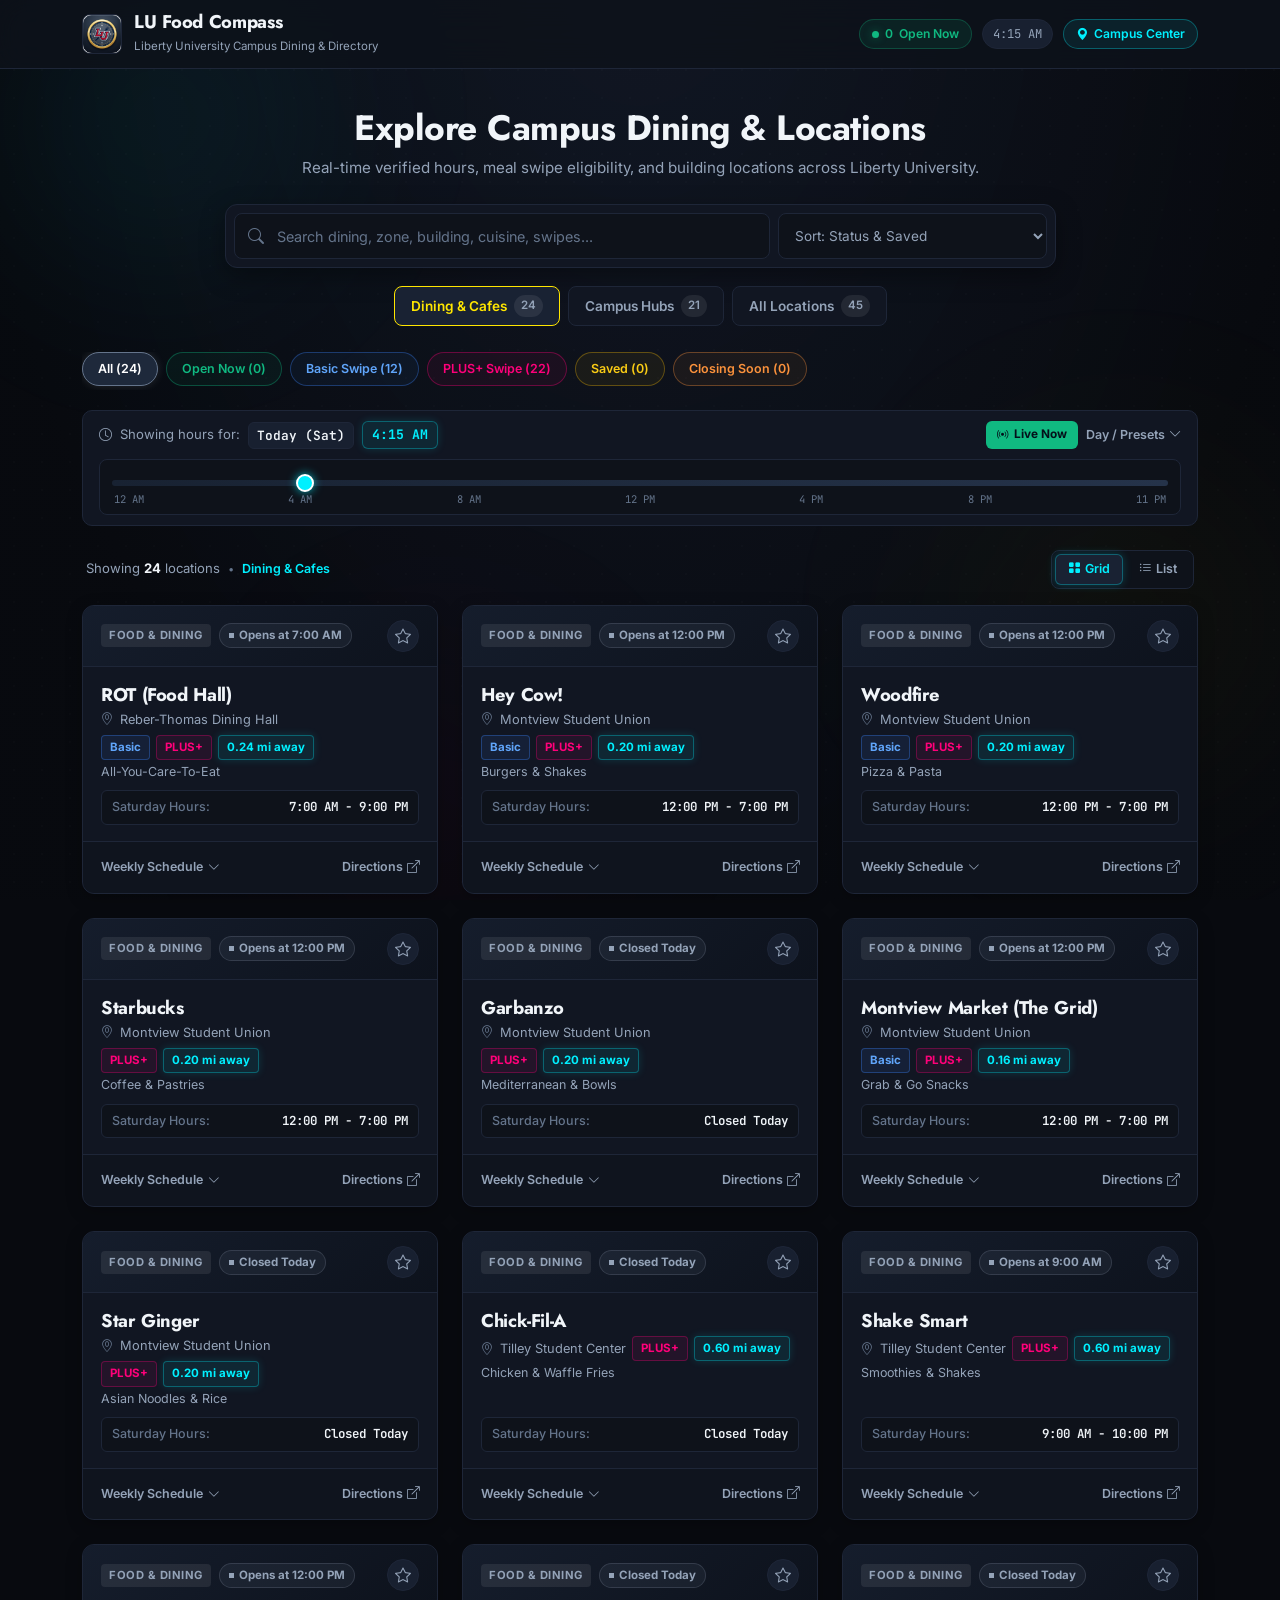
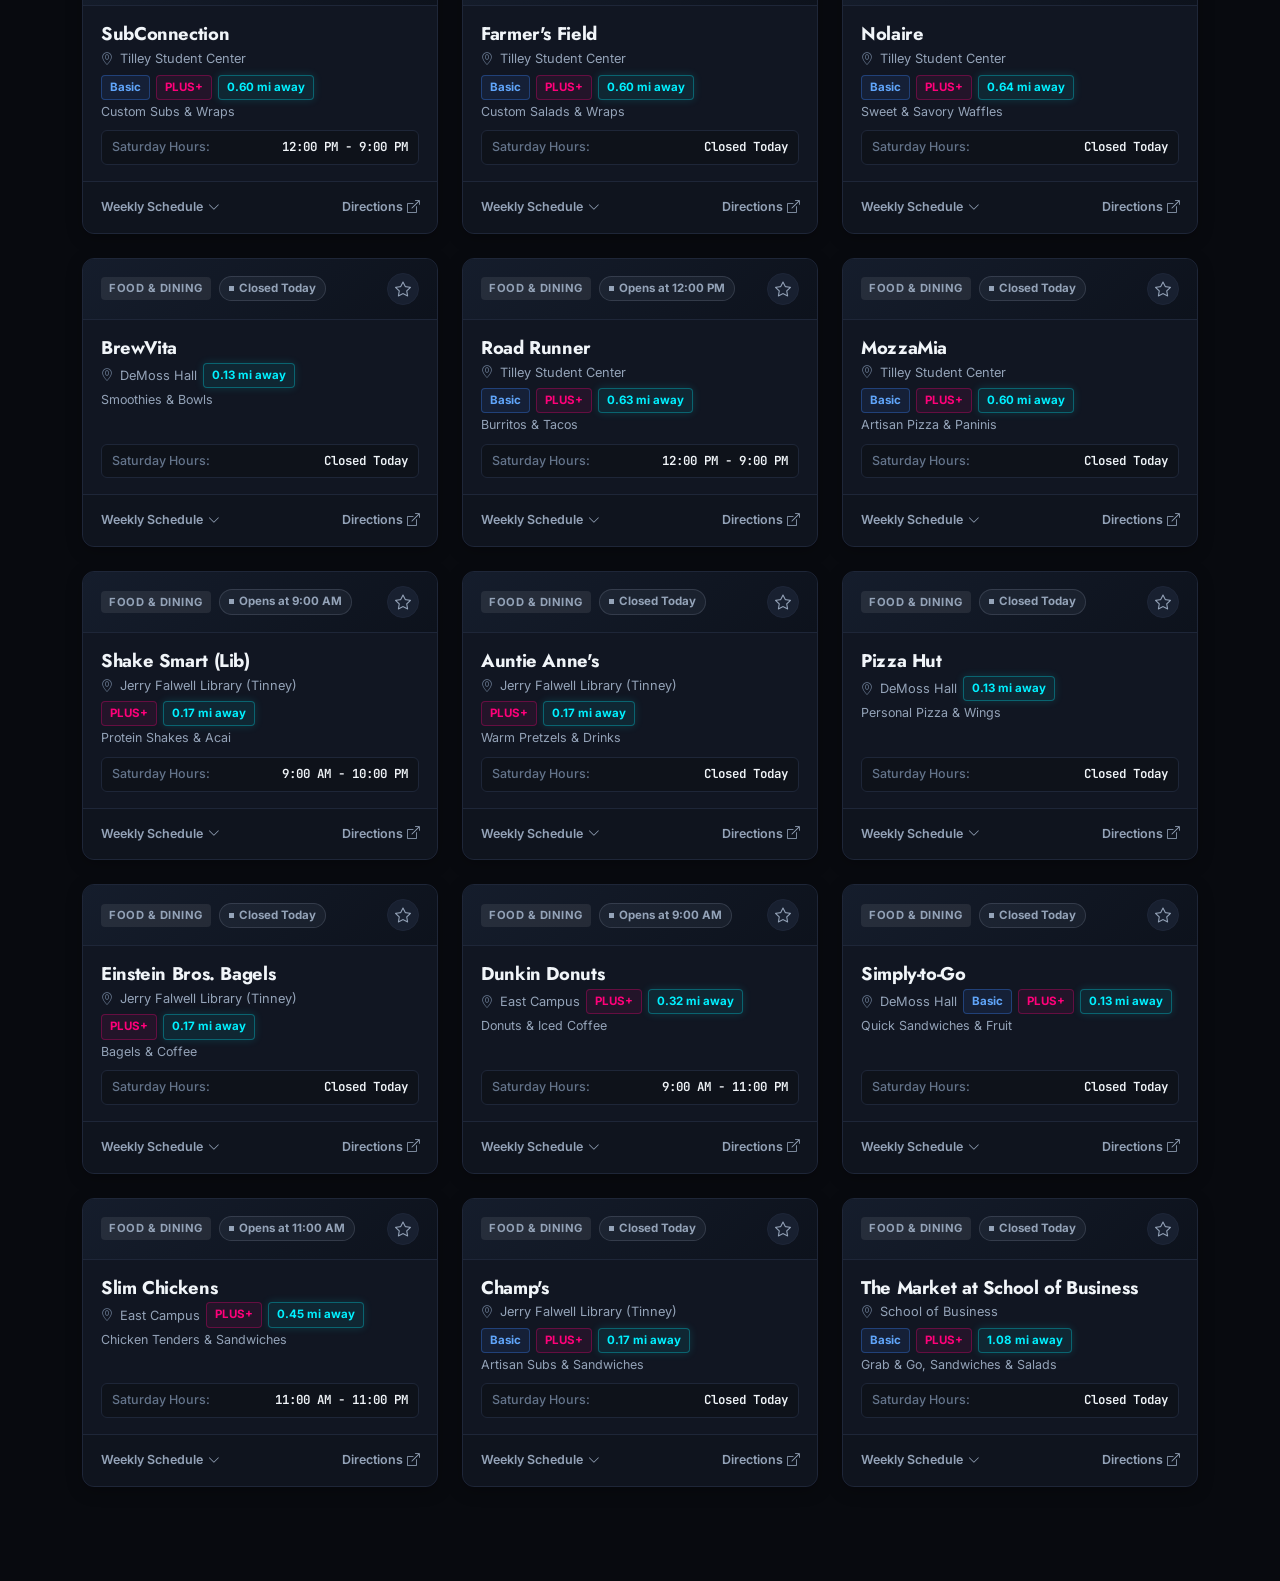
<file: index.html>
<!DOCTYPE html>
<html lang="en">
<head>
  <meta charset="UTF-8">
  <meta name="viewport" content="width=device-width, initial-scale=1.0, maximum-scale=1.0, user-scalable=no, viewport-fit=cover">
  <meta name="apple-mobile-web-app-capable" content="yes">
  <meta name="mobile-web-app-capable" content="yes">
  <meta name="apple-mobile-web-app-status-bar-style" content="black-translucent">
  <meta name="apple-mobile-web-app-title" content="LU Food Compass">
  <meta name="application-name" content="LU Food Compass">
  <meta name="theme-color" content="#080a0f">
  <title>LU Food Compass • Liberty University Campus Dining & Directory</title>

  <!-- iOS / Mobile App Icons & Manifest -->
  <link rel="apple-touch-icon" href="apple-touch-icon.png">
  <link rel="apple-touch-icon" sizes="180x180" href="apple-touch-icon.png">
  <link rel="icon" type="image/png" sizes="32x32" href="favicon-32x32.png">
  <link rel="icon" type="image/png" sizes="16x16" href="favicon-16x16.png">
  <link rel="manifest" href="manifest.json">

  <!-- Google Fonts: Jost (Headings), Inter (Body), JetBrains Mono (Hours/Data) -->
  <link rel="preconnect" href="https://fonts.googleapis.com">
  <link rel="preconnect" href="https://fonts.gstatic.com" crossorigin>
  <link href="https://fonts.googleapis.com/css2?family=Inter:wght@400;500;600;700&family=Jost:wght@500;600;700;800&family=JetBrains+Mono:wght@400;500;600&display=swap" rel="stylesheet">

  <!-- Official Bootstrap 5.3 & Bootstrap Icons -->
  <link rel="stylesheet" href="https://cdn.jsdelivr.net/npm/bootstrap@5.3.3/dist/css/bootstrap.min.css">
  <link rel="stylesheet" href="https://cdn.jsdelivr.net/npm/bootstrap-icons@1.11.3/font/bootstrap-icons.min.css">

  <style>
    /* ==========================================================================
       Forge OGs Campus Directory • Human-Crafted Edition
       Color Theme: Refined Dark Slate with Subtle Neon Accents
       Zero Emoji Clutter • Gentle Atmospheric Parallax Depth
       ========================================================================== */
    :root {
      /* Theme Base */
      --body-bg: #080a0f;
      --card-bg: #111622;
      --card-bg-hover: #161d2d;
      --surface-subtle: #182030;
      --input-bg: #0e121a;

      --border-subtle: #1e2638;
      --border-medium: #2c3850;
      --border-focus: #00f0ff;

      /* Typography */
      --text-main: #f1f5f9;
      --text-muted: #94a3b8;
      --text-dim: #64748b;

      /* Restrained Accents */
      --neon-yellow: #ffe600;
      --neon-yellow-bg: rgba(255, 230, 0, 0.08);
      --neon-yellow-border: rgba(255, 230, 0, 0.30);

      --neon-cyan: #00f0ff;
      --neon-cyan-bg: rgba(0, 240, 255, 0.08);
      --neon-cyan-border: rgba(0, 240, 255, 0.30);

      --neon-pink: #ff007a;
      --neon-pink-bg: rgba(255, 0, 122, 0.08);
      --neon-pink-border: rgba(255, 0, 122, 0.30);

      /* Polite Status Indicators */
      --status-open: #10b981;
      --status-open-bg: rgba(16, 185, 129, 0.10);
      --status-open-border: rgba(16, 185, 129, 0.28);

      --status-warning: #f59e0b;
      --status-warning-bg: rgba(245, 158, 11, 0.10);
      --status-warning-border: rgba(245, 158, 11, 0.28);

      --status-closed: #94a3b8;
      --status-closed-bg: rgba(148, 163, 184, 0.08);
      --status-closed-border: rgba(148, 163, 184, 0.20);
    }

    * {
      box-sizing: border-box;
      margin: 0;
      padding: 0;
    }

    body {
      background-color: var(--body-bg);
      color: var(--text-main);
      font-family: 'Inter', -apple-system, BlinkMacSystemFont, sans-serif;
      min-height: 100vh;
      padding-bottom: 70px;
      -webkit-font-smoothing: antialiased;
      overflow-x: hidden;
      position: relative;
    }

    h1, h2, h3, h4, h5, h6 {
      font-family: 'Jost', sans-serif;
      color: var(--text-main);
      font-weight: 700;
      letter-spacing: -0.02em;
    }

    a {
      text-decoration: none;
      transition: all 0.2s cubic-bezier(0.16, 1, 0.3, 1);
    }

    button {
      transition: all 0.2s cubic-bezier(0.16, 1, 0.3, 1);
    }

    button:active {
      transform: scale(0.98);
    }

    /* ==========================================================================
       Ambient Atmospheric Background (Subtle Parallax & Noise Mesh)
       ========================================================================== */
    .ambient-backdrop {
      position: fixed;
      inset: 0;
      pointer-events: none;
      z-index: -1;
      overflow: hidden;
    }

    .ambient-mesh {
      position: absolute;
      inset: 0;
      background: radial-gradient(ellipse at 50% -10%, rgba(26, 36, 56, 0.55) 0%, rgba(8, 10, 15, 0.98) 75%);
    }

    .ambient-glow {
      position: absolute;
      border-radius: 50%;
      pointer-events: none;
      will-change: transform;
    }

    .glow-cyan {
      top: -120px;
      left: -80px;
      width: 480px;
      height: 480px;
      background: radial-gradient(circle, rgba(0, 240, 255, 0.08) 0%, transparent 70%);
      filter: blur(80px);
    }

    .glow-amber {
      top: 40%;
      right: -100px;
      width: 520px;
      height: 520px;
      background: radial-gradient(circle, rgba(255, 230, 0, 0.05) 0%, transparent 70%);
      filter: blur(90px);
    }

    .glow-pink {
      bottom: -150px;
      left: 15%;
      width: 500px;
      height: 500px;
      background: radial-gradient(circle, rgba(255, 0, 122, 0.04) 0%, transparent 70%);
      filter: blur(85px);
    }

    .ambient-grain {
      position: absolute;
      inset: 0;
      background-image: radial-gradient(rgba(255, 255, 255, 0.04) 1px, transparent 1px);
      background-size: 28px 28px;
      opacity: 0.4;
    }

    /* Test Notice Bar */
    .test-version-bar {
      background: #0d1118;
      border-bottom: 1px solid var(--border-subtle);
      padding: 7px 16px;
      font-size: 0.74rem;
      color: var(--text-muted);
      display: flex;
      align-items: center;
      justify-content: space-between;
    }

    .test-badge {
      background: var(--neon-cyan);
      color: #04101a;
      font-weight: 800;
      font-size: 0.65rem;
      padding: 2px 7px;
      border-radius: 4px;
      margin-right: 8px;
      letter-spacing: 0.5px;
    }

    /* Top Navigation Header */
    .app-header {
      background: rgba(14, 18, 27, 0.85);
      backdrop-filter: blur(16px);
      -webkit-backdrop-filter: blur(16px);
      border-bottom: 1px solid var(--border-subtle);
      position: sticky;
      top: 0;
      z-index: 1000;
      padding: 12px 0;
    }

    .brand-link {
      display: flex;
      align-items: center;
      gap: 12px;
      text-decoration: none;
    }

    .brand-logo-img {
      width: 40px;
      height: 40px;
      border-radius: 8px;
      object-fit: cover;
      border: 1px solid var(--border-subtle);
      background: #111622;
    }

    .brand-title-wrap h1 {
      font-size: 1.15rem;
      margin: 0;
      color: var(--text-main);
      line-height: 1.1;
      letter-spacing: -0.3px;
    }

    .brand-title-wrap span {
      font-size: 0.72rem;
      color: var(--text-muted);
    }

    .header-tools {
      display: flex;
      align-items: center;
      gap: 10px;
    }

    .open-status-chip {
      display: inline-flex;
      align-items: center;
      gap: 6px;
      font-size: 0.76rem;
      font-weight: 600;
      color: var(--status-open);
      background: var(--status-open-bg);
      border: 1px solid var(--status-open-border);
      padding: 5px 12px;
      border-radius: 50px;
    }

    .status-live-dot {
      width: 7px;
      height: 7px;
      border-radius: 50%;
      background: var(--status-open);
      box-shadow: 0 0 8px rgba(16, 185, 129, 0.4);
    }

    .header-clock-pill {
      font-family: 'JetBrains Mono', monospace;
      font-size: 0.76rem;
      color: var(--text-muted);
      background: var(--surface-subtle);
      border: 1px solid var(--border-subtle);
      padding: 5px 10px;
      border-radius: 50px;
    }

    .btn-gps-locator {
      display: inline-flex;
      align-items: center;
      gap: 6px;
      font-size: 0.76rem;
      font-weight: 600;
      color: var(--text-muted);
      background: var(--surface-subtle);
      border: 1px solid var(--border-subtle);
      padding: 5px 12px;
      border-radius: 50px;
      cursor: pointer;
      transition: all 0.2s;
    }

    .btn-gps-locator:hover {
      color: var(--text-main);
      border-color: var(--border-medium);
    }

    .btn-gps-locator.active {
      color: var(--neon-cyan);
      background: var(--neon-cyan-bg);
      border-color: var(--neon-cyan-border);
    }

    /* Hero & Search Section */
    .hero-container {
      padding: 38px 0 26px;
      position: relative;
    }

    .hero-heading {
      font-size: 2.2rem;
      letter-spacing: -0.5px;
      margin-bottom: 8px;
    }

    .hero-caption {
      font-size: 0.95rem;
      color: var(--text-muted);
      margin-bottom: 24px;
    }

    /* Search Box */
    .search-panel {
      background: var(--card-bg);
      border: 1px solid var(--border-subtle);
      border-radius: 12px;
      padding: 8px;
      display: flex;
      align-items: center;
      gap: 8px;
      box-shadow: 0 8px 24px rgba(0, 0, 0, 0.35);
    }

    .search-input-wrap {
      flex: 2;
      position: relative;
      display: flex;
      align-items: center;
    }

    .search-input-wrap i {
      position: absolute;
      left: 14px;
      color: var(--text-dim);
      font-size: 1rem;
    }

    .search-input-field {
      width: 100%;
      height: 46px;
      background: var(--input-bg);
      border: 1px solid var(--border-subtle);
      border-radius: 8px;
      padding: 0 36px 0 42px;
      color: var(--text-main);
      font-size: 0.9rem;
      outline: none;
      transition: border-color 0.2s;
    }

    .search-input-field:focus {
      border-color: var(--border-focus);
    }

    .search-input-field::placeholder {
      color: var(--text-dim);
    }

    .btn-clear-search {
      position: absolute;
      right: 12px;
      background: none;
      border: none;
      color: var(--text-dim);
      font-size: 1.1rem;
      cursor: pointer;
      display: none;
    }

    .search-select-wrap {
      flex: 1;
      min-width: 170px;
    }

    .sort-select-dropdown {
      width: 100%;
      height: 46px;
      background: var(--input-bg);
      border: 1px solid var(--border-subtle);
      border-radius: 8px;
      padding: 0 12px;
      color: var(--text-muted);
      font-size: 0.85rem;
      outline: none;
      cursor: pointer;
    }

    .btn-search-submit {
      height: 46px;
      background: var(--neon-cyan);
      color: #04101a;
      font-weight: 700;
      font-size: 0.88rem;
      border: none;
      border-radius: 8px;
      padding: 0 20px;
      display: inline-flex;
      align-items: center;
      gap: 6px;
      cursor: pointer;
      transition: all 0.2s;
    }

    .btn-search-submit:hover {
      filter: brightness(1.1);
    }

    
    /* Segmented Navigation Tabs */
    .category-tabs-rail {
      display: flex;
      align-items: center;
      justify-content: center;
      gap: 8px;
      margin-top: 18px;
      width: 100%;
    }

    .category-tab-btn {
      white-space: nowrap;
      display: inline-flex;
      align-items: center;
      justify-content: center;
      gap: 7px;
      padding: 8px 16px;
      font-size: 0.85rem;
      font-weight: 600;
      color: var(--text-muted);
      background: var(--card-bg);
      border: 1px solid var(--border-subtle);
      border-radius: 8px;
      cursor: pointer;
      transition: all 0.2s;
    }

    .category-tab-btn:hover {
      color: var(--text-main);
      border-color: var(--border-medium);
    }

    .category-tab-btn.active {
      color: #ffffff;
      background: #192233;
      border-color: #3b4b6d;
    }

    .category-tab-btn[data-mode="dining"].active {
      border-color: var(--neon-yellow);
      color: var(--neon-yellow);
    }

    .category-tab-btn[data-mode="campus"].active {
      border-color: var(--neon-cyan);
      color: var(--neon-cyan);
    }

    .category-tab-btn[data-mode="all"].active {
      border-color: var(--neon-pink);
      color: var(--neon-pink);
    }

    .tab-pill-count {
      font-size: 0.72rem;
      padding: 2px 7px;
      border-radius: 50px;
      background: rgba(255, 255, 255, 0.08);
      color: var(--text-muted);
    }

    /* View Switcher Pill Controls */
    .view-switcher-pill-group {
      display: inline-flex;
      align-items: center;
      background: var(--input-bg);
      border: 1px solid var(--border-subtle);
      border-radius: 8px;
      padding: 3px;
      gap: 3px;
    }

    .view-switch-btn {
      background: none;
      border: 1px solid transparent;
      color: var(--text-muted);
      font-size: 0.78rem;
      font-weight: 600;
      padding: 5px 12px;
      border-radius: 6px;
      cursor: pointer;
      display: inline-flex;
      align-items: center;
      gap: 5px;
      transition: all 0.15s ease;
      white-space: nowrap;
    }

    .view-switch-btn:hover {
      color: var(--text-main);
    }

    .view-switch-btn.active {
      background: #192233;
      color: var(--neon-cyan);
      border-color: var(--neon-cyan-border);
      box-shadow: 0 0 10px rgba(0, 240, 255, 0.2);
    }

    /* Neon Cyan Distance Badge (Inline with Swipe Tags) */
    .badge-distance-tag {
      font-size: 0.72rem;
      font-weight: 700;
      color: var(--neon-cyan);
      background: var(--neon-cyan-bg);
      border: 1px solid var(--neon-cyan-border);
      padding: 3px 8px;
      border-radius: 4px;
      display: inline-flex;
      align-items: center;
      gap: 4px;
      text-decoration: none;
      cursor: pointer;
      transition: all 0.2s;
      box-shadow: 0 0 8px rgba(0, 240, 255, 0.15);
      white-space: nowrap;
    }

    .badge-distance-tag:hover {
      background: rgba(0, 240, 255, 0.22);
      border-color: var(--neon-cyan);
      color: #ffffff;
      box-shadow: 0 0 12px rgba(0, 240, 255, 0.4);
    }

    .badge-distance-tag.badge-distance-prompt {
      opacity: 0.88;
    }

    .badge-distance-tag.badge-distance-prompt:hover {
      opacity: 1;
    }

    /* Consolidated Interactive Time Display Box */
    .time-display-interactive {
      position: relative;
      font-family: 'JetBrains Mono', monospace;
      font-weight: 700;
      color: var(--neon-cyan);
      background: var(--neon-cyan-bg);
      border: 1px solid var(--neon-cyan-border);
      padding: 3px 9px;
      border-radius: 6px;
      font-size: 0.82rem;
      cursor: pointer;
      display: inline-flex;
      align-items: center;
      gap: 4px;
      transition: all 0.2s ease;
      box-shadow: 0 0 8px rgba(0, 240, 255, 0.15);
      margin: 0;
    }

    .time-display-interactive:hover {
      background: rgba(0, 240, 255, 0.18);
      border-color: var(--neon-cyan);
      color: #ffffff;
      box-shadow: 0 0 12px rgba(0, 240, 255, 0.35);
    }

    .custom-time-hidden-picker {
      position: absolute;
      inset: 0;
      width: 100%;
      height: 100%;
      opacity: 0;
      cursor: pointer;
      border: none;
      background: transparent;
      z-index: 2;
    }

    /* Minimalist Time Slider Track */
    .time-slider-wrapper {
      margin-top: 10px;
      padding: 8px 12px 6px;
      background: var(--input-bg);
      border: 1px solid var(--border-subtle);
      border-radius: 8px;
    }

    .minimal-time-slider {
      -webkit-appearance: none;
      appearance: none;
      width: 100%;
      height: 6px;
      border-radius: 3px;
      background: linear-gradient(90deg, #182232 0%, #25334a 100%);
      outline: none;
      cursor: pointer;
      margin: 8px 0 6px;
    }

    .minimal-time-slider::-webkit-slider-thumb {
      -webkit-appearance: none;
      appearance: none;
      width: 18px;
      height: 18px;
      border-radius: 50%;
      background: var(--neon-cyan);
      border: 2px solid #ffffff;
      box-shadow: 0 0 10px rgba(0, 240, 255, 0.7);
      cursor: pointer;
      transition: transform 0.15s ease, box-shadow 0.15s ease;
    }

    .minimal-time-slider::-webkit-slider-thumb:hover,
    .minimal-time-slider::-webkit-slider-thumb:active {
      transform: scale(1.25);
      box-shadow: 0 0 16px rgba(0, 240, 255, 0.9);
    }

    .minimal-time-slider::-moz-range-thumb {
      width: 18px;
      height: 18px;
      border-radius: 50%;
      background: var(--neon-cyan);
      border: 2px solid #ffffff;
      box-shadow: 0 0 10px rgba(0, 240, 255, 0.7);
      cursor: pointer;
    }

    .timeline-ticks-rail {
      display: flex;
      justify-content: space-between;
      font-size: 0.66rem;
      font-family: 'JetBrains Mono', monospace;
      color: var(--text-dim);
      padding: 0 2px;
    }

    /* ==========================================================================
       Super Duper Condensed List View (High Density Mobile & Desktop)
       ========================================================================== */
    #directoryCardGrid.list-view {
      display: flex !important;
      flex-direction: column !important;
      gap: 6px !important;
    }

    #directoryCardGrid.list-view .spot-col {
      flex: 0 0 100% !important;
      max-width: 100% !important;
      margin-bottom: 0 !important;
      padding: 0 !important;
    }

    #directoryCardGrid.list-view .directory-card {
      border-radius: 8px !important;
      background: var(--card-bg) !important;
      border: 1px solid var(--border-subtle) !important;
      box-shadow: 0 2px 6px rgba(0, 0, 0, 0.2) !important;
      display: flex !important;
      flex-direction: column !important;
      height: auto !important;
      transition: all 0.15s ease !important;
    }

    #directoryCardGrid.list-view .directory-card:hover {
      transform: none !important;
      border-color: var(--border-medium) !important;
      background: var(--card-bg-hover) !important;
    }

    #directoryCardGrid.list-view .card-top-bar {
      display: none !important;
    }

    #directoryCardGrid.list-view .card-body-content {
      padding: 8px 12px !important;
      display: flex !important;
      flex-direction: row !important;
      align-items: center !important;
      justify-content: space-between !important;
      gap: 10px !important;
    }

    .list-row-main-col {
      display: flex;
      flex-direction: column;
      gap: 3px;
      min-width: 0;
      flex: 1;
    }

    .list-title-row {
      display: flex;
      align-items: center;
      gap: 6px;
    }

    #directoryCardGrid.list-view .spot-heading {
      font-size: 0.94rem !important;
      font-weight: 700 !important;
      white-space: nowrap;
      overflow: hidden;
      text-overflow: ellipsis;
      margin: 0 !important;
    }

    .btn-fav-star-inline {
      display: none;
      background: none;
      border: none;
      color: var(--text-muted);
      cursor: pointer;
      font-size: 0.85rem;
      padding: 0;
      line-height: 1;
    }

    .btn-fav-star-inline.favorited {
      color: #eab308;
    }

    #directoryCardGrid.list-view .btn-fav-star-inline {
      display: inline-flex;
    }

    .list-sub-meta {
      display: flex;
      align-items: center;
      gap: 6px;
      font-size: 0.70rem;
      color: var(--text-muted);
      flex-wrap: wrap;
    }

    #directoryCardGrid.list-view .cuisine-description-text {
      display: none !important;
    }

    #directoryCardGrid.list-view .hours-info-strip {
      display: none !important;
    }

    .list-row-right-col {
      display: none;
      flex-direction: column;
      align-items: flex-end;
      gap: 3px;
      flex-shrink: 0;
    }

    #directoryCardGrid.list-view .list-row-right-col {
      display: flex !important;
    }

    #directoryCardGrid.list-view .status-badge-chip {
      font-size: 0.68rem !important;
      padding: 2px 7px !important;
      white-space: nowrap;
    }

    .list-today-hours-text {
      font-family: 'JetBrains Mono', monospace;
      font-size: 0.68rem;
      color: var(--text-muted);
      white-space: nowrap;
    }

    #directoryCardGrid.list-view .card-footer-actions {
      padding: 4px 12px 5px !important;
      border-top: 1px solid rgba(255, 255, 255, 0.04) !important;
      background: transparent !important;
    }

    #directoryCardGrid.list-view .btn-toggle-weekly,
    #directoryCardGrid.list-view .link-maps-directions {
      font-size: 0.70rem !important;
      padding: 0 !important;
    }

    /* Mobile Responsive Optimizations */
    @media (max-width: 600px) {
      .category-tabs-rail {
        display: grid !important;
        grid-template-columns: 1fr 1fr 1fr !important;
        gap: 5px !important;
        margin-top: 12px !important;
        padding: 0 !important;
        width: 100% !important;
      }
      .category-tab-btn {
        padding: 8px 3px !important;
        font-size: 0.70rem !important;
        font-weight: 600 !important;
        gap: 4px !important;
        justify-content: center !important;
        text-align: center !important;
        min-width: 0 !important;
        width: 100% !important;
      }
      .category-tab-btn span:first-of-type {
        white-space: nowrap !important;
        overflow: hidden !important;
        text-overflow: ellipsis !important;
      }
      .category-tab-btn i {
        font-size: 0.76rem !important;
      }
      .tab-pill-count {
        padding: 1px 4px !important;
        font-size: 0.60rem !important;
        margin-left: 2px !important;
      }
      .search-panel {
        gap: 6px !important;
      }
      .search-controls-subrow {
        display: flex;
        gap: 6px;
        width: 100%;
      }
      .search-select-wrap {
        flex: 1;
        min-width: 0;
      }
      .btn-view-toggle {
        padding: 0 10px;
      }
      .directory-view-control-bar {
        flex-direction: column;
        align-items: flex-start !important;
        gap: 8px;
      }
      .directory-view-control-bar .view-switcher-pill-group {
        align-self: flex-end;
      }
    }

    /* Filter Chips Rail */
    .filter-chips-rail {
      display: flex;
      align-items: center;
      gap: 8px;
      margin-bottom: 20px;
      overflow-x: auto;
      scrollbar-width: none;
      padding-bottom: 4px;
    }

    .filter-chips-rail::-webkit-scrollbar {
      display: none;
    }

    .filter-chip-btn {
      white-space: nowrap;
      display: inline-flex;
      align-items: center;
      justify-content: center;
      padding: 7px 15px;
      font-size: 0.78rem;
      font-weight: 600;
      border-radius: 50px;
      cursor: pointer;
      transition: all 0.2s ease;
      background: var(--card-bg);
      border: 1px solid var(--border-subtle);
      color: var(--text-muted);
    }

    /* All Filter */
    .filter-chip-btn.chip-all {
      border-color: #26334a;
      color: var(--text-main);
    }
    .filter-chip-btn.chip-all:hover {
      border-color: #475569;
      background: #182030;
    }
    .filter-chip-btn.chip-all.active {
      background: #1e293b;
      color: #ffffff;
      border-color: #64748b;
      box-shadow: 0 0 10px rgba(255, 255, 255, 0.12);
    }

    /* Open Now (Emerald Green) */
    .filter-chip-btn.chip-open {
      color: #10b981;
      border-color: rgba(16, 185, 129, 0.35);
      background: rgba(16, 185, 129, 0.06);
    }
    .filter-chip-btn.chip-open:hover {
      background: rgba(16, 185, 129, 0.14);
      border-color: #10b981;
      color: #34d399;
    }
    .filter-chip-btn.chip-open.active {
      background: #10b981;
      color: #04101a;
      border-color: #10b981;
      box-shadow: 0 0 12px rgba(16, 185, 129, 0.4);
    }

    /* Basic Swipe (Electric Royal Blue) */
    .filter-chip-btn.chip-basic {
      color: #60a5fa;
      border-color: rgba(59, 130, 246, 0.35);
      background: rgba(59, 130, 246, 0.06);
    }
    .filter-chip-btn.chip-basic:hover {
      background: rgba(59, 130, 246, 0.14);
      border-color: #3b82f6;
      color: #93c5fd;
    }
    .filter-chip-btn.chip-basic.active {
      background: #3b82f6;
      color: #ffffff;
      border-color: #3b82f6;
      box-shadow: 0 0 12px rgba(59, 130, 246, 0.45);
    }

    /* PLUS+ Swipe (Neon Pink) */
    .filter-chip-btn.chip-plus {
      color: var(--neon-pink);
      border-color: rgba(255, 0, 122, 0.35);
      background: rgba(255, 0, 122, 0.06);
    }
    .filter-chip-btn.chip-plus:hover {
      background: rgba(255, 0, 122, 0.14);
      border-color: var(--neon-pink);
      color: #ff66b2;
    }
    .filter-chip-btn.chip-plus.active {
      background: var(--neon-pink);
      color: #ffffff;
      border-color: var(--neon-pink);
      box-shadow: 0 0 12px rgba(255, 0, 122, 0.4);
    }

    /* Saved / Favorites (Warm Star Amber / Gold matching the star icon) */
    .filter-chip-btn.chip-saved {
      color: #facc15;
      border-color: rgba(234, 179, 8, 0.35);
      background: rgba(234, 179, 8, 0.06);
    }
    .filter-chip-btn.chip-saved:hover {
      background: rgba(234, 179, 8, 0.14);
      border-color: #eab308;
      color: #fef08a;
    }
    .filter-chip-btn.chip-saved.active {
      background: #eab308;
      color: #04101a;
      border-color: #eab308;
      box-shadow: 0 0 12px rgba(234, 179, 8, 0.45);
    }

    /* Closing Soon (Coral Orange) */
    .filter-chip-btn.chip-warning {
      color: #fb923c;
      border-color: rgba(251, 146, 60, 0.35);
      background: rgba(251, 146, 60, 0.06);
    }
    .filter-chip-btn.chip-warning:hover {
      background: rgba(251, 146, 60, 0.14);
      border-color: #fb923c;
      color: #fdba74;
    }
    .filter-chip-btn.chip-warning.active {
      background: #fb923c;
      color: #04101a;
      border-color: #fb923c;
      box-shadow: 0 0 12px rgba(251, 146, 60, 0.4);
    }

    /* Human Time Inspector Bar */
    .time-inspector-card {
      background: var(--card-bg);
      border: 1px solid var(--border-subtle);
      border-radius: 10px;
      padding: 10px 16px;
      margin-bottom: 24px;
    }

    .time-bar-header {
      display: flex;
      align-items: center;
      justify-content: space-between;
      gap: 12px;
    }

    .time-bar-info {
      display: flex;
      align-items: center;
      gap: 8px;
      font-size: 0.82rem;
      color: var(--text-muted);
      flex-wrap: wrap;
    }

    .time-display-pill {
      font-family: 'JetBrains Mono', monospace;
      font-weight: 600;
      color: var(--text-main);
      background: var(--surface-subtle);
      border: 1px solid var(--border-subtle);
      padding: 3px 8px;
      border-radius: 6px;
      font-size: 0.8rem;
    }

    .time-bar-actions {
      display: flex;
      align-items: center;
      gap: 8px;
    }

    .btn-live-toggle {
      font-size: 0.74rem;
      font-weight: 700;
      color: var(--status-open);
      background: var(--status-open-bg);
      border: 1px solid var(--status-open-border);
      padding: 4px 10px;
      border-radius: 6px;
      cursor: pointer;
      display: inline-flex;
      align-items: center;
      gap: 5px;
      transition: all 0.2s;
    }

    .btn-live-toggle.active {
      background: var(--status-open);
      color: #04101a;
    }

    .btn-adjust-drawer-toggle {
      background: none;
      border: none;
      color: var(--text-muted);
      font-size: 0.78rem;
      font-weight: 600;
      cursor: pointer;
      display: flex;
      align-items: center;
      gap: 4px;
    }

    .time-drawer-panel {
      display: none;
      margin-top: 12px;
      padding-top: 12px;
      border-top: 1px solid var(--border-subtle);
      flex-direction: column;
      gap: 12px;
    }

    .time-drawer-panel.open {
      display: flex;
    }

    .days-picker-grid {
      display: grid;
      grid-template-columns: repeat(7, 1fr);
      gap: 4px;
    }

    .day-selector-btn {
      padding: 8px 2px;
      text-align: center;
      font-size: 0.75rem;
      font-weight: 600;
      color: var(--text-muted);
      background: var(--input-bg);
      border: 1px solid var(--border-subtle);
      border-radius: 6px;
      cursor: pointer;
      transition: all 0.2s;
    }

    .day-selector-btn:hover {
      color: var(--text-main);
      border-color: var(--border-medium);
    }

    .day-selector-btn.active {
      background: #192233;
      color: #ffffff;
      border-color: var(--border-medium);
    }

    .time-presets-strip {
      display: flex;
      align-items: center;
      justify-content: space-between;
      flex-wrap: wrap;
      gap: 8px;
    }

    .preset-chips-wrap {
      display: flex;
      align-items: center;
      gap: 6px;
      flex-wrap: wrap;
    }

    .preset-pill {
      padding: 4px 10px;
      font-size: 0.74rem;
      color: var(--text-muted);
      background: var(--input-bg);
      border: 1px solid var(--border-subtle);
      border-radius: 6px;
      cursor: pointer;
      transition: all 0.2s;
    }

    .preset-pill:hover {
      background: var(--surface-subtle);
      color: var(--text-main);
    }

    .time-input-field {
      height: 32px;
      background: var(--input-bg);
      border: 1px solid var(--border-subtle);
      color: var(--text-main);
      border-radius: 6px;
      padding: 0 8px;
      font-size: 0.78rem;
      font-family: 'JetBrains Mono', monospace;
    }

    /* Directory Listing Cards (.properties__card) */
    .spot-col {
      margin-bottom: 24px;
    }

    .directory-card {
      background: var(--card-bg);
      border: 1px solid var(--border-subtle);
      border-radius: 12px;
      transition: transform 0.25s cubic-bezier(0.16, 1, 0.3, 1), border-color 0.25s ease, box-shadow 0.25s ease;
      overflow: hidden;
      display: flex;
      flex-direction: column;
      height: 100%;
      box-shadow: 0 4px 16px rgba(0, 0, 0, 0.25);
    }

    .directory-card:hover {
      transform: translateY(-3px);
      border-color: var(--border-medium);
      box-shadow: 0 10px 28px rgba(0, 0, 0, 0.45);
    }

    /* Card Top Header */
    .card-top-bar {
      position: relative;
      background: linear-gradient(135deg, #151d2c 0%, #0d121c 100%);
      border-bottom: 1px solid var(--border-subtle);
      padding: 14px 18px;
      display: flex;
      align-items: center;
      justify-content: space-between;
    }

    .card-top-left {
      display: flex;
      align-items: center;
      gap: 8px;
    }

    .category-tag {
      font-size: 0.7rem;
      font-weight: 700;
      letter-spacing: 0.5px;
      text-transform: uppercase;
      padding: 3px 8px;
      border-radius: 4px;
      background: rgba(255, 255, 255, 0.08);
      color: var(--text-muted);
    }

    .status-badge-chip {
      display: inline-flex;
      align-items: center;
      gap: 5px;
      font-size: 0.72rem;
      font-weight: 700;
      padding: 3px 9px;
      border-radius: 50px;
    }

    .status-badge-chip.open {
      color: var(--status-open);
      background: var(--status-open-bg);
      border: 1px solid var(--status-open-border);
    }

    .status-badge-chip.warning {
      color: var(--status-warning);
      background: var(--status-warning-bg);
      border: 1px solid var(--status-warning-border);
    }

    .status-badge-chip.closed {
      color: var(--status-closed);
      background: var(--status-closed-bg);
      border: 1px solid var(--status-closed-border);
    }

    .btn-fav-star {
      background: var(--surface-subtle);
      border: 1px solid var(--border-subtle);
      color: var(--text-muted);
      width: 32px;
      height: 32px;
      border-radius: 50%;
      display: inline-flex;
      align-items: center;
      justify-content: center;
      cursor: pointer;
      transition: all 0.2s ease;
    }

    .btn-fav-star:hover {
      color: #eab308;
      border-color: #eab308;
      transform: scale(1.1);
    }

    .btn-fav-star.favorited {
      color: #eab308;
      background: rgba(234, 179, 8, 0.15);
      border-color: rgba(234, 179, 8, 0.4);
    }

    /* Card Content Body */
    .card-body-content {
      padding: 16px 18px;
      flex: 1;
      display: flex;
      flex-direction: column;
      gap: 10px;
    }

    .spot-heading {
      font-size: 1.15rem;
      font-weight: 700;
      margin: 0;
      line-height: 1.3;
    }

    .spot-heading a {
      color: var(--text-main);
    }

    .spot-heading a:hover {
      color: var(--neon-cyan);
    }

    .spot-location-meta {
      display: flex;
      align-items: center;
      gap: 6px;
      font-size: 0.8rem;
      color: var(--text-muted);
    }

    .spot-location-meta i {
      color: var(--text-dim);
    }

    .distance-pill-badge {
      font-size: 0.72rem;
      font-weight: 600;
      color: var(--neon-cyan);
      background: var(--neon-cyan-bg);
      border: 1px solid var(--neon-cyan-border);
      padding: 1px 7px;
      border-radius: 50px;
    }

    .swipes-container {
      display: flex;
      align-items: center;
      gap: 6px;
      flex-wrap: wrap;
    }

    .badge-basic-tag {
      font-size: 0.72rem;
      font-weight: 700;
      color: #60a5fa;
      background: rgba(59, 130, 246, 0.10);
      border: 1px solid rgba(59, 130, 246, 0.35);
      padding: 3px 8px;
      border-radius: 4px;
      display: inline-flex;
      align-items: center;
      gap: 4px;
    }

    .badge-plus-tag {
      font-size: 0.72rem;
      font-weight: 700;
      color: var(--neon-pink);
      background: var(--neon-pink-bg);
      border: 1px solid var(--neon-pink-border);
      padding: 3px 8px;
      border-radius: 4px;
      display: inline-flex;
      align-items: center;
      gap: 4px;
    }

    .cuisine-description-text {
      font-size: 0.78rem;
      color: var(--text-muted);
      line-height: 1.4;
    }

    .hours-info-strip {
      background: var(--input-bg);
      border: 1px solid var(--border-subtle);
      border-radius: 6px;
      padding: 7px 10px;
      display: flex;
      align-items: center;
      justify-content: space-between;
      font-size: 0.78rem;
    }

    .hours-info-label {
      color: var(--text-dim);
      font-weight: 500;
    }

    .hours-info-value {
      font-family: 'JetBrains Mono', monospace;
      font-weight: 600;
      color: var(--text-main);
    }

    /* Card Footer Actions */
    .card-footer-actions {
      padding: 12px 18px;
      border-top: 1px solid var(--border-subtle);
      background: rgba(14, 18, 26, 0.4);
      display: flex;
      align-items: center;
      justify-content: space-between;
      gap: 8px;
    }

    .btn-toggle-weekly {
      background: none;
      border: none;
      color: var(--text-muted);
      font-size: 0.78rem;
      font-weight: 600;
      cursor: pointer;
      display: flex;
      align-items: center;
      gap: 5px;
      padding: 4px 0;
      transition: color 0.2s;
    }

    .btn-toggle-weekly:hover {
      color: var(--text-main);
    }

    .btn-toggle-weekly i {
      transition: transform 0.2s ease;
      font-size: 0.75rem;
    }

    .btn-toggle-weekly[aria-expanded="true"] i {
      transform: rotate(180deg);
    }

    .link-maps-directions {
      color: var(--text-muted);
      font-size: 0.78rem;
      font-weight: 600;
      display: flex;
      align-items: center;
      gap: 4px;
    }

    .link-maps-directions:hover {
      color: var(--neon-cyan);
    }

    /* Weekly Schedule Drawer (Compact Side-by-Side 1-Line Format) */
    .weekly-schedule-tray {
      display: none;
      background: #090c12;
      border-top: 1px solid var(--border-subtle);
      padding: 6px 12px;
      flex-direction: column;
      gap: 2px;
    }

    .weekly-schedule-tray.open {
      display: flex;
    }

    .weekly-day-row {
      display: flex;
      flex-direction: row;
      align-items: center;
      justify-content: space-between;
      font-size: 0.74rem;
      padding: 4px 8px;
      border-radius: 4px;
      background: rgba(255, 255, 255, 0.02);
      border: 1px solid transparent;
      color: var(--text-muted);
      cursor: pointer;
      user-select: none;
      transition: background 0.12s ease, border-color 0.12s ease, color 0.12s ease;
    }

    .weekly-day-row:hover {
      background: rgba(0, 240, 255, 0.08);
      border-color: rgba(0, 240, 255, 0.25);
      color: var(--text-main);
    }

    .weekly-day-row.current-day-active {
      background: rgba(0, 240, 255, 0.12);
      border-color: rgba(0, 240, 255, 0.40);
      color: #ffffff;
      font-weight: 600;
    }

    .schedule-day-label {
      font-weight: 600;
      letter-spacing: 0.2px;
      flex-shrink: 0;
    }

    .schedule-time-text {
      font-family: 'JetBrains Mono', monospace;
      font-size: 0.72rem;
      color: var(--text-main);
      text-align: right;
      margin-left: 10px;
    }

    .weekly-day-row.current-day-active .schedule-time-text {
      color: #ffffff;
      font-weight: 600;
    }

    /* Search Match Highlighting */
    .search-match-highlight {
      background: rgba(255, 230, 0, 0.2);
      color: var(--neon-yellow);
      padding: 0 2px;
      border-radius: 2px;
    }

    /* Empty state */
    .empty-state-card {
      background: var(--card-bg);
      border: 1px solid var(--border-subtle);
      border-radius: 12px;
      padding: 48px 24px;
      text-align: center;
      margin-top: 16px;
    }

    .empty-state-card h4 {
      font-size: 1.15rem;
      margin-bottom: 8px;
    }

    .empty-state-card p {
      font-size: 0.85rem;
      color: var(--text-muted);
      margin: 0;
    }

    /* Toast Notification */
    .app-toast-box {
      position: fixed;
      bottom: 24px;
      left: 50%;
      transform: translateX(-50%) translateY(100px);
      background: #192233;
      color: #ffffff;
      border: 1px solid #2d3852;
      padding: 9px 18px;
      border-radius: 50px;
      font-size: 0.82rem;
      font-weight: 600;
      box-shadow: 0 8px 24px rgba(0, 0, 0, 0.5);
      opacity: 0;
      pointer-events: none;
      transition: all 0.25s cubic-bezier(0.16, 1, 0.3, 1);
      z-index: 2000;
    }

    .app-toast-box.show {
      transform: translateX(-50%) translateY(0);
      opacity: 1;
    }

    @media (max-width: 768px) {
      .hero-heading {
        font-size: 1.6rem;
      }
      .search-panel {
        flex-direction: column;
        align-items: stretch;
      }
      .btn-search-submit {
        width: 100%;
        justify-content: center;
      }
      .header-clock-pill {
        display: none;
      }
    }
  </style>
</head>
<body>

  <!-- Ambient Backdrop with Subtle Parallax Glow -->
  <div class="ambient-backdrop" aria-hidden="true">
    <div class="ambient-mesh"></div>
    <div class="ambient-glow glow-cyan" id="parallaxGlow1"></div>
    <div class="ambient-glow glow-amber" id="parallaxGlow2"></div>
    <div class="ambient-glow glow-pink" id="parallaxGlow3"></div>
    <div class="ambient-grain"></div>
  </div>



  <!-- Top App Navigation Header -->
  <header class="app-header">
    <div class="container">
      <div class="d-flex align-items-center justify-content-between">
        <a href="#" class="brand-link">
          <img src="logo.jpg" alt="LU Food Compass" class="brand-logo-img" onerror="this.style.display='none'">
          <div class="brand-title-wrap">
            <h1>LU Food Compass</h1>
            <span>Liberty University Campus Dining & Directory</span>
          </div>
        </a>
        <div class="header-tools">
          <div class="open-status-chip" id="openStatusChip">
            <span class="status-live-dot"></span>
            <span id="headerOpenSpotsCount">--</span> Open Now
          </div>
          <span class="header-clock-pill" id="headerClockDisplay">--:-- --</span>
          <button class="btn-gps-locator" id="btnGpsLocator" title="Filter by nearest distance">
            <i class="bi bi-geo-alt-fill"></i>
            <span id="gpsButtonLabel">Near Me</span>
          </button>
        </div>
      </div>
    </div>
  </header>

  <main>
    <!-- Hero & Search Area -->
    <section class="hero-container">
      <div class="container">
        <div class="row justify-content-center text-center">
          <div class="col-lg-10 col-xl-9">
            <h2 class="hero-heading">Explore Campus Dining & Locations</h2>
            <p class="hero-caption">Real-time verified hours, meal swipe eligibility, and building locations across Liberty University.</p>

            <!-- Search Panel -->
            <div class="search-panel">
              <div class="search-input-wrap">
                <i class="bi bi-search"></i>
                <input type="text" id="mainSearchInput" class="search-input-field" placeholder="Search dining, zone, building, cuisine, swipes...">
                <button class="btn-clear-search" id="btnClearSearch" aria-label="Clear">&times;</button>
              </div>
              <div class="search-select-wrap">
                <select id="sortDropdownSelect" class="sort-select-dropdown" aria-label="Sort Options">
                  <option value="status">Sort: Status & Saved</option>
                  <option value="distance">Sort: Nearest Distance</option>
                  <option value="name">Sort: Name (A - Z)</option>
                  <option value="closing">Sort: Closing Soonest</option>
                </select>
              </div>
            </div>

            <!-- Segmented Category Tabs -->
            <div class="category-tabs-rail justify-content-center">
              <button class="category-tab-btn active" data-mode="dining">
                <span>Dining & Cafes</span>
                <span class="tab-pill-count" id="countBadgeDining">0</span>
              </button>
              <button class="category-tab-btn" data-mode="campus">
                <span>Campus Hubs</span>
                <span class="tab-pill-count" id="countBadgeCampus">0</span>
              </button>
              <button class="category-tab-btn" data-mode="all">
                <span>All Locations</span>
                <span class="tab-pill-count" id="countBadgeAll">0</span>
              </button>
            </div>

          </div>
        </div>
      </div>
    </section>

    <!-- Main Directory Section -->
    <div class="container">

      <!-- Filter Chips Rail (Pure Text & Color-Differentiated) -->
      <div class="filter-chips-rail">
        <button class="filter-chip-btn chip-all active" data-filter="all">All (<span id="statAllCount">0</span>)</button>
        <button class="filter-chip-btn chip-open" data-filter="open">Open Now (<span id="statOpenCount">0</span>)</button>
        <button class="filter-chip-btn chip-basic" data-filter="basic" data-modes="dining,all">Basic Swipe (<span id="statBasicCount">0</span>)</button>
        <button class="filter-chip-btn chip-plus" data-filter="plus" data-modes="dining,all">PLUS+ Swipe (<span id="statPlusCount">0</span>)</button>
        <button class="filter-chip-btn chip-saved" data-filter="favorites">Saved (<span id="statFavsCount">0</span>)</button>
        <button class="filter-chip-btn chip-warning" data-filter="warning">Closing Soon (<span id="statWarningCount">0</span>)</button>
      </div>

      <!-- Human Time Inspector Card -->
      <div class="time-inspector-card">
        <div class="time-bar-header">
          <div class="time-bar-info">
            <i class="bi bi-clock"></i>
            <span>Showing hours for:</span>
            <span class="time-display-pill" id="displayScheduleDay">Today (Mon)</span>

            <!-- Consolidated Blue Interactive Time Box -->
            <label class="time-display-interactive" id="interactiveTimeBox" title="Click to enter custom time">
              <span id="displayScheduleTime">12:00 PM</span>
              <input type="time" id="customTimeInput" class="custom-time-hidden-picker" value="12:00" aria-label="Enter Custom Time">
            </label>
          </div>
          <div class="time-bar-actions">
            <button class="btn-live-toggle active" id="btnLiveReset"><i class="bi bi-broadcast"></i> Live Now</button>
            <button class="btn-adjust-drawer-toggle" id="btnAdjustDrawerToggle" onclick="toggleTimeDrawer()">
              <span id="labelAdjustToggle">Day / Presets</span>
              <i class="bi bi-chevron-down" id="arrowAdjustToggle"></i>
            </button>
          </div>
        </div>

        <!-- Minimalist Scrub Slider (Single Clean Track) -->
        <div class="time-slider-wrapper">
          <input type="range" min="0" max="1439" step="5" value="720" class="minimal-time-slider" id="timeSlider" aria-label="Scrub Time Slider">
          <div class="timeline-ticks-rail">
            <span>12 AM</span>
            <span>4 AM</span>
            <span>8 AM</span>
            <span>12 PM</span>
            <span>4 PM</span>
            <span>8 PM</span>
            <span>11 PM</span>
          </div>
        </div>

        <!-- Day Picker & Quick Presets Drawer -->
        <div class="time-drawer-panel" id="timeDrawerPanel">
          <div class="days-picker-grid">
            <button class="day-selector-btn" data-day="Monday">Mon</button>
            <button class="day-selector-btn" data-day="Tuesday">Tue</button>
            <button class="day-selector-btn" data-day="Wednesday">Wed</button>
            <button class="day-selector-btn" data-day="Thursday">Thu</button>
            <button class="day-selector-btn" data-day="Friday">Fri</button>
            <button class="day-selector-btn" data-day="Saturday">Sat</button>
            <button class="day-selector-btn" data-day="Sunday">Sun</button>
          </div>
          <div class="time-presets-strip">
            <div class="preset-chips-wrap">
              <span style="font-size: 0.72rem; color: var(--text-dim);">Presets:</span>
              <button class="preset-pill" data-time="510">Breakfast (8:30 AM)</button>
              <button class="preset-pill" data-time="750">Lunch (12:30 PM)</button>
              <button class="preset-pill" data-time="1110">Dinner (6:30 PM)</button>
              <button class="preset-pill" data-time="1320">Late Night (10:00 PM)</button>
            </div>
          </div>
        </div>
      </div>

      <!-- Results Stats & Mobile-Friendly View Switcher Header -->
      <div class="directory-view-control-bar d-flex align-items-center justify-content-between mb-3 px-1">
        <div class="d-flex align-items-center gap-2">
          <span style="font-size: 0.82rem; color: var(--text-muted);">
            Showing <strong id="visibleSpotsCount" style="color: var(--text-main);">0</strong> locations
          </span>
          <span style="color: var(--text-dim); font-size: 0.7rem;">•</span>
          <span id="activeModeSummary" style="font-size: 0.78rem; color: var(--neon-cyan); font-weight: 600;">Dining & Cafes</span>
        </div>

        <div class="view-switcher-pill-group">
          <button class="view-switch-btn active" id="btnSwitchGrid" title="Grid Layout">
            <i class="bi bi-grid-fill"></i>
            <span>Grid</span>
          </button>
          <button class="view-switch-btn" id="btnSwitchList" title="List Layout">
            <i class="bi bi-list-ul"></i>
            <span>List</span>
          </button>
        </div>
      </div>

      <!-- Directory Card Grid -->
      <div class="row" id="directoryCardGrid">
        <!-- Rendered dynamically -->
      </div>

    </div>
  </main>

  <div class="app-toast-box" id="appToastBox">Notification</div>

  <script>
  function toggleTimeDrawer() {
    const panel = document.getElementById('timeDrawerPanel');
    const arrow = document.getElementById('arrowAdjustToggle');
    const label = document.getElementById('labelAdjustToggle');
    if (!panel) return;
    panel.classList.toggle('open');
    const isOpen = panel.classList.contains('open');
    if (arrow) arrow.className = isOpen ? 'bi bi-chevron-up' : 'bi bi-chevron-down';
    if (label) label.textContent = isOpen ? 'Hide Options' : 'Change Day / Time';
  }

  // Gentle Parallax Background Handler
  (function initParallax() {
    const glow1 = document.getElementById('parallaxGlow1');
    const glow2 = document.getElementById('parallaxGlow2');
    const glow3 = document.getElementById('parallaxGlow3');
    let ticking = false;

    window.addEventListener('scroll', function() {
      if (!ticking) {
        window.requestAnimationFrame(function() {
          const y = window.pageYOffset || document.documentElement.scrollTop;
          if (glow1) glow1.style.transform = `translate3d(0, ${y * 0.05}px, 0)`;
          if (glow2) glow2.style.transform = `translate3d(0, ${-y * 0.04}px, 0)`;
          if (glow3) glow3.style.transform = `translate3d(0, ${y * 0.03}px, 0)`;
          ticking = false;
        });
        ticking = true;
      }
    }, { passive: true });
  })();
const SPOTS_DATA = [
    {
        "id": "spot-4",
        "name": "Jerry Falwell Library",
        "cuisine": "Library & Study",
        "schedule": {
            "Thursday": {
                "closed": false,
                "open": 450,
                "close": 1425,
                "displayStr": "7:30 AM - 11:45 PM",
                "closeStr": "11:45 PM",
                "openStr": "7:30 AM",
                "intervals": [
                    {
                        "close": 1425,
                        "closeStr": "11:45 PM",
                        "openStr": "7:30 AM",
                        "open": 450
                    }
                ]
            },
            "Tuesday": {
                "closed": false,
                "open": 450,
                "close": 1425,
                "displayStr": "7:30 AM - 11:45 PM",
                "closeStr": "11:45 PM",
                "openStr": "7:30 AM",
                "intervals": [
                    {
                        "close": 1425,
                        "closeStr": "11:45 PM",
                        "openStr": "7:30 AM",
                        "open": 450
                    }
                ]
            },
            "Saturday": {
                "closed": false,
                "open": 480,
                "close": 1320,
                "displayStr": "8:00 AM - 10:00 PM",
                "closeStr": "10:00 PM",
                "openStr": "8:00 AM",
                "intervals": [
                    {
                        "close": 1320,
                        "closeStr": "10:00 PM",
                        "openStr": "8:00 AM",
                        "open": 480
                    }
                ]
            },
            "Wednesday": {
                "closed": false,
                "open": 450,
                "close": 1425,
                "displayStr": "7:30 AM - 11:45 PM",
                "closeStr": "11:45 PM",
                "openStr": "7:30 AM",
                "intervals": [
                    {
                        "close": 1425,
                        "closeStr": "11:45 PM",
                        "openStr": "7:30 AM",
                        "open": 450
                    }
                ]
            },
            "Sunday": {
                "closed": false,
                "open": 780,
                "close": 1425,
                "displayStr": "1:00 PM - 11:45 PM",
                "closeStr": "11:45 PM",
                "openStr": "1:00 PM",
                "intervals": [
                    {
                        "close": 1425,
                        "closeStr": "11:45 PM",
                        "openStr": "1:00 PM",
                        "open": 780
                    }
                ]
            },
            "Friday": {
                "closed": false,
                "open": 450,
                "close": 1320,
                "displayStr": "7:30 AM - 10:00 PM",
                "closeStr": "10:00 PM",
                "openStr": "7:30 AM",
                "intervals": [
                    {
                        "close": 1320,
                        "closeStr": "10:00 PM",
                        "openStr": "7:30 AM",
                        "open": 450
                    }
                ]
            },
            "Monday": {
                "closed": false,
                "open": 450,
                "close": 1425,
                "displayStr": "7:30 AM - 11:45 PM",
                "closeStr": "11:45 PM",
                "openStr": "7:30 AM",
                "intervals": [
                    {
                        "close": 1425,
                        "closeStr": "11:45 PM",
                        "openStr": "7:30 AM",
                        "open": 450
                    }
                ]
            }
        },
        "payment": "Student ID",
        "category": "Campus & Services",
        "zone": "Jerry Falwell Library",
        "latLong": {
            "latitude": 37.349928,
            "longitude": -79.181667
        },
        "acceptsBasicSwipe": false,
        "acceptsPlusSwipe": false
    },
    {
        "id": "spot-5",
        "name": "LaHaye",
        "cuisine": "Fitness & Courts",
        "schedule": {
            "Thursday": {
                "closed": false,
                "open": 330,
                "close": 1380,
                "displayStr": "5:30 AM - 11:00 PM",
                "closeStr": "11:00 PM",
                "openStr": "5:30 AM",
                "intervals": [
                    {
                        "close": 1380,
                        "closeStr": "11:00 PM",
                        "openStr": "5:30 AM",
                        "open": 330
                    }
                ]
            },
            "Tuesday": {
                "closed": false,
                "open": 330,
                "close": 1380,
                "displayStr": "5:30 AM - 11:00 PM",
                "closeStr": "11:00 PM",
                "openStr": "5:30 AM",
                "intervals": [
                    {
                        "close": 1380,
                        "closeStr": "11:00 PM",
                        "openStr": "5:30 AM",
                        "open": 330
                    }
                ]
            },
            "Saturday": {
                "closed": false,
                "open": 540,
                "close": 1380,
                "displayStr": "9:00 AM - 11:00 PM",
                "closeStr": "11:00 PM",
                "openStr": "9:00 AM",
                "intervals": [
                    {
                        "close": 1380,
                        "closeStr": "11:00 PM",
                        "openStr": "9:00 AM",
                        "open": 540
                    }
                ]
            },
            "Wednesday": {
                "closed": false,
                "open": 330,
                "close": 1290,
                "displayStr": "5:30 AM - 9:30 PM",
                "closeStr": "9:30 PM",
                "openStr": "5:30 AM",
                "intervals": [
                    {
                        "close": 1290,
                        "closeStr": "9:30 PM",
                        "openStr": "5:30 AM",
                        "open": 330
                    }
                ]
            },
            "Sunday": {
                "closed": false,
                "open": 780,
                "close": 1350,
                "displayStr": "1:00 PM - 10:30 PM",
                "closeStr": "10:30 PM",
                "openStr": "1:00 PM",
                "intervals": [
                    {
                        "close": 1350,
                        "closeStr": "10:30 PM",
                        "openStr": "1:00 PM",
                        "open": 780
                    }
                ]
            },
            "Friday": {
                "closed": false,
                "open": 330,
                "close": 1380,
                "displayStr": "5:30 AM - 11:00 PM",
                "closeStr": "11:00 PM",
                "openStr": "5:30 AM",
                "intervals": [
                    {
                        "close": 1380,
                        "closeStr": "11:00 PM",
                        "openStr": "5:30 AM",
                        "open": 330
                    }
                ]
            },
            "Monday": {
                "closed": false,
                "open": 330,
                "close": 1380,
                "displayStr": "5:30 AM - 11:00 PM",
                "closeStr": "11:00 PM",
                "openStr": "5:30 AM",
                "intervals": [
                    {
                        "close": 1380,
                        "closeStr": "11:00 PM",
                        "openStr": "5:30 AM",
                        "open": 330
                    }
                ]
            }
        },
        "payment": "Flames Pass",
        "category": "Recreation & Fitness",
        "zone": "LaHaye / North Campus",
        "latLong": {
            "latitude": 37.3495,
            "longitude": -79.1725
        },
        "acceptsBasicSwipe": false,
        "acceptsPlusSwipe": false
    },
    {
        "id": "spot-6",
        "name": "Rock Wall",
        "cuisine": "Climbing & Bouldering",
        "schedule": {
            "Thursday": {
                "closed": false,
                "open": 840,
                "close": 1350,
                "displayStr": "2:00 PM - 10:30 PM",
                "closeStr": "10:30 PM",
                "openStr": "2:00 PM",
                "intervals": [
                    {
                        "close": 1350,
                        "closeStr": "10:30 PM",
                        "openStr": "2:00 PM",
                        "open": 840
                    }
                ]
            },
            "Tuesday": {
                "closed": false,
                "open": 840,
                "close": 1350,
                "displayStr": "2:00 PM - 10:30 PM",
                "closeStr": "10:30 PM",
                "openStr": "2:00 PM",
                "intervals": [
                    {
                        "close": 1350,
                        "closeStr": "10:30 PM",
                        "openStr": "2:00 PM",
                        "open": 840
                    }
                ]
            },
            "Saturday": {
                "closed": false,
                "open": 720,
                "close": 1080,
                "displayStr": "12:00 PM - 6:00 PM",
                "closeStr": "6:00 PM",
                "openStr": "12:00 PM",
                "intervals": [
                    {
                        "close": 1080,
                        "closeStr": "6:00 PM",
                        "openStr": "12:00 PM",
                        "open": 720
                    }
                ]
            },
            "Wednesday": {
                "closed": false,
                "open": 840,
                "close": 1260,
                "displayStr": "2:00 PM - 9:00 PM",
                "closeStr": "9:00 PM",
                "openStr": "2:00 PM",
                "intervals": [
                    {
                        "close": 1260,
                        "closeStr": "9:00 PM",
                        "openStr": "2:00 PM",
                        "open": 840
                    }
                ]
            },
            "Sunday": {
                "closed": true,
                "open": null,
                "close": null,
                "displayStr": "Closed",
                "closeStr": "-",
                "openStr": "-",
                "intervals": []
            },
            "Friday": {
                "closed": false,
                "open": 840,
                "close": 1350,
                "displayStr": "2:00 PM - 10:30 PM",
                "closeStr": "10:30 PM",
                "openStr": "2:00 PM",
                "intervals": [
                    {
                        "close": 1350,
                        "closeStr": "10:30 PM",
                        "openStr": "2:00 PM",
                        "open": 840
                    }
                ]
            },
            "Monday": {
                "closed": false,
                "open": 840,
                "close": 1350,
                "displayStr": "2:00 PM - 10:30 PM",
                "closeStr": "10:30 PM",
                "openStr": "2:00 PM",
                "intervals": [
                    {
                        "close": 1350,
                        "closeStr": "10:30 PM",
                        "openStr": "2:00 PM",
                        "open": 840
                    }
                ]
            }
        },
        "payment": "Flames Pass",
        "category": "Recreation & Fitness",
        "zone": "LaHaye / North Campus",
        "latLong": {
            "latitude": 37.3495,
            "longitude": -79.1725
        },
        "acceptsBasicSwipe": false,
        "acceptsPlusSwipe": false
    },
    {
        "id": "spot-7",
        "name": "Snowflex",
        "cuisine": "Skiing & Tubing",
        "schedule": {
            "Thursday": {
                "closed": false,
                "open": 900,
                "close": 1260,
                "displayStr": "3:00 PM - 9:00 PM",
                "closeStr": "9:00 PM",
                "openStr": "3:00 PM",
                "intervals": [
                    {
                        "close": 1260,
                        "closeStr": "9:00 PM",
                        "openStr": "3:00 PM",
                        "open": 900
                    }
                ]
            },
            "Tuesday": {
                "closed": false,
                "open": 900,
                "close": 1260,
                "displayStr": "3:00 PM - 9:00 PM",
                "closeStr": "9:00 PM",
                "openStr": "3:00 PM",
                "intervals": [
                    {
                        "close": 1260,
                        "closeStr": "9:00 PM",
                        "openStr": "3:00 PM",
                        "open": 900
                    }
                ]
            },
            "Saturday": {
                "closed": false,
                "open": 600,
                "close": 1320,
                "displayStr": "10:00 AM - 10:00 PM",
                "closeStr": "10:00 PM",
                "openStr": "10:00 AM",
                "intervals": [
                    {
                        "close": 1320,
                        "closeStr": "10:00 PM",
                        "openStr": "10:00 AM",
                        "open": 600
                    }
                ]
            },
            "Wednesday": {
                "closed": false,
                "open": 900,
                "close": 1260,
                "displayStr": "3:00 PM - 9:00 PM",
                "closeStr": "9:00 PM",
                "openStr": "3:00 PM",
                "intervals": [
                    {
                        "close": 1260,
                        "closeStr": "9:00 PM",
                        "openStr": "3:00 PM",
                        "open": 900
                    }
                ]
            },
            "Sunday": {
                "closed": false,
                "open": 720,
                "close": 1080,
                "displayStr": "12:00 PM - 6:00 PM",
                "closeStr": "6:00 PM",
                "openStr": "12:00 PM",
                "intervals": [
                    {
                        "close": 1080,
                        "closeStr": "6:00 PM",
                        "openStr": "12:00 PM",
                        "open": 720
                    }
                ]
            },
            "Friday": {
                "closed": false,
                "open": 900,
                "close": 1320,
                "displayStr": "3:00 PM - 10:00 PM",
                "closeStr": "10:00 PM",
                "openStr": "3:00 PM",
                "intervals": [
                    {
                        "close": 1320,
                        "closeStr": "10:00 PM",
                        "openStr": "3:00 PM",
                        "open": 900
                    }
                ]
            },
            "Monday": {
                "closed": false,
                "open": 900,
                "close": 1260,
                "displayStr": "3:00 PM - 9:00 PM",
                "closeStr": "9:00 PM",
                "openStr": "3:00 PM",
                "intervals": [
                    {
                        "close": 1260,
                        "closeStr": "9:00 PM",
                        "openStr": "3:00 PM",
                        "open": 900
                    }
                ]
            }
        },
        "payment": "Flames Pass",
        "category": "Recreation & Fitness",
        "zone": "Liberty Mountain",
        "latLong": {
            "latitude": 37.3518,
            "longitude": -79.1578
        },
        "acceptsBasicSwipe": false,
        "acceptsPlusSwipe": false
    },
    {
        "id": "spot-8",
        "name": "Intramural Sports",
        "cuisine": "Sports Complex",
        "schedule": {
            "Thursday": {
                "closed": false,
                "open": 720,
                "close": 1380,
                "displayStr": "12:00 PM - 11:00 PM",
                "closeStr": "11:00 PM",
                "openStr": "12:00 PM",
                "intervals": [
                    {
                        "close": 1380,
                        "closeStr": "11:00 PM",
                        "openStr": "12:00 PM",
                        "open": 720
                    }
                ]
            },
            "Tuesday": {
                "closed": false,
                "open": 720,
                "close": 1380,
                "displayStr": "12:00 PM - 11:00 PM",
                "closeStr": "11:00 PM",
                "openStr": "12:00 PM",
                "intervals": [
                    {
                        "close": 1380,
                        "closeStr": "11:00 PM",
                        "openStr": "12:00 PM",
                        "open": 720
                    }
                ]
            },
            "Saturday": {
                "closed": false,
                "open": 720,
                "close": 1380,
                "displayStr": "12:00 PM - 11:00 PM",
                "closeStr": "11:00 PM",
                "openStr": "12:00 PM",
                "intervals": [
                    {
                        "close": 1380,
                        "closeStr": "11:00 PM",
                        "openStr": "12:00 PM",
                        "open": 720
                    }
                ]
            },
            "Wednesday": {
                "closed": false,
                "open": 720,
                "close": 1260,
                "displayStr": "12:00 PM - 9:00 PM",
                "closeStr": "9:00 PM",
                "openStr": "12:00 PM",
                "intervals": [
                    {
                        "close": 1260,
                        "closeStr": "9:00 PM",
                        "openStr": "12:00 PM",
                        "open": 720
                    }
                ]
            },
            "Sunday": {
                "closed": false,
                "open": 720,
                "close": 1380,
                "displayStr": "12:00 PM - 11:00 PM",
                "closeStr": "11:00 PM",
                "openStr": "12:00 PM",
                "intervals": [
                    {
                        "close": 1380,
                        "closeStr": "11:00 PM",
                        "openStr": "12:00 PM",
                        "open": 720
                    }
                ]
            },
            "Friday": {
                "closed": false,
                "open": 720,
                "close": 1380,
                "displayStr": "12:00 PM - 11:00 PM",
                "closeStr": "11:00 PM",
                "openStr": "12:00 PM",
                "intervals": [
                    {
                        "close": 1380,
                        "closeStr": "11:00 PM",
                        "openStr": "12:00 PM",
                        "open": 720
                    }
                ]
            },
            "Monday": {
                "closed": false,
                "open": 720,
                "close": 1380,
                "displayStr": "12:00 PM - 11:00 PM",
                "closeStr": "11:00 PM",
                "openStr": "12:00 PM",
                "intervals": [
                    {
                        "close": 1380,
                        "closeStr": "11:00 PM",
                        "openStr": "12:00 PM",
                        "open": 720
                    }
                ]
            }
        },
        "payment": "Flames Pass",
        "category": "Recreation & Fitness",
        "zone": "LaHaye / North Campus",
        "latLong": {
            "latitude": 37.3495,
            "longitude": -79.1725
        },
        "acceptsBasicSwipe": false,
        "acceptsPlusSwipe": false
    },
    {
        "id": "spot-9",
        "name": "School of Music",
        "cuisine": "Music & Practice",
        "schedule": {
            "Thursday": {
                "closed": false,
                "open": 420,
                "close": 1440,
                "displayStr": "7:00 AM - 12:00 AM (Midnight)",
                "closeStr": "12:00 AM (Midnight)",
                "openStr": "7:00 AM",
                "intervals": [
                    {
                        "close": 1440,
                        "closeStr": "12:00 AM (Midnight)",
                        "openStr": "7:00 AM",
                        "open": 420
                    }
                ]
            },
            "Tuesday": {
                "closed": false,
                "open": 420,
                "close": 1440,
                "displayStr": "7:00 AM - 12:00 AM (Midnight)",
                "closeStr": "12:00 AM (Midnight)",
                "openStr": "7:00 AM",
                "intervals": [
                    {
                        "close": 1440,
                        "closeStr": "12:00 AM (Midnight)",
                        "openStr": "7:00 AM",
                        "open": 420
                    }
                ]
            },
            "Saturday": {
                "closed": false,
                "open": 480,
                "close": 1320,
                "displayStr": "8:00 AM - 10:00 PM",
                "closeStr": "10:00 PM",
                "openStr": "8:00 AM",
                "intervals": [
                    {
                        "close": 1320,
                        "closeStr": "10:00 PM",
                        "openStr": "8:00 AM",
                        "open": 480
                    }
                ]
            },
            "Wednesday": {
                "closed": false,
                "open": 420,
                "close": 1440,
                "displayStr": "7:00 AM - 12:00 AM (Midnight)",
                "closeStr": "12:00 AM (Midnight)",
                "openStr": "7:00 AM",
                "intervals": [
                    {
                        "close": 1440,
                        "closeStr": "12:00 AM (Midnight)",
                        "openStr": "7:00 AM",
                        "open": 420
                    }
                ]
            },
            "Sunday": {
                "closed": false,
                "open": 840,
                "close": 1440,
                "displayStr": "2:00 PM - 12:00 AM (Midnight)",
                "closeStr": "12:00 AM (Midnight)",
                "openStr": "2:00 PM",
                "intervals": [
                    {
                        "close": 1440,
                        "closeStr": "12:00 AM (Midnight)",
                        "openStr": "2:00 PM",
                        "open": 840
                    }
                ]
            },
            "Friday": {
                "closed": false,
                "open": 420,
                "close": 1260,
                "displayStr": "7:00 AM - 9:00 PM",
                "closeStr": "9:00 PM",
                "openStr": "7:00 AM",
                "intervals": [
                    {
                        "close": 1260,
                        "closeStr": "9:00 PM",
                        "openStr": "7:00 AM",
                        "open": 420
                    }
                ]
            },
            "Monday": {
                "closed": false,
                "open": 420,
                "close": 1440,
                "displayStr": "7:00 AM - 12:00 AM (Midnight)",
                "closeStr": "12:00 AM (Midnight)",
                "openStr": "7:00 AM",
                "intervals": [
                    {
                        "close": 1440,
                        "closeStr": "12:00 AM (Midnight)",
                        "openStr": "7:00 AM",
                        "open": 420
                    }
                ]
            }
        },
        "payment": "Student ID",
        "category": "Campus & Services",
        "zone": "School of Music",
        "latLong": {
            "latitude": 37.352,
            "longitude": -79.1805
        },
        "acceptsBasicSwipe": false,
        "acceptsPlusSwipe": false
    },
    {
        "id": "spot-10",
        "name": "High Traffic hours (SOM)",
        "cuisine": "Peak Practice Hours",
        "schedule": {
            "Thursday": {
                "closed": false,
                "open": 660,
                "close": 1020,
                "displayStr": "11:00 AM - 1:00 PM, 3:00 PM - 5:00 PM",
                "closeStr": "5:00 PM",
                "openStr": "11:00 AM - 1:00 PM, 3:00 PM - 5:00 PM",
                "intervals": [
                    {
                        "close": 780,
                        "closeStr": "1:00 PM",
                        "openStr": "11:00 AM",
                        "open": 660
                    },
                    {
                        "close": 1020,
                        "closeStr": "5:00 PM",
                        "openStr": "3:00 PM",
                        "open": 900
                    }
                ]
            },
            "Tuesday": {
                "closed": false,
                "open": 660,
                "close": 1020,
                "displayStr": "11:00 AM - 1:00 PM, 3:00 PM - 5:00 PM",
                "closeStr": "5:00 PM",
                "openStr": "11:00 AM - 1:00 PM, 3:00 PM - 5:00 PM",
                "intervals": [
                    {
                        "close": 780,
                        "closeStr": "1:00 PM",
                        "openStr": "11:00 AM",
                        "open": 660
                    },
                    {
                        "close": 1020,
                        "closeStr": "5:00 PM",
                        "openStr": "3:00 PM",
                        "open": 900
                    }
                ]
            },
            "Saturday": {
                "closed": true,
                "open": null,
                "close": null,
                "displayStr": "Closed",
                "closeStr": "-",
                "openStr": "-",
                "intervals": []
            },
            "Wednesday": {
                "closed": false,
                "open": 660,
                "close": 1020,
                "displayStr": "11:00 AM - 1:00 PM, 3:00 PM - 5:00 PM",
                "closeStr": "5:00 PM",
                "openStr": "11:00 AM - 1:00 PM, 3:00 PM - 5:00 PM",
                "intervals": [
                    {
                        "close": 780,
                        "closeStr": "1:00 PM",
                        "openStr": "11:00 AM",
                        "open": 660
                    },
                    {
                        "close": 1020,
                        "closeStr": "5:00 PM",
                        "openStr": "3:00 PM",
                        "open": 900
                    }
                ]
            },
            "Sunday": {
                "closed": true,
                "open": null,
                "close": null,
                "displayStr": "Closed",
                "closeStr": "-",
                "openStr": "-",
                "intervals": []
            },
            "Friday": {
                "closed": false,
                "open": 660,
                "close": 1020,
                "displayStr": "11:00 AM - 1:00 PM, 3:00 PM - 5:00 PM",
                "closeStr": "5:00 PM",
                "openStr": "11:00 AM - 1:00 PM, 3:00 PM - 5:00 PM",
                "intervals": [
                    {
                        "close": 780,
                        "closeStr": "1:00 PM",
                        "openStr": "11:00 AM",
                        "open": 660
                    },
                    {
                        "close": 1020,
                        "closeStr": "5:00 PM",
                        "openStr": "3:00 PM",
                        "open": 900
                    }
                ]
            },
            "Monday": {
                "closed": false,
                "open": 660,
                "close": 1020,
                "displayStr": "11:00 AM - 1:00 PM, 3:00 PM - 5:00 PM",
                "closeStr": "5:00 PM",
                "openStr": "11:00 AM - 1:00 PM, 3:00 PM - 5:00 PM",
                "intervals": [
                    {
                        "close": 780,
                        "closeStr": "1:00 PM",
                        "openStr": "11:00 AM",
                        "open": 660
                    },
                    {
                        "close": 1020,
                        "closeStr": "5:00 PM",
                        "openStr": "3:00 PM",
                        "open": 900
                    }
                ]
            }
        },
        "payment": "Student ID",
        "category": "Campus & Services",
        "zone": "School of Music",
        "latLong": {
            "latitude": 37.352,
            "longitude": -79.1805
        },
        "acceptsBasicSwipe": false,
        "acceptsPlusSwipe": false
    },
    {
        "id": "spot-12",
        "name": "Student Mail Centre",
        "cuisine": "Mail & Packages",
        "schedule": {
            "Thursday": {
                "closed": false,
                "open": 480,
                "close": 1200,
                "displayStr": "8:00 AM - 8:00 PM",
                "closeStr": "8:00 PM",
                "openStr": "8:00 AM",
                "intervals": [
                    {
                        "close": 1200,
                        "closeStr": "8:00 PM",
                        "openStr": "8:00 AM",
                        "open": 480
                    }
                ]
            },
            "Tuesday": {
                "closed": false,
                "open": 480,
                "close": 1200,
                "displayStr": "8:00 AM - 8:00 PM",
                "closeStr": "8:00 PM",
                "openStr": "8:00 AM",
                "intervals": [
                    {
                        "close": 1200,
                        "closeStr": "8:00 PM",
                        "openStr": "8:00 AM",
                        "open": 480
                    }
                ]
            },
            "Saturday": {
                "closed": false,
                "open": 540,
                "close": 720,
                "displayStr": "9:00 AM - 12:00 PM",
                "closeStr": "12:00 PM",
                "openStr": "9:00 AM",
                "intervals": [
                    {
                        "close": 720,
                        "closeStr": "12:00 PM",
                        "openStr": "9:00 AM",
                        "open": 540
                    }
                ]
            },
            "Wednesday": {
                "closed": false,
                "open": 480,
                "close": 1080,
                "displayStr": "8:00 AM - 6:00 PM",
                "closeStr": "6:00 PM",
                "openStr": "8:00 AM",
                "intervals": [
                    {
                        "close": 1080,
                        "closeStr": "6:00 PM",
                        "openStr": "8:00 AM",
                        "open": 480
                    }
                ]
            },
            "Sunday": {
                "closed": true,
                "open": null,
                "close": null,
                "displayStr": "Closed",
                "closeStr": "-",
                "openStr": "-",
                "intervals": []
            },
            "Friday": {
                "closed": false,
                "open": 480,
                "close": 1200,
                "displayStr": "8:00 AM - 8:00 PM",
                "closeStr": "8:00 PM",
                "openStr": "8:00 AM",
                "intervals": [
                    {
                        "close": 1200,
                        "closeStr": "8:00 PM",
                        "openStr": "8:00 AM",
                        "open": 480
                    }
                ]
            },
            "Monday": {
                "closed": false,
                "open": 480,
                "close": 1200,
                "displayStr": "8:00 AM - 8:00 PM",
                "closeStr": "8:00 PM",
                "openStr": "8:00 AM",
                "intervals": [
                    {
                        "close": 1200,
                        "closeStr": "8:00 PM",
                        "openStr": "8:00 AM",
                        "open": 480
                    }
                ]
            }
        },
        "payment": "Flames Cash / Card",
        "category": "Campus & Services",
        "zone": "Montview Student Union",
        "latLong": {
            "latitude": 37.350056,
            "longitude": -79.179908
        },
        "acceptsBasicSwipe": false,
        "acceptsPlusSwipe": false
    },
    {
        "id": "spot-13",
        "name": "Student Health Centre",
        "cuisine": "Health & Wellness",
        "schedule": {
            "Thursday": {
                "closed": false,
                "open": 480,
                "close": 1080,
                "displayStr": "8:00 AM - 6:00 PM",
                "closeStr": "6:00 PM",
                "openStr": "8:00 AM",
                "intervals": [
                    {
                        "close": 1080,
                        "closeStr": "6:00 PM",
                        "openStr": "8:00 AM",
                        "open": 480
                    }
                ]
            },
            "Tuesday": {
                "closed": false,
                "open": 480,
                "close": 1080,
                "displayStr": "8:00 AM - 6:00 PM",
                "closeStr": "6:00 PM",
                "openStr": "8:00 AM",
                "intervals": [
                    {
                        "close": 1080,
                        "closeStr": "6:00 PM",
                        "openStr": "8:00 AM",
                        "open": 480
                    }
                ]
            },
            "Saturday": {
                "closed": true,
                "open": null,
                "close": null,
                "displayStr": "Closed",
                "closeStr": "-",
                "openStr": "-",
                "intervals": []
            },
            "Wednesday": {
                "closed": false,
                "open": 480,
                "close": 1080,
                "displayStr": "8:00 AM - 6:00 PM",
                "closeStr": "6:00 PM",
                "openStr": "8:00 AM",
                "intervals": [
                    {
                        "close": 1080,
                        "closeStr": "6:00 PM",
                        "openStr": "8:00 AM",
                        "open": 480
                    }
                ]
            },
            "Sunday": {
                "closed": true,
                "open": null,
                "close": null,
                "displayStr": "Closed",
                "closeStr": "-",
                "openStr": "-",
                "intervals": []
            },
            "Friday": {
                "closed": false,
                "open": 480,
                "close": 1020,
                "displayStr": "8:00 AM - 5:00 PM",
                "closeStr": "5:00 PM",
                "openStr": "8:00 AM",
                "intervals": [
                    {
                        "close": 1020,
                        "closeStr": "5:00 PM",
                        "openStr": "8:00 AM",
                        "open": 480
                    }
                ]
            },
            "Monday": {
                "closed": false,
                "open": 480,
                "close": 1080,
                "displayStr": "8:00 AM - 6:00 PM",
                "closeStr": "6:00 PM",
                "openStr": "8:00 AM",
                "intervals": [
                    {
                        "close": 1080,
                        "closeStr": "6:00 PM",
                        "openStr": "8:00 AM",
                        "open": 480
                    }
                ]
            }
        },
        "payment": "Student Health",
        "category": "Campus & Services",
        "zone": "Commons III",
        "latLong": {
            "latitude": 37.351,
            "longitude": -79.173
        },
        "acceptsBasicSwipe": false,
        "acceptsPlusSwipe": false
    },
    {
        "id": "spot-14",
        "name": "Montview Game Room",
        "cuisine": "Games & Billiards",
        "schedule": {
            "Thursday": {
                "closed": false,
                "open": 720,
                "close": 1380,
                "displayStr": "12:00 PM - 11:00 PM",
                "closeStr": "11:00 PM",
                "openStr": "12:00 PM",
                "intervals": [
                    {
                        "close": 1380,
                        "closeStr": "11:00 PM",
                        "openStr": "12:00 PM",
                        "open": 720
                    }
                ]
            },
            "Tuesday": {
                "closed": false,
                "open": 720,
                "close": 1380,
                "displayStr": "12:00 PM - 11:00 PM",
                "closeStr": "11:00 PM",
                "openStr": "12:00 PM",
                "intervals": [
                    {
                        "close": 1380,
                        "closeStr": "11:00 PM",
                        "openStr": "12:00 PM",
                        "open": 720
                    }
                ]
            },
            "Saturday": {
                "closed": false,
                "open": 720,
                "close": 1440,
                "displayStr": "12:00 PM - 12:00 AM (Midnight)",
                "closeStr": "12:00 AM (Midnight)",
                "openStr": "12:00 PM",
                "intervals": [
                    {
                        "close": 1440,
                        "closeStr": "12:00 AM (Midnight)",
                        "openStr": "12:00 PM",
                        "open": 720
                    }
                ]
            },
            "Wednesday": {
                "closed": false,
                "open": 720,
                "close": 1290,
                "displayStr": "12:00 PM - 9:30 PM",
                "closeStr": "9:30 PM",
                "openStr": "12:00 PM",
                "intervals": [
                    {
                        "close": 1290,
                        "closeStr": "9:30 PM",
                        "openStr": "12:00 PM",
                        "open": 720
                    }
                ]
            },
            "Sunday": {
                "closed": false,
                "open": 780,
                "close": 1380,
                "displayStr": "1:00 PM - 11:00 PM",
                "closeStr": "11:00 PM",
                "openStr": "1:00 PM",
                "intervals": [
                    {
                        "close": 1380,
                        "closeStr": "11:00 PM",
                        "openStr": "1:00 PM",
                        "open": 780
                    }
                ]
            },
            "Friday": {
                "closed": false,
                "open": 720,
                "close": 1440,
                "displayStr": "12:00 PM - 12:00 AM (Midnight)",
                "closeStr": "12:00 AM (Midnight)",
                "openStr": "12:00 PM",
                "intervals": [
                    {
                        "close": 1440,
                        "closeStr": "12:00 AM (Midnight)",
                        "openStr": "12:00 PM",
                        "open": 720
                    }
                ]
            },
            "Monday": {
                "closed": false,
                "open": 720,
                "close": 1380,
                "displayStr": "12:00 PM - 11:00 PM",
                "closeStr": "11:00 PM",
                "openStr": "12:00 PM",
                "intervals": [
                    {
                        "close": 1380,
                        "closeStr": "11:00 PM",
                        "openStr": "12:00 PM",
                        "open": 720
                    }
                ]
            }
        },
        "payment": "Flames Pass",
        "category": "Recreation & Fitness",
        "zone": "Montview Student Union",
        "latLong": {
            "latitude": 37.350056,
            "longitude": -79.179908
        },
        "acceptsBasicSwipe": false,
        "acceptsPlusSwipe": false
    },
    {
        "id": "spot-15",
        "name": "Montview Bowling Alley",
        "cuisine": "Bowling Lanes",
        "schedule": {
            "Thursday": {
                "closed": false,
                "open": 780,
                "close": 1380,
                "displayStr": "1:00 PM - 11:00 PM",
                "closeStr": "11:00 PM",
                "openStr": "1:00 PM",
                "intervals": [
                    {
                        "close": 1380,
                        "closeStr": "11:00 PM",
                        "openStr": "1:00 PM",
                        "open": 780
                    }
                ]
            },
            "Tuesday": {
                "closed": false,
                "open": 780,
                "close": 1380,
                "displayStr": "1:00 PM - 11:00 PM",
                "closeStr": "11:00 PM",
                "openStr": "1:00 PM",
                "intervals": [
                    {
                        "close": 1380,
                        "closeStr": "11:00 PM",
                        "openStr": "1:00 PM",
                        "open": 780
                    }
                ]
            },
            "Saturday": {
                "closed": false,
                "open": 720,
                "close": 1440,
                "displayStr": "12:00 PM - 12:00 AM (Midnight)",
                "closeStr": "12:00 AM (Midnight)",
                "openStr": "12:00 PM",
                "intervals": [
                    {
                        "close": 1440,
                        "closeStr": "12:00 AM (Midnight)",
                        "openStr": "12:00 PM",
                        "open": 720
                    }
                ]
            },
            "Wednesday": {
                "closed": false,
                "open": 780,
                "close": 1290,
                "displayStr": "1:00 PM - 9:30 PM",
                "closeStr": "9:30 PM",
                "openStr": "1:00 PM",
                "intervals": [
                    {
                        "close": 1290,
                        "closeStr": "9:30 PM",
                        "openStr": "1:00 PM",
                        "open": 780
                    }
                ]
            },
            "Sunday": {
                "closed": false,
                "open": 780,
                "close": 1380,
                "displayStr": "1:00 PM - 11:00 PM",
                "closeStr": "11:00 PM",
                "openStr": "1:00 PM",
                "intervals": [
                    {
                        "close": 1380,
                        "closeStr": "11:00 PM",
                        "openStr": "1:00 PM",
                        "open": 780
                    }
                ]
            },
            "Friday": {
                "closed": false,
                "open": 780,
                "close": 1440,
                "displayStr": "1:00 PM - 12:00 AM (Midnight)",
                "closeStr": "12:00 AM (Midnight)",
                "openStr": "1:00 PM",
                "intervals": [
                    {
                        "close": 1440,
                        "closeStr": "12:00 AM (Midnight)",
                        "openStr": "1:00 PM",
                        "open": 780
                    }
                ]
            },
            "Monday": {
                "closed": false,
                "open": 780,
                "close": 1380,
                "displayStr": "1:00 PM - 11:00 PM",
                "closeStr": "11:00 PM",
                "openStr": "1:00 PM",
                "intervals": [
                    {
                        "close": 1380,
                        "closeStr": "11:00 PM",
                        "openStr": "1:00 PM",
                        "open": 780
                    }
                ]
            }
        },
        "payment": "Flames Cash / Card",
        "category": "Recreation & Fitness",
        "zone": "Montview Student Union",
        "latLong": {
            "latitude": 37.350056,
            "longitude": -79.179908
        },
        "acceptsBasicSwipe": false,
        "acceptsPlusSwipe": false
    },
    {
        "id": "spot-16",
        "name": "Computer Labs",
        "cuisine": "Computers & Printing",
        "schedule": {
            "Thursday": {
                "closed": false,
                "open": 450,
                "close": 1410,
                "displayStr": "7:30 AM - 11:30 PM",
                "closeStr": "11:30 PM",
                "openStr": "7:30 AM",
                "intervals": [
                    {
                        "close": 1410,
                        "closeStr": "11:30 PM",
                        "openStr": "7:30 AM",
                        "open": 450
                    }
                ]
            },
            "Tuesday": {
                "closed": false,
                "open": 450,
                "close": 1410,
                "displayStr": "7:30 AM - 11:30 PM",
                "closeStr": "11:30 PM",
                "openStr": "7:30 AM",
                "intervals": [
                    {
                        "close": 1410,
                        "closeStr": "11:30 PM",
                        "openStr": "7:30 AM",
                        "open": 450
                    }
                ]
            },
            "Saturday": {
                "closed": true,
                "open": null,
                "close": null,
                "displayStr": "Closed",
                "closeStr": "-",
                "openStr": "-",
                "intervals": []
            },
            "Wednesday": {
                "closed": false,
                "open": 450,
                "close": 1410,
                "displayStr": "7:30 AM - 11:30 PM",
                "closeStr": "11:30 PM",
                "openStr": "7:30 AM",
                "intervals": [
                    {
                        "close": 1410,
                        "closeStr": "11:30 PM",
                        "openStr": "7:30 AM",
                        "open": 450
                    }
                ]
            },
            "Sunday": {
                "closed": true,
                "open": null,
                "close": null,
                "displayStr": "Closed",
                "closeStr": "-",
                "openStr": "-",
                "intervals": []
            },
            "Friday": {
                "closed": false,
                "open": 450,
                "close": 1320,
                "displayStr": "7:30 AM - 10:00 PM",
                "closeStr": "10:00 PM",
                "openStr": "7:30 AM",
                "intervals": [
                    {
                        "close": 1320,
                        "closeStr": "10:00 PM",
                        "openStr": "7:30 AM",
                        "open": 450
                    }
                ]
            },
            "Monday": {
                "closed": false,
                "open": 450,
                "close": 1410,
                "displayStr": "7:30 AM - 11:30 PM",
                "closeStr": "11:30 PM",
                "openStr": "7:30 AM",
                "intervals": [
                    {
                        "close": 1410,
                        "closeStr": "11:30 PM",
                        "openStr": "7:30 AM",
                        "open": 450
                    }
                ]
            }
        },
        "payment": "Student ID",
        "category": "Campus & Services",
        "zone": "DeMoss Hall",
        "latLong": {
            "latitude": 37.351,
            "longitude": -79.1835
        },
        "acceptsBasicSwipe": false,
        "acceptsPlusSwipe": false
    },
    {
        "id": "spot-17",
        "name": "IT Help Desk",
        "cuisine": "Tech Support",
        "schedule": {
            "Thursday": {
                "closed": false,
                "open": 480,
                "close": 1020,
                "displayStr": "8:00 AM - 5:00 PM",
                "closeStr": "5:00 PM",
                "openStr": "8:00 AM",
                "intervals": [
                    {
                        "close": 1020,
                        "closeStr": "5:00 PM",
                        "openStr": "8:00 AM",
                        "open": 480
                    }
                ]
            },
            "Tuesday": {
                "closed": false,
                "open": 480,
                "close": 1020,
                "displayStr": "8:00 AM - 5:00 PM",
                "closeStr": "5:00 PM",
                "openStr": "8:00 AM",
                "intervals": [
                    {
                        "close": 1020,
                        "closeStr": "5:00 PM",
                        "openStr": "8:00 AM",
                        "open": 480
                    }
                ]
            },
            "Saturday": {
                "closed": true,
                "open": null,
                "close": null,
                "displayStr": "Closed",
                "closeStr": "-",
                "openStr": "-",
                "intervals": []
            },
            "Wednesday": {
                "closed": false,
                "open": 480,
                "close": 1020,
                "displayStr": "8:00 AM - 5:00 PM",
                "closeStr": "5:00 PM",
                "openStr": "8:00 AM",
                "intervals": [
                    {
                        "close": 1020,
                        "closeStr": "5:00 PM",
                        "openStr": "8:00 AM",
                        "open": 480
                    }
                ]
            },
            "Sunday": {
                "closed": true,
                "open": null,
                "close": null,
                "displayStr": "Closed",
                "closeStr": "-",
                "openStr": "-",
                "intervals": []
            },
            "Friday": {
                "closed": false,
                "open": 480,
                "close": 1020,
                "displayStr": "8:00 AM - 5:00 PM",
                "closeStr": "5:00 PM",
                "openStr": "8:00 AM",
                "intervals": [
                    {
                        "close": 1020,
                        "closeStr": "5:00 PM",
                        "openStr": "8:00 AM",
                        "open": 480
                    }
                ]
            },
            "Monday": {
                "closed": false,
                "open": 480,
                "close": 1020,
                "displayStr": "8:00 AM - 5:00 PM",
                "closeStr": "5:00 PM",
                "openStr": "8:00 AM",
                "intervals": [
                    {
                        "close": 1020,
                        "closeStr": "5:00 PM",
                        "openStr": "8:00 AM",
                        "open": 480
                    }
                ]
            }
        },
        "payment": "Free Service",
        "category": "Campus & Services",
        "zone": "DeMoss Hall",
        "latLong": {
            "latitude": 37.351,
            "longitude": -79.1835
        },
        "acceptsBasicSwipe": false,
        "acceptsPlusSwipe": false
    },
    {
        "id": "spot-18",
        "name": "ID Card Services",
        "cuisine": "Flames Pass & Badges",
        "schedule": {
            "Thursday": {
                "closed": false,
                "open": 480,
                "close": 1020,
                "displayStr": "8:00 AM - 5:00 PM",
                "closeStr": "5:00 PM",
                "openStr": "8:00 AM",
                "intervals": [
                    {
                        "close": 1020,
                        "closeStr": "5:00 PM",
                        "openStr": "8:00 AM",
                        "open": 480
                    }
                ]
            },
            "Tuesday": {
                "closed": false,
                "open": 480,
                "close": 1020,
                "displayStr": "8:00 AM - 5:00 PM",
                "closeStr": "5:00 PM",
                "openStr": "8:00 AM",
                "intervals": [
                    {
                        "close": 1020,
                        "closeStr": "5:00 PM",
                        "openStr": "8:00 AM",
                        "open": 480
                    }
                ]
            },
            "Saturday": {
                "closed": true,
                "open": null,
                "close": null,
                "displayStr": "Closed",
                "closeStr": "-",
                "openStr": "-",
                "intervals": []
            },
            "Wednesday": {
                "closed": false,
                "open": 480,
                "close": 1020,
                "displayStr": "8:00 AM - 5:00 PM",
                "closeStr": "5:00 PM",
                "openStr": "8:00 AM",
                "intervals": [
                    {
                        "close": 1020,
                        "closeStr": "5:00 PM",
                        "openStr": "8:00 AM",
                        "open": 480
                    }
                ]
            },
            "Sunday": {
                "closed": true,
                "open": null,
                "close": null,
                "displayStr": "Closed",
                "closeStr": "-",
                "openStr": "-",
                "intervals": []
            },
            "Friday": {
                "closed": false,
                "open": 480,
                "close": 1020,
                "displayStr": "8:00 AM - 5:00 PM",
                "closeStr": "5:00 PM",
                "openStr": "8:00 AM",
                "intervals": [
                    {
                        "close": 1020,
                        "closeStr": "5:00 PM",
                        "openStr": "8:00 AM",
                        "open": 480
                    }
                ]
            },
            "Monday": {
                "closed": false,
                "open": 480,
                "close": 1020,
                "displayStr": "8:00 AM - 5:00 PM",
                "closeStr": "5:00 PM",
                "openStr": "8:00 AM",
                "intervals": [
                    {
                        "close": 1020,
                        "closeStr": "5:00 PM",
                        "openStr": "8:00 AM",
                        "open": 480
                    }
                ]
            }
        },
        "payment": "Student Services",
        "category": "Campus & Services",
        "zone": "Montview Student Union",
        "latLong": {
            "latitude": 37.350056,
            "longitude": -79.179908
        },
        "acceptsBasicSwipe": false,
        "acceptsPlusSwipe": false
    },
    {
        "id": "spot-19",
        "name": "Bookstore",
        "cuisine": "Textbooks & Apparel",
        "schedule": {
            "Thursday": {
                "closed": false,
                "open": 450,
                "close": 1140,
                "displayStr": "7:30 AM - 7:00 PM",
                "closeStr": "7:00 PM",
                "openStr": "7:30 AM",
                "intervals": [
                    {
                        "close": 1140,
                        "closeStr": "7:00 PM",
                        "openStr": "7:30 AM",
                        "open": 450
                    }
                ]
            },
            "Tuesday": {
                "closed": false,
                "open": 450,
                "close": 1140,
                "displayStr": "7:30 AM - 7:00 PM",
                "closeStr": "7:00 PM",
                "openStr": "7:30 AM",
                "intervals": [
                    {
                        "close": 1140,
                        "closeStr": "7:00 PM",
                        "openStr": "7:30 AM",
                        "open": 450
                    }
                ]
            },
            "Saturday": {
                "closed": false,
                "open": 540,
                "close": 1140,
                "displayStr": "9:00 AM - 7:00 PM",
                "closeStr": "7:00 PM",
                "openStr": "9:00 AM",
                "intervals": [
                    {
                        "close": 1140,
                        "closeStr": "7:00 PM",
                        "openStr": "9:00 AM",
                        "open": 540
                    }
                ]
            },
            "Wednesday": {
                "closed": false,
                "open": 450,
                "close": 1140,
                "displayStr": "7:30 AM - 7:00 PM",
                "closeStr": "7:00 PM",
                "openStr": "7:30 AM",
                "intervals": [
                    {
                        "close": 1140,
                        "closeStr": "7:00 PM",
                        "openStr": "7:30 AM",
                        "open": 450
                    }
                ]
            },
            "Sunday": {
                "closed": true,
                "open": null,
                "close": null,
                "displayStr": "Closed",
                "closeStr": "-",
                "openStr": "-",
                "intervals": []
            },
            "Friday": {
                "closed": false,
                "open": 450,
                "close": 1140,
                "displayStr": "7:30 AM - 7:00 PM",
                "closeStr": "7:00 PM",
                "openStr": "7:30 AM",
                "intervals": [
                    {
                        "close": 1140,
                        "closeStr": "7:00 PM",
                        "openStr": "7:30 AM",
                        "open": 450
                    }
                ]
            },
            "Monday": {
                "closed": false,
                "open": 450,
                "close": 1140,
                "displayStr": "7:30 AM - 7:00 PM",
                "closeStr": "7:00 PM",
                "openStr": "7:30 AM",
                "intervals": [
                    {
                        "close": 1140,
                        "closeStr": "7:00 PM",
                        "openStr": "7:30 AM",
                        "open": 450
                    }
                ]
            }
        },
        "payment": "Flames Cash / Card",
        "category": "Campus & Services",
        "zone": "Main Campus",
        "latLong": {
            "latitude": 37.350056,
            "longitude": -79.179908
        },
        "acceptsBasicSwipe": false,
        "acceptsPlusSwipe": false
    },
    {
        "id": "spot-20",
        "name": "LPCC",
        "cuisine": "Student Development",
        "schedule": {
            "Thursday": {
                "closed": false,
                "open": 480,
                "close": 990,
                "displayStr": "8:00 AM - 4:30 PM",
                "closeStr": "4:30 PM",
                "openStr": "8:00 AM",
                "intervals": [
                    {
                        "close": 990,
                        "closeStr": "4:30 PM",
                        "openStr": "8:00 AM",
                        "open": 480
                    }
                ]
            },
            "Tuesday": {
                "closed": false,
                "open": 480,
                "close": 990,
                "displayStr": "8:00 AM - 4:30 PM",
                "closeStr": "4:30 PM",
                "openStr": "8:00 AM",
                "intervals": [
                    {
                        "close": 990,
                        "closeStr": "4:30 PM",
                        "openStr": "8:00 AM",
                        "open": 480
                    }
                ]
            },
            "Saturday": {
                "closed": true,
                "open": null,
                "close": null,
                "displayStr": "Closed",
                "closeStr": "-",
                "openStr": "-",
                "intervals": []
            },
            "Wednesday": {
                "closed": false,
                "open": 480,
                "close": 990,
                "displayStr": "8:00 AM - 4:30 PM",
                "closeStr": "4:30 PM",
                "openStr": "8:00 AM",
                "intervals": [
                    {
                        "close": 990,
                        "closeStr": "4:30 PM",
                        "openStr": "8:00 AM",
                        "open": 480
                    }
                ]
            },
            "Sunday": {
                "closed": true,
                "open": null,
                "close": null,
                "displayStr": "Closed",
                "closeStr": "-",
                "openStr": "-",
                "intervals": []
            },
            "Friday": {
                "closed": false,
                "open": 480,
                "close": 990,
                "displayStr": "8:00 AM - 4:30 PM",
                "closeStr": "4:30 PM",
                "openStr": "8:00 AM",
                "intervals": [
                    {
                        "close": 990,
                        "closeStr": "4:30 PM",
                        "openStr": "8:00 AM",
                        "open": 480
                    }
                ]
            },
            "Monday": {
                "closed": false,
                "open": 480,
                "close": 990,
                "displayStr": "8:00 AM - 4:30 PM",
                "closeStr": "4:30 PM",
                "openStr": "8:00 AM",
                "intervals": [
                    {
                        "close": 990,
                        "closeStr": "4:30 PM",
                        "openStr": "8:00 AM",
                        "open": 480
                    }
                ]
            }
        },
        "payment": "Free Service",
        "category": "Campus & Services",
        "zone": "DeMoss Hall",
        "latLong": {
            "latitude": 37.357979,
            "longitude": -79.173728
        },
        "acceptsBasicSwipe": false,
        "acceptsPlusSwipe": false
    },
    {
        "id": "spot-21",
        "name": "David's Place",
        "cuisine": "Pool & Fitness",
        "schedule": {
            "Thursday": {
                "closed": false,
                "open": 360,
                "close": 1200,
                "displayStr": "6:00 AM - 8:00 PM",
                "closeStr": "8:00 PM",
                "openStr": "6:00 AM",
                "intervals": [
                    {
                        "close": 1200,
                        "closeStr": "8:00 PM",
                        "openStr": "6:00 AM",
                        "open": 360
                    }
                ]
            },
            "Tuesday": {
                "closed": false,
                "open": 360,
                "close": 1200,
                "displayStr": "6:00 AM - 8:00 PM",
                "closeStr": "8:00 PM",
                "openStr": "6:00 AM",
                "intervals": [
                    {
                        "close": 1200,
                        "closeStr": "8:00 PM",
                        "openStr": "6:00 AM",
                        "open": 360
                    }
                ]
            },
            "Saturday": {
                "closed": false,
                "open": 420,
                "close": 900,
                "displayStr": "7:00 AM - 3:00 PM",
                "closeStr": "3:00 PM",
                "openStr": "7:00 AM",
                "intervals": [
                    {
                        "close": 900,
                        "closeStr": "3:00 PM",
                        "openStr": "7:00 AM",
                        "open": 420
                    }
                ]
            },
            "Wednesday": {
                "closed": false,
                "open": 360,
                "close": 1200,
                "displayStr": "6:00 AM - 8:00 PM",
                "closeStr": "8:00 PM",
                "openStr": "6:00 AM",
                "intervals": [
                    {
                        "close": 1200,
                        "closeStr": "8:00 PM",
                        "openStr": "6:00 AM",
                        "open": 360
                    }
                ]
            },
            "Sunday": {
                "closed": false,
                "open": 780,
                "close": 1200,
                "displayStr": "1:00 PM - 8:00 PM",
                "closeStr": "8:00 PM",
                "openStr": "1:00 PM",
                "intervals": [
                    {
                        "close": 1200,
                        "closeStr": "8:00 PM",
                        "openStr": "1:00 PM",
                        "open": 780
                    }
                ]
            },
            "Friday": {
                "closed": false,
                "open": 360,
                "close": 1200,
                "displayStr": "6:00 AM - 8:00 PM",
                "closeStr": "8:00 PM",
                "openStr": "6:00 AM",
                "intervals": [
                    {
                        "close": 1200,
                        "closeStr": "8:00 PM",
                        "openStr": "6:00 AM",
                        "open": 360
                    }
                ]
            },
            "Monday": {
                "closed": false,
                "open": 360,
                "close": 1200,
                "displayStr": "6:00 AM - 8:00 PM",
                "closeStr": "8:00 PM",
                "openStr": "6:00 AM",
                "intervals": [
                    {
                        "close": 1200,
                        "closeStr": "8:00 PM",
                        "openStr": "6:00 AM",
                        "open": 360
                    }
                ]
            }
        },
        "payment": "Flames Pass",
        "category": "Recreation & Fitness",
        "zone": "David's Place",
        "latLong": {
            "latitude": 37.355,
            "longitude": -79.178
        },
        "acceptsBasicSwipe": false,
        "acceptsPlusSwipe": false
    },
    {
        "id": "spot-22",
        "name": "Hydaway",
        "cuisine": "Outdoor & Trails",
        "schedule": {
            "Thursday": {
                "closed": false,
                "open": 720,
                "close": 1200,
                "displayStr": "12:00 PM - 8:00 PM",
                "closeStr": "8:00 PM",
                "openStr": "12:00 PM",
                "intervals": [
                    {
                        "close": 1200,
                        "closeStr": "8:00 PM",
                        "openStr": "12:00 PM",
                        "open": 720
                    }
                ]
            },
            "Tuesday": {
                "closed": false,
                "open": 720,
                "close": 1200,
                "displayStr": "12:00 PM - 8:00 PM",
                "closeStr": "8:00 PM",
                "openStr": "12:00 PM",
                "intervals": [
                    {
                        "close": 1200,
                        "closeStr": "8:00 PM",
                        "openStr": "12:00 PM",
                        "open": 720
                    }
                ]
            },
            "Saturday": {
                "closed": false,
                "open": 540,
                "close": 1200,
                "displayStr": "9:00 AM - 8:00 PM",
                "closeStr": "8:00 PM",
                "openStr": "9:00 AM",
                "intervals": [
                    {
                        "close": 1200,
                        "closeStr": "8:00 PM",
                        "openStr": "9:00 AM",
                        "open": 540
                    }
                ]
            },
            "Wednesday": {
                "closed": false,
                "open": 720,
                "close": 1200,
                "displayStr": "12:00 PM - 8:00 PM",
                "closeStr": "8:00 PM",
                "openStr": "12:00 PM",
                "intervals": [
                    {
                        "close": 1200,
                        "closeStr": "8:00 PM",
                        "openStr": "12:00 PM",
                        "open": 720
                    }
                ]
            },
            "Sunday": {
                "closed": false,
                "open": 780,
                "close": 1200,
                "displayStr": "1:00 PM - 8:00 PM",
                "closeStr": "8:00 PM",
                "openStr": "1:00 PM",
                "intervals": [
                    {
                        "close": 1200,
                        "closeStr": "8:00 PM",
                        "openStr": "1:00 PM",
                        "open": 780
                    }
                ]
            },
            "Friday": {
                "closed": false,
                "open": 720,
                "close": 1200,
                "displayStr": "12:00 PM - 8:00 PM",
                "closeStr": "8:00 PM",
                "openStr": "12:00 PM",
                "intervals": [
                    {
                        "close": 1200,
                        "closeStr": "8:00 PM",
                        "openStr": "12:00 PM",
                        "open": 720
                    }
                ]
            },
            "Monday": {
                "closed": false,
                "open": 720,
                "close": 1200,
                "displayStr": "12:00 PM - 8:00 PM",
                "closeStr": "8:00 PM",
                "openStr": "12:00 PM",
                "intervals": [
                    {
                        "close": 1200,
                        "closeStr": "8:00 PM",
                        "openStr": "12:00 PM",
                        "open": 720
                    }
                ]
            }
        },
        "payment": "Flames Pass",
        "category": "Recreation & Fitness",
        "zone": "Hydaway Outdoor Center",
        "latLong": {
            "latitude": 37.355,
            "longitude": -79.136
        },
        "acceptsBasicSwipe": false,
        "acceptsPlusSwipe": false
    },
    {
        "id": "spot-23",
        "name": "Equestrian Centre",
        "cuisine": "Horse Arena & Barns",
        "schedule": {
            "Thursday": {
                "closed": false,
                "open": 540,
                "close": 1020,
                "displayStr": "9:00 AM - 5:00 PM",
                "closeStr": "5:00 PM",
                "openStr": "9:00 AM",
                "intervals": [
                    {
                        "close": 1020,
                        "closeStr": "5:00 PM",
                        "openStr": "9:00 AM",
                        "open": 540
                    }
                ]
            },
            "Tuesday": {
                "closed": false,
                "open": 540,
                "close": 1020,
                "displayStr": "9:00 AM - 5:00 PM",
                "closeStr": "5:00 PM",
                "openStr": "9:00 AM",
                "intervals": [
                    {
                        "close": 1020,
                        "closeStr": "5:00 PM",
                        "openStr": "9:00 AM",
                        "open": 540
                    }
                ]
            },
            "Saturday": {
                "closed": false,
                "open": 540,
                "close": 720,
                "displayStr": "9:00 AM - 12:00 PM",
                "closeStr": "12:00 PM",
                "openStr": "9:00 AM",
                "intervals": [
                    {
                        "close": 720,
                        "closeStr": "12:00 PM",
                        "openStr": "9:00 AM",
                        "open": 540
                    }
                ]
            },
            "Wednesday": {
                "closed": false,
                "open": 540,
                "close": 1020,
                "displayStr": "9:00 AM - 5:00 PM",
                "closeStr": "5:00 PM",
                "openStr": "9:00 AM",
                "intervals": [
                    {
                        "close": 1020,
                        "closeStr": "5:00 PM",
                        "openStr": "9:00 AM",
                        "open": 540
                    }
                ]
            },
            "Sunday": {
                "closed": true,
                "open": null,
                "close": null,
                "displayStr": "Closed",
                "closeStr": "-",
                "openStr": "-",
                "intervals": []
            },
            "Friday": {
                "closed": false,
                "open": 540,
                "close": 1020,
                "displayStr": "9:00 AM - 5:00 PM",
                "closeStr": "5:00 PM",
                "openStr": "9:00 AM",
                "intervals": [
                    {
                        "close": 1020,
                        "closeStr": "5:00 PM",
                        "openStr": "9:00 AM",
                        "open": 540
                    }
                ]
            },
            "Monday": {
                "closed": false,
                "open": 540,
                "close": 1020,
                "displayStr": "9:00 AM - 5:00 PM",
                "closeStr": "5:00 PM",
                "openStr": "9:00 AM",
                "intervals": [
                    {
                        "close": 1020,
                        "closeStr": "5:00 PM",
                        "openStr": "9:00 AM",
                        "open": 540
                    }
                ]
            }
        },
        "payment": "Student Pass",
        "category": "Recreation & Fitness",
        "zone": "Liberty Mountain",
        "latLong": {
            "latitude": 37.368,
            "longitude": -79.135
        },
        "acceptsBasicSwipe": false,
        "acceptsPlusSwipe": false
    },
    {
        "id": "spot-24",
        "name": "Shotgun and Archery Ranges",
        "cuisine": "Archery & Shotgun",
        "schedule": {
            "Thursday": {
                "closed": true,
                "open": null,
                "close": null,
                "displayStr": "Closed",
                "closeStr": "-",
                "openStr": "-",
                "intervals": []
            },
            "Tuesday": {
                "closed": true,
                "open": null,
                "close": null,
                "displayStr": "Closed",
                "closeStr": "-",
                "openStr": "-",
                "intervals": []
            },
            "Saturday": {
                "closed": true,
                "open": null,
                "close": null,
                "displayStr": "Closed",
                "closeStr": "-",
                "openStr": "-",
                "intervals": []
            },
            "Wednesday": {
                "closed": false,
                "open": 900,
                "close": 1140,
                "displayStr": "3:00 PM - 7:00 PM",
                "closeStr": "7:00 PM",
                "openStr": "3:00 PM",
                "intervals": [
                    {
                        "close": 1140,
                        "closeStr": "7:00 PM",
                        "openStr": "3:00 PM",
                        "open": 900
                    }
                ]
            },
            "Sunday": {
                "closed": true,
                "open": null,
                "close": null,
                "displayStr": "Closed",
                "closeStr": "-",
                "openStr": "-",
                "intervals": []
            },
            "Friday": {
                "closed": false,
                "open": 900,
                "close": 1140,
                "displayStr": "3:00 PM - 7:00 PM",
                "closeStr": "7:00 PM",
                "openStr": "3:00 PM",
                "intervals": [
                    {
                        "close": 1140,
                        "closeStr": "7:00 PM",
                        "openStr": "3:00 PM",
                        "open": 900
                    }
                ]
            },
            "Monday": {
                "closed": true,
                "open": null,
                "close": null,
                "displayStr": "Closed",
                "closeStr": "-",
                "openStr": "-",
                "intervals": []
            }
        },
        "payment": "Gun Club Pass",
        "category": "Recreation & Fitness",
        "zone": "Liberty Mountain Gun Club",
        "latLong": {
            "latitude": 37.357,
            "longitude": -79.141
        },
        "acceptsBasicSwipe": false,
        "acceptsPlusSwipe": false
    },
    {
        "id": "spot-25",
        "name": "Rifle and Pistol Ranges",
        "cuisine": "Rifle & Pistol",
        "schedule": {
            "Thursday": {
                "closed": true,
                "open": null,
                "close": null,
                "displayStr": "Closed",
                "closeStr": "-",
                "openStr": "-",
                "intervals": []
            },
            "Tuesday": {
                "closed": true,
                "open": null,
                "close": null,
                "displayStr": "Closed",
                "closeStr": "-",
                "openStr": "-",
                "intervals": []
            },
            "Saturday": {
                "closed": false,
                "open": 600,
                "close": 1080,
                "displayStr": "10:00 AM - 6:00 PM",
                "closeStr": "6:00 PM",
                "openStr": "10:00 AM",
                "intervals": [
                    {
                        "close": 1080,
                        "closeStr": "6:00 PM",
                        "openStr": "10:00 AM",
                        "open": 600
                    }
                ]
            },
            "Wednesday": {
                "closed": true,
                "open": null,
                "close": null,
                "displayStr": "Closed",
                "closeStr": "-",
                "openStr": "-",
                "intervals": []
            },
            "Sunday": {
                "closed": true,
                "open": null,
                "close": null,
                "displayStr": "Closed",
                "closeStr": "-",
                "openStr": "-",
                "intervals": []
            },
            "Friday": {
                "closed": true,
                "open": null,
                "close": null,
                "displayStr": "Closed",
                "closeStr": "-",
                "openStr": "-",
                "intervals": []
            },
            "Monday": {
                "closed": true,
                "open": null,
                "close": null,
                "displayStr": "Closed",
                "closeStr": "-",
                "openStr": "-",
                "intervals": []
            }
        },
        "payment": "Gun Club Pass",
        "category": "Recreation & Fitness",
        "zone": "Liberty Mountain Gun Club",
        "latLong": {
            "latitude": 37.357,
            "longitude": -79.141
        },
        "acceptsBasicSwipe": false,
        "acceptsPlusSwipe": false
    },
    {
        "id": "spot-26",
        "name": "ROT (Food Hall)",
        "cuisine": "All-You-Care-To-Eat",
        "schedule": {
            "Thursday": {
                "closed": false,
                "open": 420,
                "close": 1380,
                "displayStr": "7:00 AM - 11:00 PM",
                "closeStr": "11:00 PM",
                "openStr": "7:00 AM",
                "intervals": [
                    {
                        "close": 1380,
                        "closeStr": "11:00 PM",
                        "openStr": "7:00 AM",
                        "open": 420
                    }
                ]
            },
            "Tuesday": {
                "closed": false,
                "open": 420,
                "close": 1380,
                "displayStr": "7:00 AM - 11:00 PM",
                "closeStr": "11:00 PM",
                "openStr": "7:00 AM",
                "intervals": [
                    {
                        "close": 1380,
                        "closeStr": "11:00 PM",
                        "openStr": "7:00 AM",
                        "open": 420
                    }
                ]
            },
            "Saturday": {
                "closed": false,
                "open": 420,
                "close": 1260,
                "displayStr": "7:00 AM - 9:00 PM",
                "closeStr": "9:00 PM",
                "openStr": "7:00 AM",
                "intervals": [
                    {
                        "close": 1260,
                        "closeStr": "9:00 PM",
                        "openStr": "7:00 AM",
                        "open": 420
                    }
                ]
            },
            "Wednesday": {
                "closed": false,
                "open": 420,
                "close": 1305,
                "displayStr": "7:00 AM - 9:45 PM",
                "closeStr": "9:45 PM",
                "openStr": "7:00 AM",
                "intervals": [
                    {
                        "close": 1305,
                        "closeStr": "9:45 PM",
                        "openStr": "7:00 AM",
                        "open": 420
                    }
                ]
            },
            "Sunday": {
                "closed": false,
                "open": 420,
                "close": 1380,
                "displayStr": "7:00 AM - 11:00 PM",
                "closeStr": "11:00 PM",
                "openStr": "7:00 AM",
                "intervals": [
                    {
                        "close": 1380,
                        "closeStr": "11:00 PM",
                        "openStr": "7:00 AM",
                        "open": 420
                    }
                ]
            },
            "Friday": {
                "closed": false,
                "open": 420,
                "close": 1260,
                "displayStr": "7:00 AM - 9:00 PM",
                "closeStr": "9:00 PM",
                "openStr": "7:00 AM",
                "intervals": [
                    {
                        "close": 1260,
                        "closeStr": "9:00 PM",
                        "openStr": "7:00 AM",
                        "open": 420
                    }
                ]
            },
            "Monday": {
                "closed": false,
                "open": 420,
                "close": 1380,
                "displayStr": "7:00 AM - 11:00 PM",
                "closeStr": "11:00 PM",
                "openStr": "7:00 AM",
                "intervals": [
                    {
                        "close": 1380,
                        "closeStr": "11:00 PM",
                        "openStr": "7:00 AM",
                        "open": 420
                    }
                ]
            }
        },
        "payment": "Meal Swipes / PLUS+",
        "category": "Food & Dining",
        "zone": "Reber-Thomas Dining Hall",
        "latLong": {
            "latitude": 37.349089,
            "longitude": -79.183205
        },
        "acceptsBasicSwipe": true,
        "acceptsPlusSwipe": true
    },
    {
        "id": "spot-27",
        "name": "Hey Cow!",
        "cuisine": "Burgers & Shakes",
        "schedule": {
            "Thursday": {
                "closed": false,
                "open": 660,
                "close": 1140,
                "displayStr": "11:00 AM - 7:00 PM",
                "closeStr": "7:00 PM",
                "openStr": "11:00 AM",
                "intervals": [
                    {
                        "close": 1140,
                        "closeStr": "7:00 PM",
                        "openStr": "11:00 AM",
                        "open": 660
                    }
                ]
            },
            "Tuesday": {
                "closed": false,
                "open": 660,
                "close": 1140,
                "displayStr": "11:00 AM - 7:00 PM",
                "closeStr": "7:00 PM",
                "openStr": "11:00 AM",
                "intervals": [
                    {
                        "close": 1140,
                        "closeStr": "7:00 PM",
                        "openStr": "11:00 AM",
                        "open": 660
                    }
                ]
            },
            "Saturday": {
                "closed": false,
                "open": 720,
                "close": 1140,
                "displayStr": "12:00 PM - 7:00 PM",
                "closeStr": "7:00 PM",
                "openStr": "12:00 PM",
                "intervals": [
                    {
                        "close": 1140,
                        "closeStr": "7:00 PM",
                        "openStr": "12:00 PM",
                        "open": 720
                    }
                ]
            },
            "Wednesday": {
                "closed": false,
                "open": 660,
                "close": 1140,
                "displayStr": "11:00 AM - 7:00 PM",
                "closeStr": "7:00 PM",
                "openStr": "11:00 AM",
                "intervals": [
                    {
                        "close": 1140,
                        "closeStr": "7:00 PM",
                        "openStr": "11:00 AM",
                        "open": 660
                    }
                ]
            },
            "Sunday": {
                "closed": false,
                "open": 960,
                "close": 1260,
                "displayStr": "4:00 PM - 9:00 PM",
                "openStr": "4:00 PM",
                "closeStr": "9:00 PM",
                "intervals": [
                    {
                        "open": 960,
                        "close": 1260,
                        "openStr": "4:00 PM",
                        "closeStr": "9:00 PM"
                    }
                ]
            },
            "Friday": {
                "closed": false,
                "open": 660,
                "close": 1020,
                "displayStr": "11:00 AM - 5:00 PM",
                "closeStr": "5:00 PM",
                "openStr": "11:00 AM",
                "intervals": [
                    {
                        "close": 1020,
                        "closeStr": "5:00 PM",
                        "openStr": "11:00 AM",
                        "open": 660
                    }
                ]
            },
            "Monday": {
                "closed": false,
                "open": 660,
                "close": 1140,
                "displayStr": "11:00 AM - 7:00 PM",
                "closeStr": "7:00 PM",
                "openStr": "11:00 AM",
                "intervals": [
                    {
                        "close": 1140,
                        "closeStr": "7:00 PM",
                        "openStr": "11:00 AM",
                        "open": 660
                    }
                ]
            }
        },
        "payment": "PLUS+ Swipes / Flames Cash",
        "category": "Food & Dining",
        "zone": "Montview Student Union",
        "latLong": {
            "latitude": 37.350056,
            "longitude": -79.179908
        },
        "acceptsBasicSwipe": true,
        "acceptsPlusSwipe": true
    },
    {
        "id": "spot-28",
        "name": "Woodfire",
        "cuisine": "Pizza & Pasta",
        "schedule": {
            "Thursday": {
                "closed": false,
                "open": 660,
                "close": 1140,
                "displayStr": "11:00 AM - 7:00 PM",
                "closeStr": "7:00 PM",
                "openStr": "11:00 AM",
                "intervals": [
                    {
                        "close": 1140,
                        "closeStr": "7:00 PM",
                        "openStr": "11:00 AM",
                        "open": 660
                    }
                ]
            },
            "Tuesday": {
                "closed": false,
                "open": 660,
                "close": 1140,
                "displayStr": "11:00 AM - 7:00 PM",
                "closeStr": "7:00 PM",
                "openStr": "11:00 AM",
                "intervals": [
                    {
                        "close": 1140,
                        "closeStr": "7:00 PM",
                        "openStr": "11:00 AM",
                        "open": 660
                    }
                ]
            },
            "Saturday": {
                "closed": false,
                "open": 720,
                "close": 1140,
                "displayStr": "12:00 PM - 7:00 PM",
                "closeStr": "7:00 PM",
                "openStr": "12:00 PM",
                "intervals": [
                    {
                        "close": 1140,
                        "closeStr": "7:00 PM",
                        "openStr": "12:00 PM",
                        "open": 720
                    }
                ]
            },
            "Wednesday": {
                "closed": false,
                "open": 660,
                "close": 1140,
                "displayStr": "11:00 AM - 7:00 PM",
                "closeStr": "7:00 PM",
                "openStr": "11:00 AM",
                "intervals": [
                    {
                        "close": 1140,
                        "closeStr": "7:00 PM",
                        "openStr": "11:00 AM",
                        "open": 660
                    }
                ]
            },
            "Sunday": {
                "closed": false,
                "open": 960,
                "close": 1260,
                "displayStr": "4:00 PM - 9:00 PM",
                "closeStr": "9:00 PM",
                "openStr": "4:00 PM",
                "intervals": [
                    {
                        "close": 1260,
                        "closeStr": "9:00 PM",
                        "openStr": "4:00 PM",
                        "open": 960
                    }
                ]
            },
            "Friday": {
                "closed": false,
                "open": 660,
                "close": 900,
                "displayStr": "11:00 AM - 3:00 PM",
                "closeStr": "3:00 PM",
                "openStr": "11:00 AM",
                "intervals": [
                    {
                        "close": 900,
                        "closeStr": "3:00 PM",
                        "openStr": "11:00 AM",
                        "open": 660
                    }
                ]
            },
            "Monday": {
                "closed": false,
                "open": 660,
                "close": 1140,
                "displayStr": "11:00 AM - 7:00 PM",
                "closeStr": "7:00 PM",
                "openStr": "11:00 AM",
                "intervals": [
                    {
                        "close": 1140,
                        "closeStr": "7:00 PM",
                        "openStr": "11:00 AM",
                        "open": 660
                    }
                ]
            }
        },
        "payment": "PLUS+ Swipes / Flames Cash",
        "category": "Food & Dining",
        "zone": "Montview Student Union",
        "latLong": {
            "latitude": 37.350056,
            "longitude": -79.179908
        },
        "acceptsBasicSwipe": true,
        "acceptsPlusSwipe": true
    },
    {
        "id": "spot-29",
        "name": "Starbucks",
        "cuisine": "Coffee & Pastries",
        "schedule": {
            "Thursday": {
                "closed": false,
                "open": 450,
                "close": 1320,
                "displayStr": "7:30 AM - 10:00 PM",
                "openStr": "7:30 AM",
                "closeStr": "10:00 PM",
                "intervals": [
                    {
                        "open": 450,
                        "close": 1320,
                        "openStr": "7:30 AM",
                        "closeStr": "10:00 PM"
                    }
                ]
            },
            "Tuesday": {
                "closed": false,
                "open": 450,
                "close": 1320,
                "displayStr": "7:30 AM - 10:00 PM",
                "openStr": "7:30 AM",
                "closeStr": "10:00 PM",
                "intervals": [
                    {
                        "open": 450,
                        "close": 1320,
                        "openStr": "7:30 AM",
                        "closeStr": "10:00 PM"
                    }
                ]
            },
            "Saturday": {
                "closed": false,
                "open": 720,
                "close": 1140,
                "displayStr": "12:00 PM - 7:00 PM",
                "closeStr": "7:00 PM",
                "openStr": "12:00 PM",
                "intervals": [
                    {
                        "close": 1140,
                        "closeStr": "7:00 PM",
                        "openStr": "12:00 PM",
                        "open": 720
                    }
                ]
            },
            "Wednesday": {
                "closed": false,
                "open": 660,
                "close": 1305,
                "displayStr": "11:00 AM - 9:45 PM",
                "openStr": "11:00 AM",
                "closeStr": "9:45 PM",
                "intervals": [
                    {
                        "open": 660,
                        "close": 1305,
                        "openStr": "11:00 AM",
                        "closeStr": "9:45 PM"
                    }
                ]
            },
            "Sunday": {
                "closed": false,
                "open": 720,
                "close": 1260,
                "displayStr": "12:00 PM - 9:00 PM",
                "openStr": "12:00 PM",
                "closeStr": "9:00 PM",
                "intervals": [
                    {
                        "open": 720,
                        "close": 1260,
                        "openStr": "12:00 PM",
                        "closeStr": "9:00 PM"
                    }
                ]
            },
            "Friday": {
                "closed": false,
                "open": 450,
                "close": 1260,
                "displayStr": "7:30 AM - 9:00 PM",
                "openStr": "7:30 AM",
                "closeStr": "9:00 PM",
                "intervals": [
                    {
                        "open": 450,
                        "close": 1260,
                        "openStr": "7:30 AM",
                        "closeStr": "9:00 PM"
                    }
                ]
            },
            "Monday": {
                "closed": false,
                "open": 450,
                "close": 1320,
                "displayStr": "7:30 AM - 10:00 PM",
                "openStr": "7:30 AM",
                "closeStr": "10:00 PM",
                "intervals": [
                    {
                        "open": 450,
                        "close": 1320,
                        "openStr": "7:30 AM",
                        "closeStr": "10:00 PM"
                    }
                ]
            }
        },
        "payment": "Flames Cash / Dining $",
        "category": "Food & Dining",
        "zone": "Montview Student Union",
        "latLong": {
            "latitude": 37.350056,
            "longitude": -79.179908
        },
        "acceptsBasicSwipe": false,
        "acceptsPlusSwipe": true
    },
    {
        "id": "spot-30",
        "name": "Garbanzo",
        "cuisine": "Mediterranean & Bowls",
        "schedule": {
            "Thursday": {
                "closed": false,
                "open": 660,
                "close": 1140,
                "displayStr": "11:00 AM - 7:00 PM",
                "closeStr": "7:00 PM",
                "openStr": "11:00 AM",
                "intervals": [
                    {
                        "close": 1140,
                        "closeStr": "7:00 PM",
                        "openStr": "11:00 AM",
                        "open": 660
                    }
                ]
            },
            "Tuesday": {
                "closed": false,
                "open": 660,
                "close": 1140,
                "displayStr": "11:00 AM - 7:00 PM",
                "closeStr": "7:00 PM",
                "openStr": "11:00 AM",
                "intervals": [
                    {
                        "close": 1140,
                        "closeStr": "7:00 PM",
                        "openStr": "11:00 AM",
                        "open": 660
                    }
                ]
            },
            "Saturday": {
                "closed": true,
                "open": null,
                "close": null,
                "displayStr": "Closed",
                "closeStr": "-",
                "openStr": "-",
                "intervals": []
            },
            "Wednesday": {
                "closed": false,
                "open": 660,
                "close": 1140,
                "displayStr": "11:00 AM - 7:00 PM",
                "closeStr": "7:00 PM",
                "openStr": "11:00 AM",
                "intervals": [
                    {
                        "close": 1140,
                        "closeStr": "7:00 PM",
                        "openStr": "11:00 AM",
                        "open": 660
                    }
                ]
            },
            "Sunday": {
                "closed": true,
                "open": null,
                "close": null,
                "displayStr": "Closed",
                "closeStr": "-",
                "openStr": "-",
                "intervals": []
            },
            "Friday": {
                "closed": false,
                "open": 660,
                "close": 900,
                "displayStr": "11:00 AM - 3:00 PM",
                "closeStr": "3:00 PM",
                "openStr": "11:00 AM",
                "intervals": [
                    {
                        "close": 900,
                        "closeStr": "3:00 PM",
                        "openStr": "11:00 AM",
                        "open": 660
                    }
                ]
            },
            "Monday": {
                "closed": false,
                "open": 660,
                "close": 1140,
                "displayStr": "11:00 AM - 7:00 PM",
                "closeStr": "7:00 PM",
                "openStr": "11:00 AM",
                "intervals": [
                    {
                        "close": 1140,
                        "closeStr": "7:00 PM",
                        "openStr": "11:00 AM",
                        "open": 660
                    }
                ]
            }
        },
        "payment": "PLUS+ Swipes / Flames Cash",
        "category": "Food & Dining",
        "zone": "Montview Student Union",
        "latLong": {
            "latitude": 37.350056,
            "longitude": -79.179908
        },
        "acceptsBasicSwipe": false,
        "acceptsPlusSwipe": true
    },
    {
        "id": "spot-31",
        "name": "Montview Market (The Grid)",
        "cuisine": "Grab & Go Snacks",
        "schedule": {
            "Thursday": {
                "closed": false,
                "open": 450,
                "close": 1320,
                "displayStr": "7:30 AM - 10:00 PM",
                "closeStr": "10:00 PM",
                "openStr": "7:30 AM",
                "intervals": [
                    {
                        "close": 1320,
                        "closeStr": "10:00 PM",
                        "openStr": "7:30 AM",
                        "open": 450
                    }
                ]
            },
            "Tuesday": {
                "closed": false,
                "open": 450,
                "close": 1320,
                "displayStr": "7:30 AM - 10:00 PM",
                "closeStr": "10:00 PM",
                "openStr": "7:30 AM",
                "intervals": [
                    {
                        "close": 1320,
                        "closeStr": "10:00 PM",
                        "openStr": "7:30 AM",
                        "open": 450
                    }
                ]
            },
            "Saturday": {
                "closed": false,
                "open": 720,
                "close": 1140,
                "displayStr": "12:00 PM - 7:00 PM",
                "closeStr": "7:00 PM",
                "openStr": "12:00 PM",
                "intervals": [
                    {
                        "close": 1140,
                        "closeStr": "7:00 PM",
                        "openStr": "12:00 PM",
                        "open": 720
                    }
                ]
            },
            "Wednesday": {
                "closed": false,
                "open": 450,
                "close": 1305,
                "displayStr": "7:30 AM - 9:45 PM",
                "closeStr": "9:45 PM",
                "openStr": "7:30 AM",
                "intervals": [
                    {
                        "close": 1305,
                        "closeStr": "9:45 PM",
                        "openStr": "7:30 AM",
                        "open": 450
                    }
                ]
            },
            "Sunday": {
                "closed": false,
                "open": 840,
                "close": 1260,
                "displayStr": "2:00 PM - 9:00 PM",
                "closeStr": "9:00 PM",
                "openStr": "2:00 PM",
                "intervals": [
                    {
                        "close": 1260,
                        "closeStr": "9:00 PM",
                        "openStr": "2:00 PM",
                        "open": 840
                    }
                ]
            },
            "Friday": {
                "closed": false,
                "open": 450,
                "close": 1260,
                "displayStr": "7:30 AM - 9:00 PM",
                "closeStr": "9:00 PM",
                "openStr": "7:30 AM",
                "intervals": [
                    {
                        "close": 1260,
                        "closeStr": "9:00 PM",
                        "openStr": "7:30 AM",
                        "open": 450
                    }
                ]
            },
            "Monday": {
                "closed": false,
                "open": 450,
                "close": 1320,
                "displayStr": "7:30 AM - 10:00 PM",
                "closeStr": "10:00 PM",
                "openStr": "7:30 AM",
                "intervals": [
                    {
                        "close": 1320,
                        "closeStr": "10:00 PM",
                        "openStr": "7:30 AM",
                        "open": 450
                    }
                ]
            }
        },
        "payment": "Flames Cash / Dining $",
        "category": "Food & Dining",
        "zone": "Montview Student Union",
        "latLong": {
            "latitude": 37.352612,
            "longitude": -79.179062
        },
        "acceptsBasicSwipe": true,
        "acceptsPlusSwipe": true
    },
    {
        "id": "spot-32",
        "name": "Star Ginger",
        "cuisine": "Asian Noodles & Rice",
        "schedule": {
            "Thursday": {
                "closed": false,
                "open": 660,
                "close": 1140,
                "displayStr": "11:00 AM - 7:00 PM",
                "closeStr": "7:00 PM",
                "openStr": "11:00 AM",
                "intervals": [
                    {
                        "close": 1140,
                        "closeStr": "7:00 PM",
                        "openStr": "11:00 AM",
                        "open": 660
                    }
                ]
            },
            "Tuesday": {
                "closed": false,
                "open": 660,
                "close": 1140,
                "displayStr": "11:00 AM - 7:00 PM",
                "closeStr": "7:00 PM",
                "openStr": "11:00 AM",
                "intervals": [
                    {
                        "close": 1140,
                        "closeStr": "7:00 PM",
                        "openStr": "11:00 AM",
                        "open": 660
                    }
                ]
            },
            "Saturday": {
                "closed": true,
                "open": null,
                "close": null,
                "displayStr": "Closed",
                "closeStr": "-",
                "openStr": "-",
                "intervals": []
            },
            "Wednesday": {
                "closed": false,
                "open": 660,
                "close": 1140,
                "displayStr": "11:00 AM - 7:00 PM",
                "closeStr": "7:00 PM",
                "openStr": "11:00 AM",
                "intervals": [
                    {
                        "close": 1140,
                        "closeStr": "7:00 PM",
                        "openStr": "11:00 AM",
                        "open": 660
                    }
                ]
            },
            "Sunday": {
                "closed": true,
                "open": null,
                "close": null,
                "displayStr": "Closed",
                "closeStr": "-",
                "openStr": "-",
                "intervals": []
            },
            "Friday": {
                "closed": false,
                "open": 660,
                "close": 900,
                "displayStr": "11:00 AM - 3:00 PM",
                "closeStr": "3:00 PM",
                "openStr": "11:00 AM",
                "intervals": [
                    {
                        "close": 900,
                        "closeStr": "3:00 PM",
                        "openStr": "11:00 AM",
                        "open": 660
                    }
                ]
            },
            "Monday": {
                "closed": false,
                "open": 660,
                "close": 1140,
                "displayStr": "11:00 AM - 7:00 PM",
                "closeStr": "7:00 PM",
                "openStr": "11:00 AM",
                "intervals": [
                    {
                        "close": 1140,
                        "closeStr": "7:00 PM",
                        "openStr": "11:00 AM",
                        "open": 660
                    }
                ]
            }
        },
        "payment": "PLUS+ Swipes / Flames Cash",
        "category": "Food & Dining",
        "zone": "Montview Student Union",
        "latLong": {
            "latitude": 37.350056,
            "longitude": -79.179908
        },
        "acceptsBasicSwipe": false,
        "acceptsPlusSwipe": true
    },
    {
        "id": "spot-33",
        "name": "Chick-Fil-A",
        "cuisine": "Chicken & Waffle Fries",
        "schedule": {
            "Thursday": {
                "closed": false,
                "open": 450,
                "close": 1320,
                "displayStr": "7:30 AM - 10:00 PM",
                "closeStr": "10:00 PM",
                "openStr": "7:30 AM",
                "intervals": [
                    {
                        "close": 1320,
                        "closeStr": "10:00 PM",
                        "openStr": "7:30 AM",
                        "open": 450
                    }
                ]
            },
            "Tuesday": {
                "closed": false,
                "open": 450,
                "close": 1320,
                "displayStr": "7:30 AM - 10:00 PM",
                "closeStr": "10:00 PM",
                "openStr": "7:30 AM",
                "intervals": [
                    {
                        "close": 1320,
                        "closeStr": "10:00 PM",
                        "openStr": "7:30 AM",
                        "open": 450
                    }
                ]
            },
            "Saturday": {
                "closed": true,
                "open": null,
                "close": null,
                "displayStr": "Closed",
                "openStr": "-",
                "closeStr": "-",
                "intervals": []
            },
            "Wednesday": {
                "closed": false,
                "open": 450,
                "close": 1305,
                "displayStr": "7:30 AM - 9:45 PM",
                "closeStr": "9:45 PM",
                "openStr": "7:30 AM",
                "intervals": [
                    {
                        "close": 1305,
                        "closeStr": "9:45 PM",
                        "openStr": "7:30 AM",
                        "open": 450
                    }
                ]
            },
            "Sunday": {
                "closed": true,
                "open": null,
                "close": null,
                "displayStr": "Closed",
                "openStr": "-",
                "closeStr": "-",
                "intervals": []
            },
            "Friday": {
                "closed": false,
                "open": 540,
                "close": 1260,
                "displayStr": "9:00 AM - 9:00 PM",
                "openStr": "9:00 AM",
                "closeStr": "9:00 PM",
                "intervals": [
                    {
                        "open": 540,
                        "close": 1260,
                        "openStr": "9:00 AM",
                        "closeStr": "9:00 PM"
                    }
                ]
            },
            "Monday": {
                "closed": false,
                "open": 450,
                "close": 1320,
                "displayStr": "7:30 AM - 10:00 PM",
                "closeStr": "10:00 PM",
                "openStr": "7:30 AM",
                "intervals": [
                    {
                        "close": 1320,
                        "closeStr": "10:00 PM",
                        "openStr": "7:30 AM",
                        "open": 450
                    }
                ]
            }
        },
        "payment": "PLUS+ Swipes / Flames Cash",
        "category": "Food & Dining",
        "zone": "Tilley Student Center",
        "latLong": {
            "latitude": 37.357979,
            "longitude": -79.173728
        },
        "acceptsBasicSwipe": false,
        "acceptsPlusSwipe": true
    },
    {
        "id": "spot-34",
        "name": "Shake Smart",
        "cuisine": "Smoothies & Shakes",
        "schedule": {
            "Thursday": {
                "closed": false,
                "open": 450,
                "close": 1320,
                "displayStr": "7:30 AM - 10:00 PM",
                "closeStr": "10:00 PM",
                "openStr": "7:30 AM",
                "intervals": [
                    {
                        "close": 1320,
                        "closeStr": "10:00 PM",
                        "openStr": "7:30 AM",
                        "open": 450
                    }
                ]
            },
            "Tuesday": {
                "closed": false,
                "open": 450,
                "close": 1320,
                "displayStr": "7:30 AM - 10:00 PM",
                "closeStr": "10:00 PM",
                "openStr": "7:30 AM",
                "intervals": [
                    {
                        "close": 1320,
                        "closeStr": "10:00 PM",
                        "openStr": "7:30 AM",
                        "open": 450
                    }
                ]
            },
            "Saturday": {
                "closed": false,
                "open": 540,
                "close": 1320,
                "displayStr": "9:00 AM - 10:00 PM",
                "closeStr": "10:00 PM",
                "openStr": "9:00 AM",
                "intervals": [
                    {
                        "close": 1320,
                        "closeStr": "10:00 PM",
                        "openStr": "9:00 AM",
                        "open": 540
                    }
                ]
            },
            "Wednesday": {
                "closed": false,
                "open": 450,
                "close": 1305,
                "displayStr": "7:30 AM - 9:45 PM",
                "closeStr": "9:45 PM",
                "openStr": "7:30 AM",
                "intervals": [
                    {
                        "close": 1305,
                        "closeStr": "9:45 PM",
                        "openStr": "7:30 AM",
                        "open": 450
                    }
                ]
            },
            "Sunday": {
                "closed": false,
                "open": 720,
                "close": 1320,
                "displayStr": "12:00 PM - 10:00 PM",
                "closeStr": "10:00 PM",
                "openStr": "12:00 PM",
                "intervals": [
                    {
                        "close": 1320,
                        "closeStr": "10:00 PM",
                        "openStr": "12:00 PM",
                        "open": 720
                    }
                ]
            },
            "Friday": {
                "closed": false,
                "open": 450,
                "close": 1320,
                "displayStr": "7:30 AM - 10:00 PM",
                "closeStr": "10:00 PM",
                "openStr": "7:30 AM",
                "intervals": [
                    {
                        "close": 1320,
                        "closeStr": "10:00 PM",
                        "openStr": "7:30 AM",
                        "open": 450
                    }
                ]
            },
            "Monday": {
                "closed": false,
                "open": 450,
                "close": 1320,
                "displayStr": "7:30 AM - 10:00 PM",
                "closeStr": "10:00 PM",
                "openStr": "7:30 AM",
                "intervals": [
                    {
                        "close": 1320,
                        "closeStr": "10:00 PM",
                        "openStr": "7:30 AM",
                        "open": 450
                    }
                ]
            }
        },
        "payment": "PLUS+ Swipes / Flames Cash",
        "category": "Food & Dining",
        "zone": "Tilley Student Center",
        "latLong": {
            "latitude": 37.357979,
            "longitude": -79.173728
        },
        "acceptsBasicSwipe": false,
        "acceptsPlusSwipe": true
    },
    {
        "id": "spot-35",
        "name": "SubConnection",
        "cuisine": "Custom Subs & Wraps",
        "schedule": {
            "Monday": {
                "closed": false,
                "open": 450,
                "close": 1320,
                "displayStr": "7:30 AM - 10:30 AM, 11:00 AM - 10:00 PM",
                "openStr": "7:30 AM",
                "closeStr": "10:00 PM",
                "intervals": [
                    {
                        "open": 450,
                        "close": 630,
                        "openStr": "7:30 AM",
                        "closeStr": "10:30 AM"
                    },
                    {
                        "open": 660,
                        "close": 1320,
                        "openStr": "11:00 AM",
                        "closeStr": "10:00 PM"
                    }
                ]
            },
            "Tuesday": {
                "closed": false,
                "open": 450,
                "close": 1320,
                "displayStr": "7:30 AM - 10:30 AM, 11:00 AM - 10:00 PM",
                "openStr": "7:30 AM",
                "closeStr": "10:00 PM",
                "intervals": [
                    {
                        "open": 450,
                        "close": 630,
                        "openStr": "7:30 AM",
                        "closeStr": "10:30 AM"
                    },
                    {
                        "open": 660,
                        "close": 1320,
                        "openStr": "11:00 AM",
                        "closeStr": "10:00 PM"
                    }
                ]
            },
            "Wednesday": {
                "closed": false,
                "open": 660,
                "close": 1305,
                "displayStr": "11:00 AM - 9:45 PM",
                "openStr": "11:00 AM",
                "closeStr": "9:45 PM",
                "intervals": [
                    {
                        "open": 660,
                        "close": 1305,
                        "openStr": "11:00 AM",
                        "closeStr": "9:45 PM"
                    }
                ]
            },
            "Thursday": {
                "closed": false,
                "open": 450,
                "close": 1320,
                "displayStr": "7:30 AM - 10:30 AM, 11:00 AM - 10:00 PM",
                "openStr": "7:30 AM",
                "closeStr": "10:00 PM",
                "intervals": [
                    {
                        "open": 450,
                        "close": 630,
                        "openStr": "7:30 AM",
                        "closeStr": "10:30 AM"
                    },
                    {
                        "open": 660,
                        "close": 1320,
                        "openStr": "11:00 AM",
                        "closeStr": "10:00 PM"
                    }
                ]
            },
            "Friday": {
                "closed": false,
                "open": 450,
                "close": 1320,
                "displayStr": "7:30 AM - 10:30 AM, 11:00 AM - 10:00 PM",
                "openStr": "7:30 AM",
                "closeStr": "10:00 PM",
                "intervals": [
                    {
                        "open": 450,
                        "close": 630,
                        "openStr": "7:30 AM",
                        "closeStr": "10:30 AM"
                    },
                    {
                        "open": 660,
                        "close": 1320,
                        "openStr": "11:00 AM",
                        "closeStr": "10:00 PM"
                    }
                ]
            },
            "Saturday": {
                "closed": false,
                "open": 720,
                "close": 1260,
                "displayStr": "12:00 PM - 9:00 PM",
                "openStr": "12:00 PM",
                "closeStr": "9:00 PM",
                "intervals": [
                    {
                        "open": 720,
                        "close": 1260,
                        "openStr": "12:00 PM",
                        "closeStr": "9:00 PM"
                    }
                ]
            },
            "Sunday": {
                "closed": false,
                "open": 780,
                "close": 1260,
                "displayStr": "1:00 PM - 9:00 PM",
                "openStr": "1:00 PM",
                "closeStr": "9:00 PM",
                "intervals": [
                    {
                        "open": 780,
                        "close": 1260,
                        "openStr": "1:00 PM",
                        "closeStr": "9:00 PM"
                    }
                ]
            }
        },
        "payment": "PLUS+ Swipes / Flames Cash",
        "category": "Food & Dining",
        "zone": "Tilley Student Center",
        "latLong": {
            "latitude": 37.357979,
            "longitude": -79.173728
        },
        "acceptsBasicSwipe": true,
        "acceptsPlusSwipe": true
    },
    {
        "id": "spot-37",
        "name": "Farmer's Field",
        "cuisine": "Custom Salads & Wraps",
        "schedule": {
            "Thursday": {
                "closed": false,
                "open": 660,
                "close": 1260,
                "displayStr": "11:00 AM - 9:00 PM",
                "closeStr": "9:00 PM",
                "openStr": "11:00 AM",
                "intervals": [
                    {
                        "close": 1260,
                        "closeStr": "9:00 PM",
                        "openStr": "11:00 AM",
                        "open": 660
                    }
                ]
            },
            "Tuesday": {
                "closed": false,
                "open": 660,
                "close": 1260,
                "displayStr": "11:00 AM - 9:00 PM",
                "closeStr": "9:00 PM",
                "openStr": "11:00 AM",
                "intervals": [
                    {
                        "close": 1260,
                        "closeStr": "9:00 PM",
                        "openStr": "11:00 AM",
                        "open": 660
                    }
                ]
            },
            "Saturday": {
                "closed": true,
                "open": null,
                "close": null,
                "displayStr": "Closed",
                "closeStr": "-",
                "openStr": "-",
                "intervals": []
            },
            "Wednesday": {
                "closed": false,
                "open": 660,
                "close": 1260,
                "displayStr": "11:00 AM - 9:00 PM",
                "closeStr": "9:00 PM",
                "openStr": "11:00 AM",
                "intervals": [
                    {
                        "close": 1260,
                        "closeStr": "9:00 PM",
                        "openStr": "11:00 AM",
                        "open": 660
                    }
                ]
            },
            "Sunday": {
                "closed": true,
                "open": null,
                "close": null,
                "displayStr": "Closed",
                "closeStr": "-",
                "openStr": "-",
                "intervals": []
            },
            "Friday": {
                "closed": false,
                "open": 660,
                "close": 1260,
                "displayStr": "11:00 AM - 9:00 PM",
                "closeStr": "9:00 PM",
                "openStr": "11:00 AM",
                "intervals": [
                    {
                        "close": 1260,
                        "closeStr": "9:00 PM",
                        "openStr": "11:00 AM",
                        "open": 660
                    }
                ]
            },
            "Monday": {
                "closed": false,
                "open": 660,
                "close": 1260,
                "displayStr": "11:00 AM - 9:00 PM",
                "closeStr": "9:00 PM",
                "openStr": "11:00 AM",
                "intervals": [
                    {
                        "close": 1260,
                        "closeStr": "9:00 PM",
                        "openStr": "11:00 AM",
                        "open": 660
                    }
                ]
            }
        },
        "payment": "PLUS+ Swipes / Flames Cash",
        "category": "Food & Dining",
        "zone": "Tilley Student Center",
        "latLong": {
            "latitude": 37.357979,
            "longitude": -79.173728
        },
        "acceptsBasicSwipe": true,
        "acceptsPlusSwipe": true
    },
    {
        "id": "spot-38",
        "name": "Nolaire",
        "cuisine": "Sweet & Savory Waffles",
        "schedule": {
            "Thursday": {
                "closed": false,
                "open": 450,
                "close": 960,
                "displayStr": "7:30 AM - 4:00 PM",
                "openStr": "7:30 AM",
                "closeStr": "4:00 PM",
                "intervals": [
                    {
                        "open": 450,
                        "close": 960,
                        "openStr": "7:30 AM",
                        "closeStr": "4:00 PM"
                    }
                ]
            },
            "Tuesday": {
                "closed": false,
                "open": 450,
                "close": 960,
                "displayStr": "7:30 AM - 4:00 PM",
                "openStr": "7:30 AM",
                "closeStr": "4:00 PM",
                "intervals": [
                    {
                        "open": 450,
                        "close": 960,
                        "openStr": "7:30 AM",
                        "closeStr": "4:00 PM"
                    }
                ]
            },
            "Saturday": {
                "closed": true,
                "open": null,
                "close": null,
                "displayStr": "Closed",
                "openStr": "-",
                "closeStr": "-",
                "intervals": []
            },
            "Wednesday": {
                "closed": false,
                "open": 450,
                "close": 960,
                "displayStr": "7:30 AM - 4:00 PM",
                "openStr": "7:30 AM",
                "closeStr": "4:00 PM",
                "intervals": [
                    {
                        "open": 450,
                        "close": 960,
                        "openStr": "7:30 AM",
                        "closeStr": "4:00 PM"
                    }
                ]
            },
            "Sunday": {
                "closed": true,
                "open": null,
                "close": null,
                "displayStr": "Closed",
                "openStr": "-",
                "closeStr": "-",
                "intervals": []
            },
            "Friday": {
                "closed": false,
                "open": 450,
                "close": 960,
                "displayStr": "7:30 AM - 4:00 PM",
                "openStr": "7:30 AM",
                "closeStr": "4:00 PM",
                "intervals": [
                    {
                        "open": 450,
                        "close": 960,
                        "openStr": "7:30 AM",
                        "closeStr": "4:00 PM"
                    }
                ]
            },
            "Monday": {
                "closed": false,
                "open": 450,
                "close": 960,
                "displayStr": "7:30 AM - 4:00 PM",
                "openStr": "7:30 AM",
                "closeStr": "4:00 PM",
                "intervals": [
                    {
                        "open": 450,
                        "close": 960,
                        "openStr": "7:30 AM",
                        "closeStr": "4:00 PM"
                    }
                ]
            }
        },
        "payment": "PLUS+ Swipes / Flames Cash",
        "category": "Food & Dining",
        "zone": "Tilley Student Center",
        "latLong": {
            "latitude": 37.358745,
            "longitude": -79.173554
        },
        "acceptsBasicSwipe": true,
        "acceptsPlusSwipe": true
    },
    {
        "id": "spot-39",
        "name": "BrewVita",
        "cuisine": "Smoothies & Bowls",
        "schedule": {
            "Thursday": {
                "closed": false,
                "open": 450,
                "close": 1050,
                "displayStr": "7:30 AM - 5:30 PM",
                "closeStr": "5:30 PM",
                "openStr": "7:30 AM",
                "intervals": [
                    {
                        "close": 1050,
                        "closeStr": "5:30 PM",
                        "openStr": "7:30 AM",
                        "open": 450
                    }
                ]
            },
            "Tuesday": {
                "closed": false,
                "open": 450,
                "close": 1050,
                "displayStr": "7:30 AM - 5:30 PM",
                "closeStr": "5:30 PM",
                "openStr": "7:30 AM",
                "intervals": [
                    {
                        "close": 1050,
                        "closeStr": "5:30 PM",
                        "openStr": "7:30 AM",
                        "open": 450
                    }
                ]
            },
            "Saturday": {
                "closed": true,
                "open": null,
                "close": null,
                "displayStr": "Closed",
                "closeStr": "-",
                "openStr": "-",
                "intervals": []
            },
            "Wednesday": {
                "closed": false,
                "open": 450,
                "close": 930,
                "displayStr": "7:30 AM - 3:30 PM",
                "closeStr": "3:30 PM",
                "openStr": "7:30 AM",
                "intervals": [
                    {
                        "close": 930,
                        "closeStr": "3:30 PM",
                        "openStr": "7:30 AM",
                        "open": 450
                    }
                ]
            },
            "Sunday": {
                "closed": true,
                "open": null,
                "close": null,
                "displayStr": "Closed",
                "closeStr": "-",
                "openStr": "-",
                "intervals": []
            },
            "Friday": {
                "closed": false,
                "open": 450,
                "close": 1050,
                "displayStr": "7:30 AM - 5:30 PM",
                "closeStr": "5:30 PM",
                "openStr": "7:30 AM",
                "intervals": [
                    {
                        "close": 1050,
                        "closeStr": "5:30 PM",
                        "openStr": "7:30 AM",
                        "open": 450
                    }
                ]
            },
            "Monday": {
                "closed": false,
                "open": 450,
                "close": 1050,
                "displayStr": "7:30 AM - 5:30 PM",
                "closeStr": "5:30 PM",
                "openStr": "7:30 AM",
                "intervals": [
                    {
                        "close": 1050,
                        "closeStr": "5:30 PM",
                        "openStr": "7:30 AM",
                        "open": 450
                    }
                ]
            }
        },
        "payment": "PLUS+ Swipes / Flames Cash",
        "category": "Food & Dining",
        "zone": "DeMoss Hall",
        "latLong": {
            "latitude": 37.351,
            "longitude": -79.1835
        },
        "acceptsBasicSwipe": false,
        "acceptsPlusSwipe": false
    },
    {
        "id": "spot-40",
        "name": "Road Runner",
        "cuisine": "Burritos & Tacos",
        "schedule": {
            "Thursday": {
                "closed": false,
                "open": 450,
                "close": 1260,
                "displayStr": "7:30 AM - 9:45 AM, 11:00 AM - 9:00 PM",
                "closeStr": "9:00 PM",
                "openStr": "7:30 AM - 9:45 AM, 11:00 AM - 9:00 PM",
                "intervals": [
                    {
                        "close": 585,
                        "closeStr": "9:45 AM",
                        "openStr": "7:30 AM",
                        "open": 450
                    },
                    {
                        "close": 1260,
                        "closeStr": "9:00 PM",
                        "openStr": "11:00 AM",
                        "open": 660
                    }
                ]
            },
            "Tuesday": {
                "closed": false,
                "open": 450,
                "close": 1260,
                "displayStr": "7:30 AM - 9:45 AM, 11:00 AM - 9:00 PM",
                "closeStr": "9:00 PM",
                "openStr": "7:30 AM - 9:45 AM, 11:00 AM - 9:00 PM",
                "intervals": [
                    {
                        "close": 585,
                        "closeStr": "9:45 AM",
                        "openStr": "7:30 AM",
                        "open": 450
                    },
                    {
                        "close": 1260,
                        "closeStr": "9:00 PM",
                        "openStr": "11:00 AM",
                        "open": 660
                    }
                ]
            },
            "Saturday": {
                "closed": false,
                "open": 720,
                "close": 1260,
                "displayStr": "12:00 PM - 9:00 PM",
                "closeStr": "9:00 PM",
                "openStr": "12:00 PM",
                "intervals": [
                    {
                        "close": 1260,
                        "closeStr": "9:00 PM",
                        "openStr": "12:00 PM",
                        "open": 720
                    }
                ]
            },
            "Wednesday": {
                "closed": false,
                "open": 450,
                "close": 1260,
                "displayStr": "7:30 AM - 9:45 AM, 11:00 AM - 9:00 PM",
                "closeStr": "9:00 PM",
                "openStr": "7:30 AM - 9:45 AM, 11:00 AM - 9:00 PM",
                "intervals": [
                    {
                        "close": 585,
                        "closeStr": "9:45 AM",
                        "openStr": "7:30 AM",
                        "open": 450
                    },
                    {
                        "close": 1260,
                        "closeStr": "9:00 PM",
                        "openStr": "11:00 AM",
                        "open": 660
                    }
                ]
            },
            "Sunday": {
                "closed": false,
                "open": 720,
                "close": 1260,
                "displayStr": "12:00 PM - 9:00 PM",
                "closeStr": "9:00 PM",
                "openStr": "12:00 PM",
                "intervals": [
                    {
                        "close": 1260,
                        "closeStr": "9:00 PM",
                        "openStr": "12:00 PM",
                        "open": 720
                    }
                ]
            },
            "Friday": {
                "closed": false,
                "open": 450,
                "close": 1260,
                "displayStr": "7:30 AM - 9:45 AM, 11:00 AM - 9:00 PM",
                "closeStr": "9:00 PM",
                "openStr": "7:30 AM - 9:45 AM, 11:00 AM - 9:00 PM",
                "intervals": [
                    {
                        "close": 585,
                        "closeStr": "9:45 AM",
                        "openStr": "7:30 AM",
                        "open": 450
                    },
                    {
                        "close": 1260,
                        "closeStr": "9:00 PM",
                        "openStr": "11:00 AM",
                        "open": 660
                    }
                ]
            },
            "Monday": {
                "closed": false,
                "open": 450,
                "close": 1260,
                "displayStr": "7:30 AM - 9:45 AM, 11:00 AM - 9:00 PM",
                "closeStr": "9:00 PM",
                "openStr": "7:30 AM - 9:45 AM, 11:00 AM - 9:00 PM",
                "intervals": [
                    {
                        "close": 585,
                        "closeStr": "9:45 AM",
                        "openStr": "7:30 AM",
                        "open": 450
                    },
                    {
                        "close": 1260,
                        "closeStr": "9:00 PM",
                        "openStr": "11:00 AM",
                        "open": 660
                    }
                ]
            }
        },
        "payment": "PLUS+ Swipes / Flames Cash",
        "category": "Food & Dining",
        "zone": "Tilley Student Center",
        "latLong": {
            "latitude": 37.358775,
            "longitude": -79.173779
        },
        "acceptsBasicSwipe": true,
        "acceptsPlusSwipe": true
    },
    {
        "id": "spot-42",
        "name": "MozzaMia",
        "cuisine": "Artisan Pizza & Paninis",
        "schedule": {
            "Thursday": {
                "closed": false,
                "open": 660,
                "close": 1260,
                "displayStr": "11:00 AM - 9:00 PM",
                "closeStr": "9:00 PM",
                "openStr": "11:00 AM",
                "intervals": [
                    {
                        "close": 1260,
                        "closeStr": "9:00 PM",
                        "openStr": "11:00 AM",
                        "open": 660
                    }
                ]
            },
            "Tuesday": {
                "closed": false,
                "open": 660,
                "close": 1260,
                "displayStr": "11:00 AM - 9:00 PM",
                "closeStr": "9:00 PM",
                "openStr": "11:00 AM",
                "intervals": [
                    {
                        "close": 1260,
                        "closeStr": "9:00 PM",
                        "openStr": "11:00 AM",
                        "open": 660
                    }
                ]
            },
            "Saturday": {
                "closed": true,
                "open": null,
                "close": null,
                "displayStr": "Closed",
                "closeStr": "-",
                "openStr": "-",
                "intervals": []
            },
            "Wednesday": {
                "closed": false,
                "open": 660,
                "close": 1260,
                "displayStr": "11:00 AM - 9:00 PM",
                "closeStr": "9:00 PM",
                "openStr": "11:00 AM",
                "intervals": [
                    {
                        "close": 1260,
                        "closeStr": "9:00 PM",
                        "openStr": "11:00 AM",
                        "open": 660
                    }
                ]
            },
            "Sunday": {
                "closed": true,
                "open": null,
                "close": null,
                "displayStr": "Closed",
                "closeStr": "-",
                "openStr": "-",
                "intervals": []
            },
            "Friday": {
                "closed": false,
                "open": 660,
                "close": 1260,
                "displayStr": "11:00 AM - 9:00 PM",
                "closeStr": "9:00 PM",
                "openStr": "11:00 AM",
                "intervals": [
                    {
                        "close": 1260,
                        "closeStr": "9:00 PM",
                        "openStr": "11:00 AM",
                        "open": 660
                    }
                ]
            },
            "Monday": {
                "closed": false,
                "open": 660,
                "close": 1260,
                "displayStr": "11:00 AM - 9:00 PM",
                "closeStr": "9:00 PM",
                "openStr": "11:00 AM",
                "intervals": [
                    {
                        "close": 1260,
                        "closeStr": "9:00 PM",
                        "openStr": "11:00 AM",
                        "open": 660
                    }
                ]
            }
        },
        "payment": "PLUS+ Swipes / Flames Cash",
        "category": "Food & Dining",
        "zone": "Tilley Student Center",
        "latLong": {
            "latitude": 37.357979,
            "longitude": -79.173728
        },
        "acceptsBasicSwipe": true,
        "acceptsPlusSwipe": true
    },
    {
        "id": "spot-43",
        "name": "Shake Smart (Lib)",
        "cuisine": "Protein Shakes & Acai",
        "schedule": {
            "Thursday": {
                "closed": false,
                "open": 450,
                "close": 1320,
                "displayStr": "7:30 AM - 10:00 PM",
                "closeStr": "10:00 PM",
                "openStr": "7:30 AM",
                "intervals": [
                    {
                        "close": 1320,
                        "closeStr": "10:00 PM",
                        "openStr": "7:30 AM",
                        "open": 450
                    }
                ]
            },
            "Tuesday": {
                "closed": false,
                "open": 450,
                "close": 1320,
                "displayStr": "7:30 AM - 10:00 PM",
                "closeStr": "10:00 PM",
                "openStr": "7:30 AM",
                "intervals": [
                    {
                        "close": 1320,
                        "closeStr": "10:00 PM",
                        "openStr": "7:30 AM",
                        "open": 450
                    }
                ]
            },
            "Saturday": {
                "closed": false,
                "open": 540,
                "close": 1320,
                "displayStr": "9:00 AM - 10:00 PM",
                "closeStr": "10:00 PM",
                "openStr": "9:00 AM",
                "intervals": [
                    {
                        "close": 1320,
                        "closeStr": "10:00 PM",
                        "openStr": "9:00 AM",
                        "open": 540
                    }
                ]
            },
            "Wednesday": {
                "closed": false,
                "open": 450,
                "close": 1305,
                "displayStr": "7:30 AM - 9:45 PM",
                "closeStr": "9:45 PM",
                "openStr": "7:30 AM",
                "intervals": [
                    {
                        "close": 1305,
                        "closeStr": "9:45 PM",
                        "openStr": "7:30 AM",
                        "open": 450
                    }
                ]
            },
            "Sunday": {
                "closed": false,
                "open": 720,
                "close": 1320,
                "displayStr": "12:00 PM - 10:00 PM",
                "closeStr": "10:00 PM",
                "openStr": "12:00 PM",
                "intervals": [
                    {
                        "close": 1320,
                        "closeStr": "10:00 PM",
                        "openStr": "12:00 PM",
                        "open": 720
                    }
                ]
            },
            "Friday": {
                "closed": true,
                "open": null,
                "close": null,
                "displayStr": "Closed",
                "openStr": "-",
                "closeStr": "-",
                "intervals": []
            },
            "Monday": {
                "closed": false,
                "open": 450,
                "close": 1320,
                "displayStr": "7:30 AM - 10:00 PM",
                "closeStr": "10:00 PM",
                "openStr": "7:30 AM",
                "intervals": [
                    {
                        "close": 1320,
                        "closeStr": "10:00 PM",
                        "openStr": "7:30 AM",
                        "open": 450
                    }
                ]
            }
        },
        "payment": "PLUS+ Swipes / Flames Cash",
        "category": "Food & Dining",
        "zone": "Jerry Falwell Library (Tinney)",
        "latLong": {
            "latitude": 37.349928,
            "longitude": -79.181667
        },
        "acceptsBasicSwipe": false,
        "acceptsPlusSwipe": true
    },
    {
        "id": "spot-44",
        "name": "Auntie Anne's",
        "cuisine": "Warm Pretzels & Drinks",
        "schedule": {
            "Thursday": {
                "closed": false,
                "open": 660,
                "close": 1080,
                "displayStr": "11:00 AM - 6:00 PM",
                "closeStr": "6:00 PM",
                "openStr": "11:00 AM",
                "intervals": [
                    {
                        "close": 1080,
                        "closeStr": "6:00 PM",
                        "openStr": "11:00 AM",
                        "open": 660
                    }
                ]
            },
            "Tuesday": {
                "closed": false,
                "open": 660,
                "close": 1080,
                "displayStr": "11:00 AM - 6:00 PM",
                "closeStr": "6:00 PM",
                "openStr": "11:00 AM",
                "intervals": [
                    {
                        "close": 1080,
                        "closeStr": "6:00 PM",
                        "openStr": "11:00 AM",
                        "open": 660
                    }
                ]
            },
            "Saturday": {
                "closed": true,
                "open": null,
                "close": null,
                "displayStr": "Closed",
                "closeStr": "-",
                "openStr": "-",
                "intervals": []
            },
            "Wednesday": {
                "closed": false,
                "open": 660,
                "close": 1080,
                "displayStr": "11:00 AM - 6:00 PM",
                "closeStr": "6:00 PM",
                "openStr": "11:00 AM",
                "intervals": [
                    {
                        "close": 1080,
                        "closeStr": "6:00 PM",
                        "openStr": "11:00 AM",
                        "open": 660
                    }
                ]
            },
            "Sunday": {
                "closed": true,
                "open": null,
                "close": null,
                "displayStr": "Closed",
                "closeStr": "-",
                "openStr": "-",
                "intervals": []
            },
            "Friday": {
                "closed": false,
                "open": 660,
                "close": 1080,
                "displayStr": "11:00 AM - 6:00 PM",
                "closeStr": "6:00 PM",
                "openStr": "11:00 AM",
                "intervals": [
                    {
                        "close": 1080,
                        "closeStr": "6:00 PM",
                        "openStr": "11:00 AM",
                        "open": 660
                    }
                ]
            },
            "Monday": {
                "closed": false,
                "open": 660,
                "close": 1080,
                "displayStr": "11:00 AM - 6:00 PM",
                "closeStr": "6:00 PM",
                "openStr": "11:00 AM",
                "intervals": [
                    {
                        "close": 1080,
                        "closeStr": "6:00 PM",
                        "openStr": "11:00 AM",
                        "open": 660
                    }
                ]
            }
        },
        "payment": "PLUS+ Swipes / Flames Cash",
        "category": "Food & Dining",
        "zone": "Jerry Falwell Library (Tinney)",
        "latLong": {
            "latitude": 37.349928,
            "longitude": -79.181667
        },
        "acceptsBasicSwipe": false,
        "acceptsPlusSwipe": true
    },
    {
        "id": "spot-45",
        "name": "Pizza Hut",
        "cuisine": "Personal Pizza & Wings",
        "schedule": {
            "Thursday": {
                "closed": false,
                "open": 660,
                "close": 1200,
                "displayStr": "11:00 AM - 8:00 PM",
                "closeStr": "8:00 PM",
                "openStr": "11:00 AM",
                "intervals": [
                    {
                        "close": 1200,
                        "closeStr": "8:00 PM",
                        "openStr": "11:00 AM",
                        "open": 660
                    }
                ]
            },
            "Tuesday": {
                "closed": false,
                "open": 660,
                "close": 1200,
                "displayStr": "11:00 AM - 8:00 PM",
                "closeStr": "8:00 PM",
                "openStr": "11:00 AM",
                "intervals": [
                    {
                        "close": 1200,
                        "closeStr": "8:00 PM",
                        "openStr": "11:00 AM",
                        "open": 660
                    }
                ]
            },
            "Saturday": {
                "closed": true,
                "open": null,
                "close": null,
                "displayStr": "Closed",
                "closeStr": "-",
                "openStr": "-",
                "intervals": []
            },
            "Wednesday": {
                "closed": false,
                "open": 660,
                "close": 1200,
                "displayStr": "11:00 AM - 8:00 PM",
                "closeStr": "8:00 PM",
                "openStr": "11:00 AM",
                "intervals": [
                    {
                        "close": 1200,
                        "closeStr": "8:00 PM",
                        "openStr": "11:00 AM",
                        "open": 660
                    }
                ]
            },
            "Sunday": {
                "closed": true,
                "open": null,
                "close": null,
                "displayStr": "Closed",
                "closeStr": "-",
                "openStr": "-",
                "intervals": []
            },
            "Friday": {
                "closed": false,
                "open": 660,
                "close": 1200,
                "displayStr": "11:00 AM - 8:00 PM",
                "closeStr": "8:00 PM",
                "openStr": "11:00 AM",
                "intervals": [
                    {
                        "close": 1200,
                        "closeStr": "8:00 PM",
                        "openStr": "11:00 AM",
                        "open": 660
                    }
                ]
            },
            "Monday": {
                "closed": false,
                "open": 660,
                "close": 1200,
                "displayStr": "11:00 AM - 8:00 PM",
                "closeStr": "8:00 PM",
                "openStr": "11:00 AM",
                "intervals": [
                    {
                        "close": 1200,
                        "closeStr": "8:00 PM",
                        "openStr": "11:00 AM",
                        "open": 660
                    }
                ]
            }
        },
        "payment": "PLUS+ Swipes / Flames Cash",
        "category": "Food & Dining",
        "zone": "DeMoss Hall",
        "latLong": {
            "latitude": 37.351,
            "longitude": -79.1835
        },
        "acceptsBasicSwipe": false,
        "acceptsPlusSwipe": false
    },
    {
        "id": "spot-46",
        "name": "Einstein Bros. Bagels",
        "cuisine": "Bagels & Coffee",
        "schedule": {
            "Thursday": {
                "closed": false,
                "open": 450,
                "close": 900,
                "displayStr": "7:30 AM - 3:00 PM",
                "closeStr": "3:00 PM",
                "openStr": "7:30 AM",
                "intervals": [
                    {
                        "close": 900,
                        "closeStr": "3:00 PM",
                        "openStr": "7:30 AM",
                        "open": 450
                    }
                ]
            },
            "Tuesday": {
                "closed": false,
                "open": 450,
                "close": 900,
                "displayStr": "7:30 AM - 3:00 PM",
                "closeStr": "3:00 PM",
                "openStr": "7:30 AM",
                "intervals": [
                    {
                        "close": 900,
                        "closeStr": "3:00 PM",
                        "openStr": "7:30 AM",
                        "open": 450
                    }
                ]
            },
            "Saturday": {
                "closed": true,
                "open": null,
                "close": null,
                "displayStr": "Closed",
                "closeStr": "-",
                "openStr": "-",
                "intervals": []
            },
            "Wednesday": {
                "closed": false,
                "open": 450,
                "close": 900,
                "displayStr": "7:30 AM - 3:00 PM",
                "closeStr": "3:00 PM",
                "openStr": "7:30 AM",
                "intervals": [
                    {
                        "close": 900,
                        "closeStr": "3:00 PM",
                        "openStr": "7:30 AM",
                        "open": 450
                    }
                ]
            },
            "Sunday": {
                "closed": true,
                "open": null,
                "close": null,
                "displayStr": "Closed",
                "closeStr": "-",
                "openStr": "-",
                "intervals": []
            },
            "Friday": {
                "closed": false,
                "open": 450,
                "close": 900,
                "displayStr": "7:30 AM - 3:00 PM",
                "closeStr": "3:00 PM",
                "openStr": "7:30 AM",
                "intervals": [
                    {
                        "close": 900,
                        "closeStr": "3:00 PM",
                        "openStr": "7:30 AM",
                        "open": 450
                    }
                ]
            },
            "Monday": {
                "closed": false,
                "open": 450,
                "close": 900,
                "displayStr": "7:30 AM - 3:00 PM",
                "closeStr": "3:00 PM",
                "openStr": "7:30 AM",
                "intervals": [
                    {
                        "close": 900,
                        "closeStr": "3:00 PM",
                        "openStr": "7:30 AM",
                        "open": 450
                    }
                ]
            }
        },
        "payment": "PLUS+ Swipes / Flames Cash",
        "category": "Food & Dining",
        "zone": "Jerry Falwell Library (Tinney)",
        "latLong": {
            "latitude": 37.349928,
            "longitude": -79.181667
        },
        "acceptsBasicSwipe": false,
        "acceptsPlusSwipe": true
    },
    {
        "id": "spot-47",
        "name": "Dunkin Donuts",
        "cuisine": "Donuts & Iced Coffee",
        "schedule": {
            "Thursday": {
                "closed": false,
                "open": 450,
                "close": 1380,
                "displayStr": "7:30 AM - 11:00 PM",
                "closeStr": "11:00 PM",
                "openStr": "7:30 AM",
                "intervals": [
                    {
                        "close": 1380,
                        "closeStr": "11:00 PM",
                        "openStr": "7:30 AM",
                        "open": 450
                    }
                ]
            },
            "Tuesday": {
                "closed": false,
                "open": 450,
                "close": 1380,
                "displayStr": "7:30 AM - 11:00 PM",
                "closeStr": "11:00 PM",
                "openStr": "7:30 AM",
                "intervals": [
                    {
                        "close": 1380,
                        "closeStr": "11:00 PM",
                        "openStr": "7:30 AM",
                        "open": 450
                    }
                ]
            },
            "Saturday": {
                "closed": false,
                "open": 540,
                "close": 1380,
                "displayStr": "9:00 AM - 11:00 PM",
                "closeStr": "11:00 PM",
                "openStr": "9:00 AM",
                "intervals": [
                    {
                        "close": 1380,
                        "closeStr": "11:00 PM",
                        "openStr": "9:00 AM",
                        "open": 540
                    }
                ]
            },
            "Wednesday": {
                "closed": false,
                "open": 450,
                "close": 1305,
                "displayStr": "7:30 AM - 9:45 PM",
                "closeStr": "9:45 PM",
                "openStr": "7:30 AM",
                "intervals": [
                    {
                        "close": 1305,
                        "closeStr": "9:45 PM",
                        "openStr": "7:30 AM",
                        "open": 450
                    }
                ]
            },
            "Sunday": {
                "closed": false,
                "open": 540,
                "close": 1380,
                "displayStr": "9:00 AM - 11:00 PM",
                "closeStr": "11:00 PM",
                "openStr": "9:00 AM",
                "intervals": [
                    {
                        "close": 1380,
                        "closeStr": "11:00 PM",
                        "openStr": "9:00 AM",
                        "open": 540
                    }
                ]
            },
            "Friday": {
                "closed": false,
                "open": 450,
                "close": 1380,
                "displayStr": "7:30 AM - 11:00 PM",
                "closeStr": "11:00 PM",
                "openStr": "7:30 AM",
                "intervals": [
                    {
                        "close": 1380,
                        "closeStr": "11:00 PM",
                        "openStr": "7:30 AM",
                        "open": 450
                    }
                ]
            },
            "Monday": {
                "closed": false,
                "open": 450,
                "close": 1380,
                "displayStr": "7:30 AM - 11:00 PM",
                "closeStr": "11:00 PM",
                "openStr": "7:30 AM",
                "intervals": [
                    {
                        "close": 1380,
                        "closeStr": "11:00 PM",
                        "openStr": "7:30 AM",
                        "open": 450
                    }
                ]
            }
        },
        "payment": "PLUS+ Swipes / Flames Cash",
        "category": "Food & Dining",
        "zone": "East Campus",
        "latLong": {
            "latitude": 37.347796,
            "longitude": -79.182227
        },
        "acceptsBasicSwipe": false,
        "acceptsPlusSwipe": true
    },
    {
        "id": "spot-48",
        "name": "Simply-to-Go",
        "cuisine": "Quick Sandwiches & Fruit",
        "schedule": {
            "Thursday": {
                "closed": false,
                "open": 450,
                "close": 900,
                "displayStr": "7:30 AM - 3:00 PM",
                "closeStr": "3:00 PM",
                "openStr": "7:30 AM",
                "intervals": [
                    {
                        "close": 900,
                        "closeStr": "3:00 PM",
                        "openStr": "7:30 AM",
                        "open": 450
                    }
                ]
            },
            "Tuesday": {
                "closed": false,
                "open": 450,
                "close": 900,
                "displayStr": "7:30 AM - 3:00 PM",
                "closeStr": "3:00 PM",
                "openStr": "7:30 AM",
                "intervals": [
                    {
                        "close": 900,
                        "closeStr": "3:00 PM",
                        "openStr": "7:30 AM",
                        "open": 450
                    }
                ]
            },
            "Saturday": {
                "closed": true,
                "open": null,
                "close": null,
                "displayStr": "Closed",
                "closeStr": "-",
                "openStr": "-",
                "intervals": []
            },
            "Wednesday": {
                "closed": false,
                "open": 450,
                "close": 900,
                "displayStr": "7:30 AM - 3:00 PM",
                "closeStr": "3:00 PM",
                "openStr": "7:30 AM",
                "intervals": [
                    {
                        "close": 900,
                        "closeStr": "3:00 PM",
                        "openStr": "7:30 AM",
                        "open": 450
                    }
                ]
            },
            "Sunday": {
                "closed": true,
                "open": null,
                "close": null,
                "displayStr": "Closed",
                "closeStr": "-",
                "openStr": "-",
                "intervals": []
            },
            "Friday": {
                "closed": false,
                "open": 450,
                "close": 900,
                "displayStr": "7:30 AM - 3:00 PM",
                "closeStr": "3:00 PM",
                "openStr": "7:30 AM",
                "intervals": [
                    {
                        "close": 900,
                        "closeStr": "3:00 PM",
                        "openStr": "7:30 AM",
                        "open": 450
                    }
                ]
            },
            "Monday": {
                "closed": false,
                "open": 450,
                "close": 900,
                "displayStr": "7:30 AM - 3:00 PM",
                "closeStr": "3:00 PM",
                "openStr": "7:30 AM",
                "intervals": [
                    {
                        "close": 900,
                        "closeStr": "3:00 PM",
                        "openStr": "7:30 AM",
                        "open": 450
                    }
                ]
            }
        },
        "payment": "PLUS+ Swipes / Flames Cash",
        "category": "Food & Dining",
        "zone": "DeMoss Hall",
        "latLong": {
            "latitude": 37.351,
            "longitude": -79.1835
        },
        "acceptsBasicSwipe": true,
        "acceptsPlusSwipe": true
    },
    {
        "id": "spot-49",
        "name": "Slim Chickens",
        "cuisine": "Chicken Tenders & Sandwiches",
        "schedule": {
            "Thursday": {
                "closed": false,
                "open": 660,
                "close": 1380,
                "displayStr": "11:00 AM - 11:00 PM",
                "closeStr": "11:00 PM",
                "openStr": "11:00 AM",
                "intervals": [
                    {
                        "close": 1380,
                        "closeStr": "11:00 PM",
                        "openStr": "11:00 AM",
                        "open": 660
                    }
                ]
            },
            "Tuesday": {
                "closed": false,
                "open": 660,
                "close": 1380,
                "displayStr": "11:00 AM - 11:00 PM",
                "closeStr": "11:00 PM",
                "openStr": "11:00 AM",
                "intervals": [
                    {
                        "close": 1380,
                        "closeStr": "11:00 PM",
                        "openStr": "11:00 AM",
                        "open": 660
                    }
                ]
            },
            "Saturday": {
                "closed": false,
                "open": 660,
                "close": 1380,
                "displayStr": "11:00 AM - 11:00 PM",
                "closeStr": "11:00 PM",
                "openStr": "11:00 AM",
                "intervals": [
                    {
                        "close": 1380,
                        "closeStr": "11:00 PM",
                        "openStr": "11:00 AM",
                        "open": 660
                    }
                ]
            },
            "Wednesday": {
                "closed": false,
                "open": 660,
                "close": 1305,
                "displayStr": "11:00 AM - 9:45 PM",
                "closeStr": "9:45 PM",
                "openStr": "11:00 AM",
                "intervals": [
                    {
                        "close": 1305,
                        "closeStr": "9:45 PM",
                        "openStr": "11:00 AM",
                        "open": 660
                    }
                ]
            },
            "Sunday": {
                "closed": false,
                "open": 660,
                "close": 1380,
                "displayStr": "11:00 AM - 11:00 PM",
                "closeStr": "11:00 PM",
                "openStr": "11:00 AM",
                "intervals": [
                    {
                        "close": 1380,
                        "closeStr": "11:00 PM",
                        "openStr": "11:00 AM",
                        "open": 660
                    }
                ]
            },
            "Friday": {
                "closed": false,
                "open": 660,
                "close": 1380,
                "displayStr": "11:00 AM - 11:00 PM",
                "closeStr": "11:00 PM",
                "openStr": "11:00 AM",
                "intervals": [
                    {
                        "close": 1380,
                        "closeStr": "11:00 PM",
                        "openStr": "11:00 AM",
                        "open": 660
                    }
                ]
            },
            "Monday": {
                "closed": false,
                "open": 660,
                "close": 1380,
                "displayStr": "11:00 AM - 11:00 PM",
                "closeStr": "11:00 PM",
                "openStr": "11:00 AM",
                "intervals": [
                    {
                        "close": 1380,
                        "closeStr": "11:00 PM",
                        "openStr": "11:00 AM",
                        "open": 660
                    }
                ]
            }
        },
        "payment": "PLUS+ Swipes / Flames Cash",
        "category": "Food & Dining",
        "zone": "East Campus",
        "latLong": {
            "latitude": 37.35113,
            "longitude": -79.17405
        },
        "acceptsBasicSwipe": false,
        "acceptsPlusSwipe": true
    },
    {
        "id": "spot-50",
        "name": "Champ's",
        "cuisine": "Artisan Subs & Sandwiches",
        "schedule": {
            "Monday": {
                "closed": false,
                "open": 660,
                "close": 1200,
                "displayStr": "11:00 AM - 8:00 PM",
                "openStr": "11:00 AM",
                "closeStr": "8:00 PM",
                "intervals": [
                    {
                        "open": 660,
                        "close": 1200,
                        "openStr": "11:00 AM",
                        "closeStr": "8:00 PM"
                    }
                ]
            },
            "Tuesday": {
                "closed": false,
                "open": 660,
                "close": 1200,
                "displayStr": "11:00 AM - 8:00 PM",
                "openStr": "11:00 AM",
                "closeStr": "8:00 PM",
                "intervals": [
                    {
                        "open": 660,
                        "close": 1200,
                        "openStr": "11:00 AM",
                        "closeStr": "8:00 PM"
                    }
                ]
            },
            "Wednesday": {
                "closed": false,
                "open": 660,
                "close": 1200,
                "displayStr": "11:00 AM - 8:00 PM",
                "openStr": "11:00 AM",
                "closeStr": "8:00 PM",
                "intervals": [
                    {
                        "open": 660,
                        "close": 1200,
                        "openStr": "11:00 AM",
                        "closeStr": "8:00 PM"
                    }
                ]
            },
            "Thursday": {
                "closed": false,
                "open": 660,
                "close": 1200,
                "displayStr": "11:00 AM - 8:00 PM",
                "openStr": "11:00 AM",
                "closeStr": "8:00 PM",
                "intervals": [
                    {
                        "open": 660,
                        "close": 1200,
                        "openStr": "11:00 AM",
                        "closeStr": "8:00 PM"
                    }
                ]
            },
            "Friday": {
                "closed": false,
                "open": 660,
                "close": 1200,
                "displayStr": "11:00 AM - 8:00 PM",
                "openStr": "11:00 AM",
                "closeStr": "8:00 PM",
                "intervals": [
                    {
                        "open": 660,
                        "close": 1200,
                        "openStr": "11:00 AM",
                        "closeStr": "8:00 PM"
                    }
                ]
            },
            "Saturday": {
                "closed": true,
                "open": null,
                "close": null,
                "displayStr": "Closed",
                "openStr": "-",
                "closeStr": "-",
                "intervals": []
            },
            "Sunday": {
                "closed": true,
                "open": null,
                "close": null,
                "displayStr": "Closed",
                "openStr": "-",
                "closeStr": "-",
                "intervals": []
            }
        },
        "payment": "Basic / PLUS+ Swipes / Flames Cash",
        "category": "Food & Dining",
        "zone": "Jerry Falwell Library (Tinney)",
        "latLong": {
            "latitude": 37.349928,
            "longitude": -79.181667
        },
        "acceptsBasicSwipe": true,
        "acceptsPlusSwipe": true
    },
    {
        "id": "spot-51",
        "name": "The Market at School of Business",
        "cuisine": "Grab & Go, Sandwiches & Salads",
        "schedule": {
            "Monday": {
                "closed": false,
                "open": 450,
                "close": 900,
                "displayStr": "7:30 AM - 3:00 PM",
                "openStr": "7:30 AM",
                "closeStr": "3:00 PM",
                "intervals": [
                    {
                        "open": 450,
                        "close": 900,
                        "openStr": "7:30 AM",
                        "closeStr": "3:00 PM"
                    }
                ]
            },
            "Tuesday": {
                "closed": false,
                "open": 450,
                "close": 900,
                "displayStr": "7:30 AM - 3:00 PM",
                "openStr": "7:30 AM",
                "closeStr": "3:00 PM",
                "intervals": [
                    {
                        "open": 450,
                        "close": 900,
                        "openStr": "7:30 AM",
                        "closeStr": "3:00 PM"
                    }
                ]
            },
            "Wednesday": {
                "closed": false,
                "open": 450,
                "close": 900,
                "displayStr": "7:30 AM - 3:00 PM",
                "openStr": "7:30 AM",
                "closeStr": "3:00 PM",
                "intervals": [
                    {
                        "open": 450,
                        "close": 900,
                        "openStr": "7:30 AM",
                        "closeStr": "3:00 PM"
                    }
                ]
            },
            "Thursday": {
                "closed": false,
                "open": 450,
                "close": 900,
                "displayStr": "7:30 AM - 3:00 PM",
                "openStr": "7:30 AM",
                "closeStr": "3:00 PM",
                "intervals": [
                    {
                        "open": 450,
                        "close": 900,
                        "openStr": "7:30 AM",
                        "closeStr": "3:00 PM"
                    }
                ]
            },
            "Friday": {
                "closed": false,
                "open": 450,
                "close": 900,
                "displayStr": "7:30 AM - 3:00 PM",
                "openStr": "7:30 AM",
                "closeStr": "3:00 PM",
                "intervals": [
                    {
                        "open": 450,
                        "close": 900,
                        "openStr": "7:30 AM",
                        "closeStr": "3:00 PM"
                    }
                ]
            },
            "Saturday": {
                "closed": true,
                "open": null,
                "close": null,
                "displayStr": "Closed",
                "openStr": "-",
                "closeStr": "-",
                "intervals": []
            },
            "Sunday": {
                "closed": true,
                "open": null,
                "close": null,
                "displayStr": "Closed",
                "openStr": "-",
                "closeStr": "-",
                "intervals": []
            }
        },
        "payment": "Basic / PLUS+ Swipes / Flames Cash",
        "category": "Food & Dining",
        "zone": "School of Business",
        "latLong": {
            "latitude": 37.336837,
            "longitude": -79.179459
        },
        "acceptsBasicSwipe": true,
        "acceptsPlusSwipe": true
    }
];

  const DAYS = ["Sunday", "Monday", "Tuesday", "Wednesday", "Thursday", "Friday", "Saturday"];
  const DAY_SHORTS = {
    "Sunday": "Sun", "Monday": "Mon", "Tuesday": "Tue", "Wednesday": "Wed",
    "Thursday": "Thu", "Friday": "Fri", "Saturday": "Sat"
  };

  let currentMode = "dining"; // dining | campus | all
  let currentSelectedDay = "Monday";
  let currentSelectedMinutes = 720;
  let isLiveMode = true;
  let currentFilter = "all";
  let currentSearchQuery = "";
  let currentSortMode = "status";
  let openDrawers = new Set();
  let userLocation = null;

  // Favorites
  let favorites = new Set();
  try {
    const saved = localStorage.getItem('forge_favorites');
    if (saved) favorites = new Set(JSON.parse(saved));
  } catch(e) {}

  function saveFavorites() {
    try {
      localStorage.setItem('forge_favorites', JSON.stringify(Array.from(favorites)));
    } catch(e) {}
  }

  // Distance formula
  function calculateDistanceMiles(lat1, lon1, lat2, lon2) {
    const R = 3958.8;
    const dLat = (lat2 - lat1) * Math.PI / 180;
    const dLon = (lon2 - lon1) * Math.PI / 180;
    const a = Math.sin(dLat/2) * Math.sin(dLat/2) +
              Math.cos(lat1 * Math.PI / 180) * Math.cos(lat2 * Math.PI / 180) *
              Math.sin(dLon/2) * Math.sin(dLon/2);
    return R * (2 * Math.atan2(Math.sqrt(a), Math.sqrt(1 - a)));
  }

  function formatDistance(miles) {
    if (miles === null || miles === undefined || isNaN(miles)) return null;
    if (miles < 0.1) return `${Math.round(miles * 5280)} ft away`;
    return `${miles.toFixed(2)} mi away`;
  }

  function showToast(msg) {
    const t = document.getElementById('appToastBox');
    if (!t) return;
    t.textContent = msg;
    t.classList.add('show');
    setTimeout(() => t.classList.remove('show'), 2400);
  }

  function formatTime12h(minutes) {
    if (minutes >= 1440) minutes %= 1440;
    const h = Math.floor(minutes / 60) % 24;
    const m = minutes % 60;
    const ampm = h >= 12 ? "PM" : "AM";
    const dh = (h % 12 === 0) ? 12 : (h % 12);
    const mStr = m < 10 ? "0" + m : m;
    return `${dh}:${mStr} ${ampm}`;
  }

  function formatTime24h(minutes) {
    const h = Math.floor(minutes / 60) % 24;
    const m = minutes % 60;
    return `${h < 10 ? '0' + h : h}:${m < 10 ? '0' + m : m}`;
  }

  function parseTime24hToMinutes(timeStr) {
    if (!timeStr) return null;
    const parts = timeStr.split(':');
    if (parts.length < 2) return null;
    const h = parseInt(parts[0], 10);
    const m = parseInt(parts[1], 10);
    if (isNaN(h) || isNaN(m)) return null;
    return (h * 60 + m) % 1440;
  }

  function updateTimeDisplay(minutes) {
    currentSelectedMinutes = minutes;
    const display = document.getElementById('displayScheduleTime');
    const dayDisplay = document.getElementById('displayScheduleDay');
    const input = document.getElementById('customTimeInput');
    const slider = document.getElementById('timeSlider');

    const formatted12 = formatTime12h(minutes);
    if (display) display.textContent = formatted12;
    if (dayDisplay) dayDisplay.textContent = isLiveMode ? `Today (${DAY_SHORTS[currentSelectedDay]})` : currentSelectedDay;
    if (input) input.value = formatTime24h(minutes);
    if (slider && parseInt(slider.value, 10) !== minutes) slider.value = minutes;
  }

  function setLiveTime() {
    const now = new Date();
    currentSelectedDay = DAYS[now.getDay()];
    currentSelectedMinutes = now.getHours() * 60 + now.getMinutes();
    isLiveMode = true;
    const btn = document.getElementById('btnLiveReset');
    if (btn) btn.classList.add('active');

    document.querySelectorAll('.day-selector-btn').forEach(b => {
      b.classList.toggle('active', b.getAttribute('data-day') === currentSelectedDay);
    });

    updateTimeDisplay(currentSelectedMinutes);
    render();
  }

  function updateClock() {
    const now = new Date();
    const timeStr = now.toLocaleTimeString([], { hour: 'numeric', minute: '2-digit' });
    const clockEl = document.getElementById('headerClockDisplay');
    if (clockEl) clockEl.textContent = timeStr;

    if (isLiveMode) {
      currentSelectedMinutes = now.getHours() * 60 + now.getMinutes();
      updateTimeDisplay(currentSelectedMinutes);
      render();
    }
  }

  setInterval(updateClock, 10000);

  function getSpotStatus(spot, day, testMinute) {
    const sched = spot.schedule[day];
    if (!sched || sched.closed) {
      return { status: 'closed', badgeText: 'Closed Today', badgeClass: 'closed', minLeft: null };
    }

    const intervals = (sched.intervals && sched.intervals.length > 0)
      ? sched.intervals
      : ((sched.open !== null && sched.close !== null) ? [{ open: sched.open, close: sched.close, openStr: sched.openStr, closeStr: sched.closeStr }] : []);

    if (intervals.length === 0) {
      return { status: 'closed', badgeText: 'Closed Today', badgeClass: 'closed', minLeft: null };
    }

    // 1. Check if currently open in any shift
    for (let i = 0; i < intervals.length; i++) {
      const itv = intervals[i];
      let isOpen = false;
      let minUntilClose = 0;

      if (itv.close > itv.open) {
        if (testMinute >= itv.open && testMinute < itv.close) {
          isOpen = true;
          minUntilClose = itv.close - testMinute;
        }
      } else {
        if (testMinute >= itv.open || testMinute < itv.close) {
          isOpen = true;
          minUntilClose = (testMinute >= itv.open) ? (1440 - testMinute + itv.close) : (itv.close - testMinute);
        }
      }

      if (isOpen) {
        const nextShift = (i + 1 < intervals.length) ? intervals[i + 1] : null;
        if (minUntilClose <= 45) {
          const reopenNote = nextShift ? ` (Reopens ${nextShift.openStr})` : '';
          return {
            status: 'warning',
            badgeText: `Closes in ${minUntilClose}m${reopenNote}`,
            badgeClass: 'warning',
            minLeft: minUntilClose
          };
        } else {
          return {
            status: 'open',
            badgeText: `Open until ${itv.closeStr}`,
            badgeClass: 'open',
            minLeft: minUntilClose
          };
        }
      }
    }

    // 2. Not currently open: check upcoming shift today (e.g. morning/afternoon opening)
    for (let i = 0; i < intervals.length; i++) {
      const itv = intervals[i];
      if (itv.open > testMinute) {
        const minUntilOpen = itv.open - testMinute;
        if (minUntilOpen <= 60) {
          return {
            status: 'closed',
            badgeText: `Opens in ${minUntilOpen}m (${itv.openStr})`,
            badgeClass: 'closed',
            minLeft: null
          };
        } else {
          return {
            status: 'closed',
            badgeText: `Opens at ${itv.openStr}`,
            badgeClass: 'closed',
            minLeft: null
          };
        }
      }
    }

    // 3. All shifts for today have finished
    return {
      status: 'closed',
      badgeText: 'Closed for today',
      badgeClass: 'closed',
      minLeft: null
    };
  }

  function highlightMatch(text, query) {
    if (!query) return text;
    const regex = new RegExp(`(${query.replace(/[.*+?^${}()|[\]\\]/g, '\\$&')})`, 'gi');
    return text.replace(regex, '<span class="search-match-highlight">$1</span>');
  }

  window.toggleFavorite = function(spotId, btn, event) {
    if (event) event.stopPropagation();
    const icon = btn.querySelector('i');
    if (favorites.has(spotId)) {
      favorites.delete(spotId);
      btn.classList.remove('favorited');
      if (icon) icon.className = 'bi bi-star';
      showToast("Removed from Saved");
    } else {
      favorites.add(spotId);
      btn.classList.add('favorited');
      if (icon) icon.className = 'bi bi-star-fill';
      showToast("Saved to Favorites");
    }
    saveFavorites();
    render();
  };

  window.selectDayFromDrawer = function(dayName) {
    isLiveMode = false;
    const liveBtn = document.getElementById('btnLiveReset');
    if (liveBtn) liveBtn.classList.remove('active');

    currentSelectedDay = dayName;

    document.querySelectorAll('.day-selector-btn').forEach(b => {
      b.classList.toggle('active', b.getAttribute('data-day') === currentSelectedDay);
    });

    updateTimeDisplay(currentSelectedMinutes);
    render();
    showToast(`Viewing ${dayName} schedule`);
  };

  function updateCardsStatusInPlace() {
    const cards = document.querySelectorAll('.directory-card');
    if (cards.length === 0) {
      render();
      return false;
    }

    let diningCount = 0;
    let campusCount = 0;
    let openCount = 0;
    let warningCount = 0;
    let basicCount = 0;
    let plusCount = 0;
    let modeTotal = 0;

    const realTodayName = DAYS[new Date().getDay()];

    cards.forEach(card => {
      const spotId = card.getAttribute('data-id');
      const spot = SPOTS_DATA.find(s => s.id === spotId);
      if (!spot) return;

      const statusInfo = getSpotStatus(spot, currentSelectedDay, currentSelectedMinutes);

      const inMode = (currentMode === 'all') ||
                     (currentMode === 'dining' && spot.category === 'Food & Dining') ||
                     (currentMode === 'campus' && spot.category !== 'Food & Dining');
      if (inMode) {
        modeTotal++;
        if (statusInfo.status === 'open' || statusInfo.status === 'warning') openCount++;
        if (statusInfo.status === 'warning') warningCount++;
        if (spot.acceptsBasicSwipe) basicCount++;
        if (spot.acceptsPlusSwipe) plusCount++;
      }

      // 1. Update Status Badges (Grid and List View)
      card.querySelectorAll('.status-badge-chip').forEach(badge => {
        badge.className = `status-badge-chip ${statusInfo.badgeClass}`;
        const textSpan = badge.querySelector('span:last-child');
        if (textSpan) textSpan.textContent = statusInfo.badgeText;
      });

      // 2. Update Today's Hours Display
      const sched = spot.schedule[currentSelectedDay];
      let todayHoursDisplay = 'Closed Today';
      if (sched && !sched.closed) {
        const itvs = (sched.intervals && sched.intervals.length > 0)
          ? sched.intervals
          : ((sched.open !== null && sched.close !== null) ? [{ openStr: sched.openStr, closeStr: sched.closeStr }] : []);
        if (itvs.length > 0) {
          todayHoursDisplay = itvs.map(itv => `${itv.openStr} - ${itv.closeStr}`).join(', ');
        }
      }

      const hoursLabel = card.querySelector('.hours-info-label');
      const hoursVal = card.querySelector('.hours-info-value');
      const listHoursVal = card.querySelector('.list-today-hours-text');
      if (hoursLabel) hoursLabel.textContent = `${currentSelectedDay} Hours:`;
      if (hoursVal) hoursVal.textContent = todayHoursDisplay;
      if (listHoursVal) listHoursVal.textContent = todayHoursDisplay;

      // 3. Update Weekly Drawer Day Rows
      const dayRows = card.querySelectorAll('.weekly-day-row');
      dayRows.forEach(row => {
        const rowDay = row.getAttribute('data-day');
        const isSelected = (rowDay === currentSelectedDay);
        const isRealToday = (rowDay === realTodayName);

        row.classList.toggle('current-day-active', isSelected);

        const labelSpan = row.querySelector('.schedule-day-label');
        if (labelSpan) {
          labelSpan.textContent = isRealToday ? `${DAY_SHORTS[rowDay]} (Today)` : (isSelected ? `${DAY_SHORTS[rowDay]} (Selected)` : DAY_SHORTS[rowDay]);
        }
      });

      // Filter visibility
      const col = card.closest('.spot-col');
      if (col) {
        if (currentFilter === 'open') {
          col.style.display = (statusInfo.status === 'open' || statusInfo.status === 'warning') ? '' : 'none';
        } else if (currentFilter === 'warning') {
          col.style.display = (statusInfo.status === 'warning') ? '' : 'none';
        }
      }
    });

    const statAll = document.getElementById('statAllCount');
    const statOpen = document.getElementById('statOpenCount');
    const statWarning = document.getElementById('statWarningCount');
    const headerOpen = document.getElementById('headerOpenSpotsCount');
    if (statAll) statAll.textContent = modeTotal;
    if (statOpen) statOpen.textContent = openCount;
    if (statWarning) statWarning.textContent = warningCount;
    if (headerOpen) headerOpen.textContent = openCount;

    return true;
  }

  window.selectDayFromDrawer = function(dayName, event) {
    if (event) event.stopPropagation();
    isLiveMode = false;
    const liveBtn = document.getElementById('btnLiveReset');
    if (liveBtn) liveBtn.classList.remove('active');

    currentSelectedDay = dayName;

    document.querySelectorAll('.day-selector-btn').forEach(b => {
      b.classList.toggle('active', b.getAttribute('data-day') === currentSelectedDay);
    });

    updateTimeDisplay(currentSelectedMinutes);
    updateCardsStatusInPlace();
  };

  window.toggleDrawer = function(spotId, btn) {
    const card = btn.closest('.directory-card');
    if (!card) return;
    const drawer = card.querySelector('.weekly-schedule-tray');
    if (!drawer) return;
    const isExpanded = btn.getAttribute('aria-expanded') === 'true';
    const nextState = !isExpanded;
    btn.setAttribute('aria-expanded', nextState ? 'true' : 'false');
    drawer.classList.toggle('open', nextState);
    if (nextState) openDrawers.add(spotId);
    else openDrawers.delete(spotId);
  };

  function requestUserLocation(silent = false) {
    if (!navigator.geolocation) {
      if (!silent) showToast("Geolocation is not supported by your browser");
      return;
    }
    const btn = document.getElementById('btnGpsLocator');
    const label = document.getElementById('gpsButtonLabel');
    navigator.geolocation.getCurrentPosition(
      (pos) => {
        userLocation = { latitude: pos.coords.latitude, longitude: pos.coords.longitude };
        if (btn) btn.classList.add('active');
        if (label) label.textContent = 'Near Me (Active)';
        try { localStorage.setItem('forge_geo_allowed', 'true'); } catch(e) {}
        if (!silent) showToast("Location acquired! Distances calculated.");
        render();
      },
      (err) => {
        console.warn("Geolocation notice:", err);
        // Smart fallback to Campus Center (Montview Student Union) if browser denies/blocks HTTP location
        userLocation = { latitude: 37.3524, longitude: -79.1820 };
        if (btn) btn.classList.add('active');
        if (label) label.textContent = 'Campus Center';
        if (!silent) {
          showToast(err.code === 1 ? "Using Campus Center reference (Montview)" : "Location unavailable - using Campus Center");
        }
        render();
      },
      { enableHighAccuracy: true, timeout: 8000, maximumAge: 60000 }
    );
  }

  function render() {
    let diningCount = 0;
    let campusCount = 0;
    let allTotal = SPOTS_DATA.length;
    let modeTotal = 0;
    let openCount = 0;
    let basicCount = 0;
    let plusCount = 0;
    let warningCount = 0;

    SPOTS_DATA.forEach(s => {
      if (s.category === 'Food & Dining') diningCount++;
      else campusCount++;
    });

    const badgeDining = document.getElementById('countBadgeDining');
    const badgeCampus = document.getElementById('countBadgeCampus');
    const badgeAll = document.getElementById('countBadgeAll');
    if (badgeDining) badgeDining.textContent = diningCount;
    if (badgeCampus) badgeCampus.textContent = campusCount;
    if (badgeAll) badgeAll.textContent = allTotal;

    const processed = SPOTS_DATA.map(spot => {
      const statusInfo = getSpotStatus(spot, currentSelectedDay, currentSelectedMinutes);
      const inMode = (currentMode === 'all') ||
                     (currentMode === 'dining' && spot.category === 'Food & Dining') ||
                     (currentMode === 'campus' && spot.category !== 'Food & Dining');

      if (inMode) {
        modeTotal++;
        if (statusInfo.status === 'open' || statusInfo.status === 'warning') openCount++;
        if (statusInfo.status === 'warning') warningCount++;
        if (spot.acceptsBasicSwipe) basicCount++;
        if (spot.acceptsPlusSwipe) plusCount++;
      }

      let dist = null;
      if (userLocation && spot.latLong) {
        dist = calculateDistanceMiles(userLocation.latitude, userLocation.longitude, spot.latLong.latitude, spot.latLong.longitude);
      }

      return {
        ...spot,
        isFav: favorites.has(spot.id),
        statusInfo: statusInfo,
        distance: dist,
        distanceStr: formatDistance(dist),
        inMode: inMode
      };
    });

    const statAll = document.getElementById('statAllCount');
    const statOpen = document.getElementById('statOpenCount');
    const statBasic = document.getElementById('statBasicCount');
    const statPlus = document.getElementById('statPlusCount');
    const statFavs = document.getElementById('statFavsCount');
    const statWarning = document.getElementById('statWarningCount');
    const headerOpen = document.getElementById('headerOpenSpotsCount');

    if (statAll) statAll.textContent = modeTotal;
    if (statOpen) statOpen.textContent = openCount;
    if (statBasic) statBasic.textContent = basicCount;
    if (statPlus) statPlus.textContent = plusCount;
    if (statFavs) statFavs.textContent = favorites.size;
    if (statWarning) statWarning.textContent = warningCount;
    if (headerOpen) headerOpen.textContent = openCount;

    // Filter
    const filtered = processed.filter(spot => {
      if (!spot.inMode) return false;

      if (currentSearchQuery) {
        const q = currentSearchQuery.toLowerCase();
        const mName = spot.name.toLowerCase().includes(q);
        const mCat = spot.category.toLowerCase().includes(q);
        const mZone = spot.zone ? spot.zone.toLowerCase().includes(q) : false;
        const mCuisine = spot.cuisine ? spot.cuisine.toLowerCase().includes(q) : false;
        const mPayment = spot.payment ? spot.payment.toLowerCase().includes(q) : false;
        const mBasic = spot.acceptsBasicSwipe && "basic swipe".includes(q);
        const mPlus = spot.acceptsPlusSwipe && "plus swipe".includes(q);
        if (!mName && !mCat && !mZone && !mCuisine && !mPayment && !mBasic && !mPlus) return false;
      }

      if (currentFilter === 'open') return spot.statusInfo.status === 'open' || spot.statusInfo.status === 'warning';
      if (currentFilter === 'basic') return spot.acceptsBasicSwipe;
      if (currentFilter === 'plus') return spot.acceptsPlusSwipe;
      if (currentFilter === 'favorites') return spot.isFav;
      if (currentFilter === 'warning') return spot.statusInfo.status === 'warning';

      return true;
    });

    const visibleEl = document.getElementById('visibleSpotsCount');
    if (visibleEl) visibleEl.textContent = filtered.length;

    const labelMode = document.getElementById('activeModeSummary');
    if (labelMode) {
      if (currentMode === 'dining') labelMode.textContent = 'Dining & Cafes';
      else if (currentMode === 'campus') labelMode.textContent = 'Campus Hubs & Services';
      else labelMode.textContent = 'All Campus Locations';
    }

    const grid = document.getElementById('directoryCardGrid');
    if (!grid) return;

    if (filtered.length === 0) {
      grid.innerHTML = `
        <div class="col-12">
          <div class="empty-state-card">
            <h4>No campus locations found</h4>
            <p>Try refining your search keyword, changing the swipe filter, or resetting to live time.</p>
          </div>
        </div>
      `;
      return;
    }

    // Sort
    filtered.sort((a, b) => {
      if (currentSortMode === 'distance') {
        if (a.distance === null && b.distance === null) return a.name.localeCompare(b.name);
        if (a.distance === null) return 1;
        if (b.distance === null) return -1;
        return a.distance - b.distance;
      }
      if (currentSortMode === 'name') return a.name.localeCompare(b.name);
      if (currentSortMode === 'closing') {
        const minA = a.statusInfo.minLeft !== null ? a.statusInfo.minLeft : 9999;
        const minB = b.statusInfo.minLeft !== null ? b.statusInfo.minLeft : 9999;
        return minA - minB;
      }
      if (a.isFav && !b.isFav) return -1;
      if (!a.isFav && b.isFav) return 1;
      const rank = { warning: 0, open: 1, closed: 2 };
      return rank[a.statusInfo.status] - rank[b.statusInfo.status];
    });

    const dayOrder = ["Monday", "Tuesday", "Wednesday", "Thursday", "Friday", "Saturday", "Sunday"];
    grid.innerHTML = '';

    filtered.forEach(spot => {
      const col = document.createElement('div');
      col.className = 'col-xl-4 col-lg-4 col-md-6 col-sm-12 spot-col';

      const sched = spot.schedule[currentSelectedDay];
      let todayHoursDisplay = 'Closed Today';
      if (sched && !sched.closed) {
        const itvs = (sched.intervals && sched.intervals.length > 0)
          ? sched.intervals
          : ((sched.open !== null && sched.close !== null) ? [{ openStr: sched.openStr, closeStr: sched.closeStr }] : []);
        if (itvs.length > 0) {
          todayHoursDisplay = itvs.map(itv => `${itv.openStr} - ${itv.closeStr}`).join(', ');
        }
      }

      const isExpanded = openDrawers.has(spot.id);

      const realTodayName = DAYS[new Date().getDay()];

      let weeklyRows = '';
      dayOrder.forEach(d => {
        const s = spot.schedule[d];
        const isSelected = (d === currentSelectedDay);
        const isRealToday = (d === realTodayName);
        const isClosed = !s || s.closed;
        const intervals = (!isClosed && s.intervals && s.intervals.length > 0)
          ? s.intervals
          : ((!isClosed && s.open !== null && s.close !== null) ? [{ open: s.open, close: s.close, openStr: s.openStr, closeStr: s.closeStr }] : []);

        let hStr = 'Closed';
        if (!isClosed && intervals.length > 0) {
          hStr = intervals.map(itv => `${itv.openStr} - ${itv.closeStr}`).join(', ');
        }

        const labelText = isRealToday ? `${DAY_SHORTS[d]} (Today)` : (isSelected ? `${DAY_SHORTS[d]} (Selected)` : DAY_SHORTS[d]);

        weeklyRows += `
          <div class="weekly-day-row ${isSelected ? 'current-day-active' : ''}" data-day="${d}" onclick="selectDayFromDrawer('${d}', event)" title="Click to view all locations on ${d}">
            <span class="schedule-day-label">${labelText}</span>
            <span class="schedule-time-text">${hStr}</span>
          </div>
        `;
      });

      const displayName = currentSearchQuery ? highlightMatch(spot.name, currentSearchQuery) : spot.name;
      const mapsUrl = spot.latLong
        ? `https://www.google.com/maps/dir/?api=1&destination=${spot.latLong.latitude},${spot.latLong.longitude}`
        : `https://www.google.com/maps/search/?api=1&query=${encodeURIComponent(spot.name + ' Liberty University')}`;

      col.innerHTML = `
        <div class="directory-card" data-id="${spot.id}">
          <!-- Card Top Bar (Grid View) -->
          <div class="card-top-bar">
            <div class="card-top-left">
              <span class="category-tag">${spot.category}</span>
              <div class="status-badge-chip ${spot.statusInfo.badgeClass}">
                <span class="status-chip-dot" style="width: 5px; height: 5px; background: currentColor;"></span>
                <span>${spot.statusInfo.badgeText}</span>
              </div>
            </div>
            <button class="btn-fav-star ${spot.isFav ? 'favorited' : ''}" onclick="toggleFavorite('${spot.id}', this, event)" title="Save spot" aria-label="Save spot">
              <i class="bi ${spot.isFav ? 'bi-star-fill' : 'bi-star'}"></i>
            </button>
          </div>

          <!-- Card Body Content (Grid & Super Condensed List) -->
          <div class="card-body-content">
            <div class="list-row-main-col">
              <div class="list-title-row">
                <h3 class="spot-heading"><a href="${mapsUrl}" target="_blank" rel="noopener noreferrer">${displayName}</a></h3>
                <button class="btn-fav-star-inline ${spot.isFav ? 'favorited' : ''}" onclick="toggleFavorite('${spot.id}', this, event)" title="Save spot">
                  <i class="bi ${spot.isFav ? 'bi-star-fill' : 'bi-star'}"></i>
                </button>
              </div>

              <div class="list-sub-meta">
                ${spot.zone ? `<span class="spot-location-meta"><i class="bi bi-geo-alt"></i> ${spot.zone}</span>` : ''}
                <div class="swipes-container">
                  ${spot.acceptsBasicSwipe ? `<span class="badge-basic-tag">Basic</span>` : ''}
                  ${spot.acceptsPlusSwipe ? `<span class="badge-plus-tag">PLUS+</span>` : ''}
                  ${spot.distanceStr ? `
                    <a href="${mapsUrl}" target="_blank" rel="noopener noreferrer" class="badge-distance-tag" title="Open walking directions in Google Maps">
                      <span>${spot.distanceStr}</span>
                    </a>
                  ` : `
                    <button class="badge-distance-tag badge-distance-prompt" onclick="requestUserLocation(false); event.stopPropagation();" title="Click to calculate live walking distance">
                      <span>Distance</span>
                    </button>
                  `}
                </div>
              </div>

              ${spot.cuisine ? `<p class="cuisine-description-text mb-0">${spot.cuisine}</p>` : ''}
            </div>

            <!-- List View Right Column -->
            <div class="list-row-right-col">
              <div class="status-badge-chip ${spot.statusInfo.badgeClass}">
                <span class="status-chip-dot" style="width: 5px; height: 5px; background: currentColor;"></span>
                <span>${spot.statusInfo.badgeText}</span>
              </div>
              <div class="list-today-hours-text">${todayHoursDisplay}</div>
            </div>

            <!-- Grid View Hours Strip -->
            <div class="hours-info-strip mt-auto">
              <span class="hours-info-label">${currentSelectedDay} Hours:</span>
              <span class="hours-info-value">${todayHoursDisplay}</span>
            </div>
          </div>

          <!-- Card Footer Actions -->
          <div class="card-footer-actions">
            <button class="btn-toggle-weekly" aria-expanded="${isExpanded ? 'true' : 'false'}" onclick="toggleDrawer('${spot.id}', this)">
              <span>Weekly Schedule</span>
              <i class="bi bi-chevron-down"></i>
            </button>
            <a href="${mapsUrl}" target="_blank" rel="noopener noreferrer" class="link-maps-directions">
              <span>Directions</span>
              <i class="bi bi-box-arrow-up-right"></i>
            </a>
          </div>

          <!-- Weekly Schedule Tray -->
          <div class="weekly-schedule-tray ${isExpanded ? 'open' : ''}">
            ${weeklyRows}
          </div>
        </div>
      `;

      grid.appendChild(col);
    });
  }

  // Setup Event Handlers
  document.querySelectorAll('.category-tab-btn').forEach(btn => {
    btn.addEventListener('click', () => {
      document.querySelectorAll('.category-tab-btn').forEach(b => b.classList.remove('active'));
      btn.classList.add('active');
      currentMode = btn.getAttribute('data-mode');

      document.querySelectorAll('.filter-chip-btn[data-modes]').forEach(chip => {
        const modes = chip.getAttribute('data-modes').split(',');
        chip.style.display = modes.includes(currentMode) ? 'inline-flex' : 'none';
      });

      render();
    });
  });

  document.querySelectorAll('.filter-chip-btn').forEach(btn => {
    btn.addEventListener('click', () => {
      document.querySelectorAll('.filter-chip-btn').forEach(b => b.classList.remove('active'));
      btn.classList.add('active');
      currentFilter = btn.getAttribute('data-filter');
      render();
    });
  });

  document.querySelectorAll('.day-selector-btn').forEach(btn => {
    btn.addEventListener('click', () => {
      isLiveMode = false;
      const liveBtn = document.getElementById('btnLiveReset');
      if (liveBtn) liveBtn.classList.remove('active');
      document.querySelectorAll('.day-selector-btn').forEach(b => b.classList.remove('active'));
      btn.classList.add('active');
      currentSelectedDay = btn.getAttribute('data-day');
      updateTimeDisplay(currentSelectedMinutes);
      updateCardsStatusInPlace();
    });
  });

  document.querySelectorAll('.preset-pill').forEach(btn => {
    btn.addEventListener('click', () => {
      isLiveMode = false;
      const liveBtn = document.getElementById('btnLiveReset');
      if (liveBtn) liveBtn.classList.remove('active');
      const mins = parseInt(btn.getAttribute('data-time'), 10);
      updateTimeDisplay(mins);
      render();
    });
  });

  const timeSlider = document.getElementById('timeSlider');
  if (timeSlider) {
    timeSlider.addEventListener('input', (e) => {
      isLiveMode = false;
      const liveBtn = document.getElementById('btnLiveReset');
      if (liveBtn) liveBtn.classList.remove('active');
      const val = parseInt(e.target.value, 10);
      updateTimeDisplay(val);
      updateCardsStatusInPlace();
    });
  }

  const customTime = document.getElementById('customTimeInput');
  const interactiveTimeBox = document.getElementById('interactiveTimeBox');

  if (interactiveTimeBox && customTime) {
    interactiveTimeBox.addEventListener('click', (e) => {
      try {
        if (customTime.showPicker) {
          customTime.showPicker();
        }
      } catch(err) {}
    });
  }

  if (customTime) {
    const handleCustomTime = (e) => {
      const parsed = parseTime24hToMinutes(e.target.value);
      if (parsed !== null) {
        isLiveMode = false;
        const liveBtn = document.getElementById('btnLiveReset');
        if (liveBtn) liveBtn.classList.remove('active');
        updateTimeDisplay(parsed);
        render();
      }
    };
    customTime.addEventListener('input', handleCustomTime);
    customTime.addEventListener('change', handleCustomTime);
  }

  const liveResetBtn = document.getElementById('btnLiveReset');
  if (liveResetBtn) {
    liveResetBtn.addEventListener('click', () => {
      setLiveTime();
    });
  }

  const searchInput = document.getElementById('mainSearchInput');
  const searchClear = document.getElementById('btnClearSearch');
  if (searchInput) {
    searchInput.addEventListener('input', (e) => {
      currentSearchQuery = e.target.value.trim();
      if (searchClear) searchClear.style.display = currentSearchQuery ? 'block' : 'none';
      render();
    });
  }

  if (searchClear) {
    searchClear.addEventListener('click', () => {
      searchInput.value = '';
      currentSearchQuery = '';
      searchClear.style.display = 'none';
      searchInput.focus();
      render();
    });
  }

  const sortSelect = document.getElementById('sortDropdownSelect');
  if (sortSelect) {
    sortSelect.addEventListener('change', (e) => {
      currentSortMode = e.target.value;
      if (currentSortMode === 'distance' && !userLocation) {
        requestUserLocation(false);
      }
      render();
    });
  }

  const gpsBtn = document.getElementById('btnGpsLocator');
  if (gpsBtn) {
    gpsBtn.addEventListener('click', () => {
      requestUserLocation(false);
    });
  }

  // View Switcher Handlers (Grid / List)
  let isListView = false;

  function setViewMode(isList) {
    isListView = isList;
    const grid = document.getElementById('directoryCardGrid');
    if (grid) grid.classList.toggle('list-view', isListView);

    const btnGrid = document.getElementById('btnSwitchGrid');
    const btnList = document.getElementById('btnSwitchList');
    if (btnGrid) btnGrid.classList.toggle('active', !isListView);
    if (btnList) btnList.classList.toggle('active', isListView);
  }

  const btnSwitchGrid = document.getElementById('btnSwitchGrid');
  const btnSwitchList = document.getElementById('btnSwitchList');

  if (btnSwitchGrid) btnSwitchGrid.addEventListener('click', () => setViewMode(false));
  if (btnSwitchList) btnSwitchList.addEventListener('click', () => setViewMode(true));

  // Initialize
  setLiveTime();
  updateClock();

  // Load location in silent mode (falls back to Campus Center if HTTP/denied)
  if (navigator.geolocation) {
    requestUserLocation(true);
  }
  </script>
</body>
</html>
</file>
